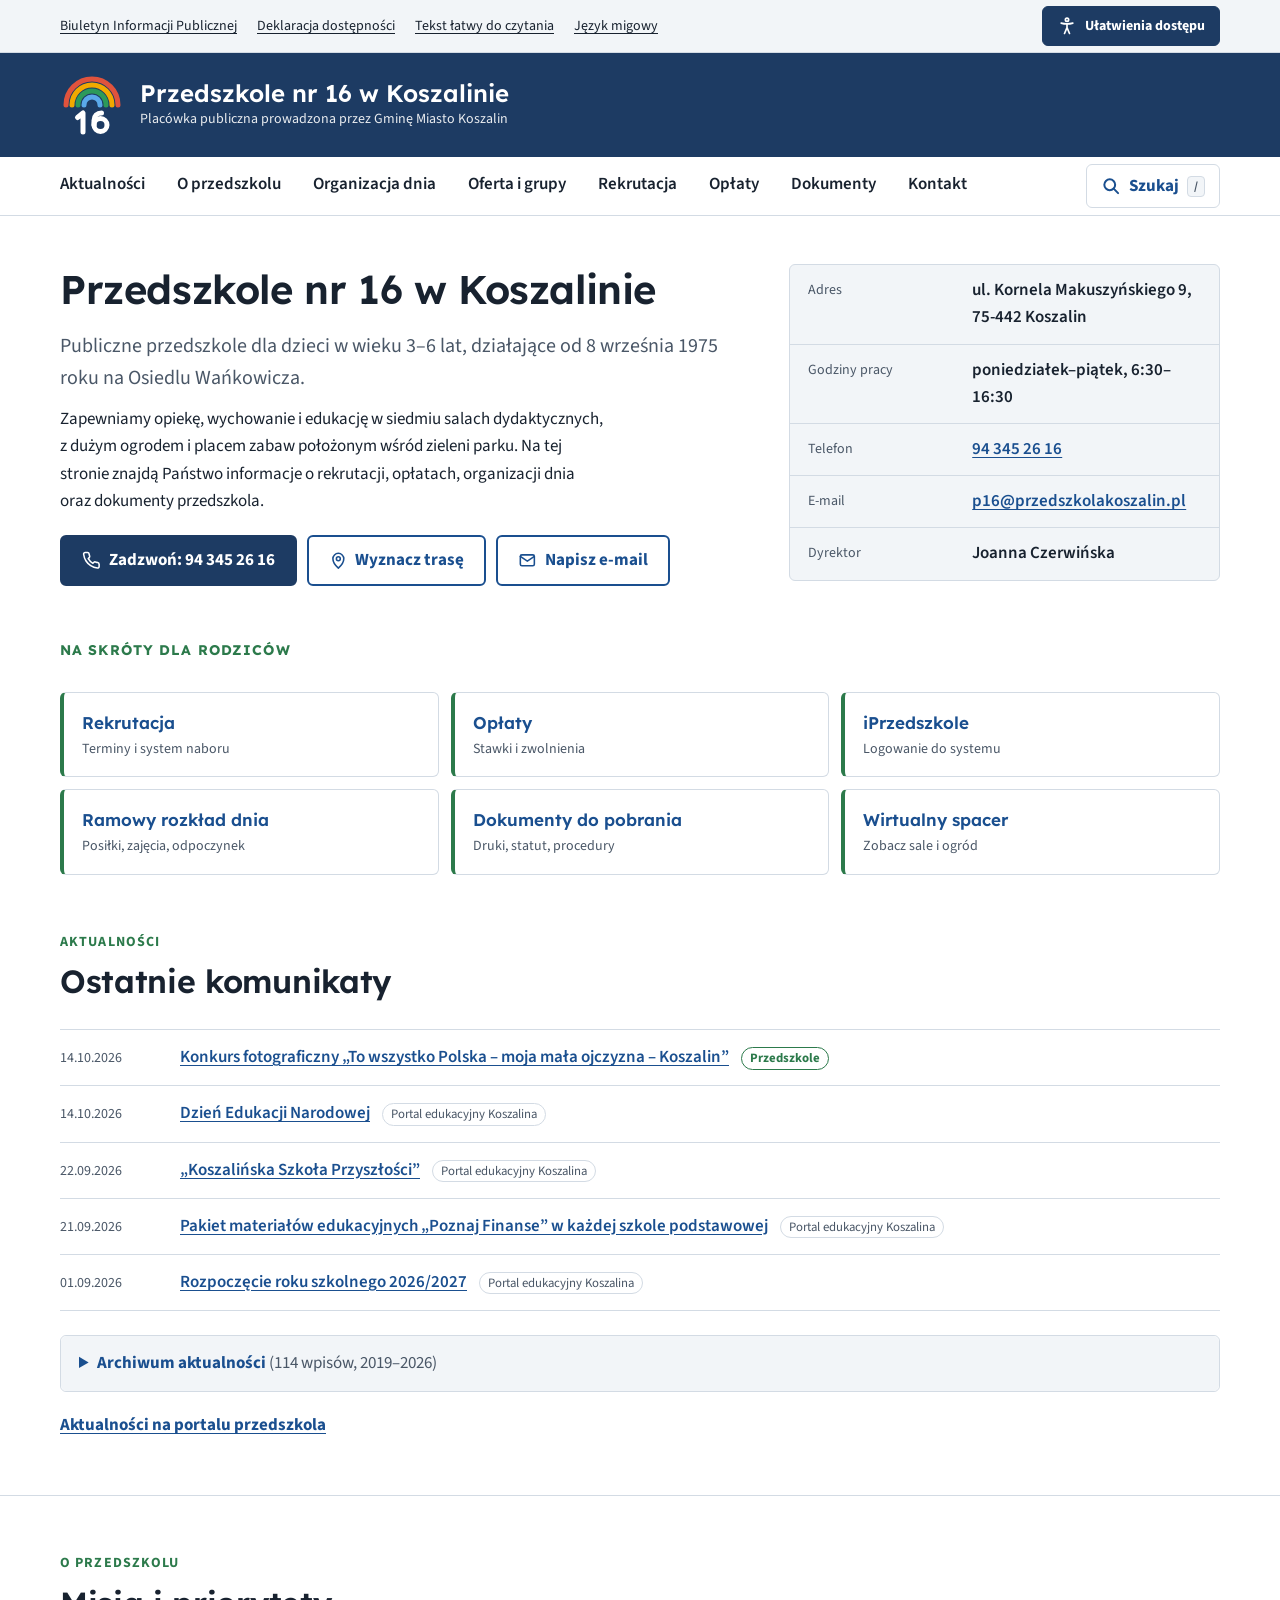
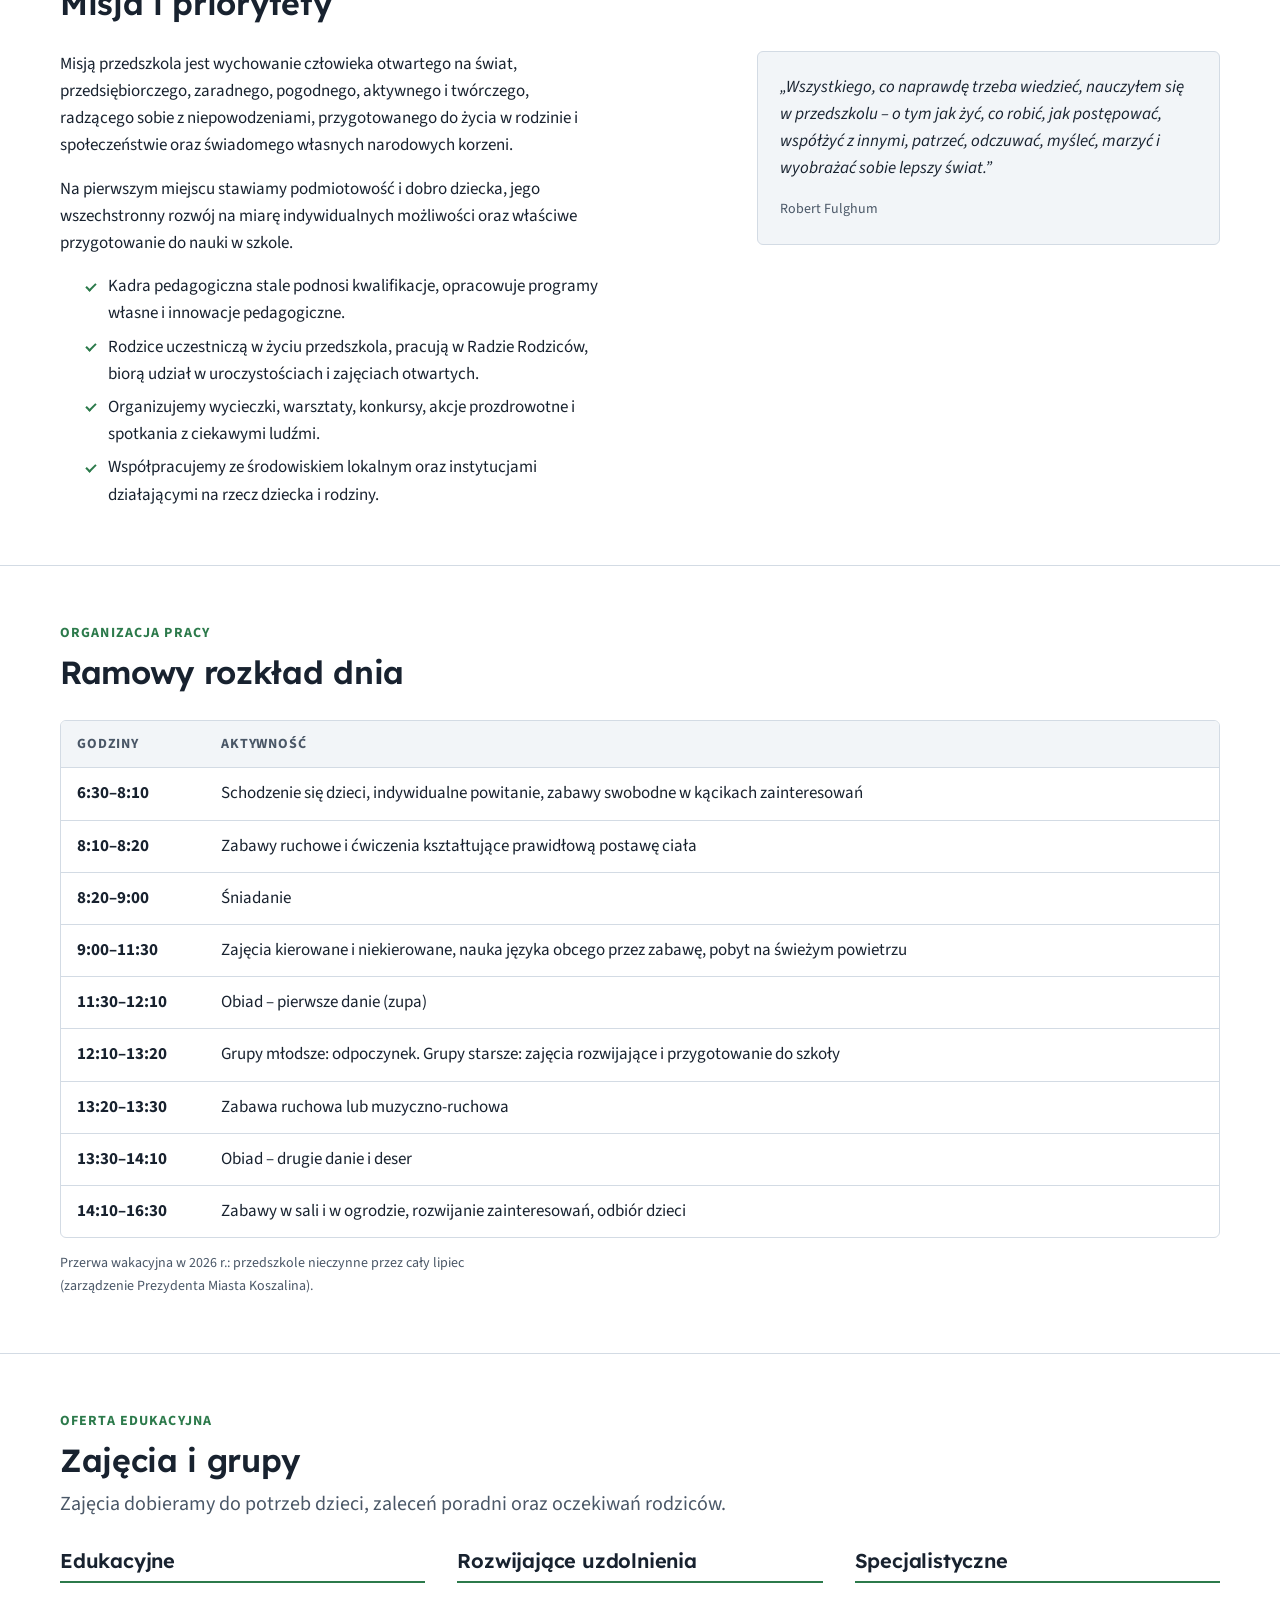
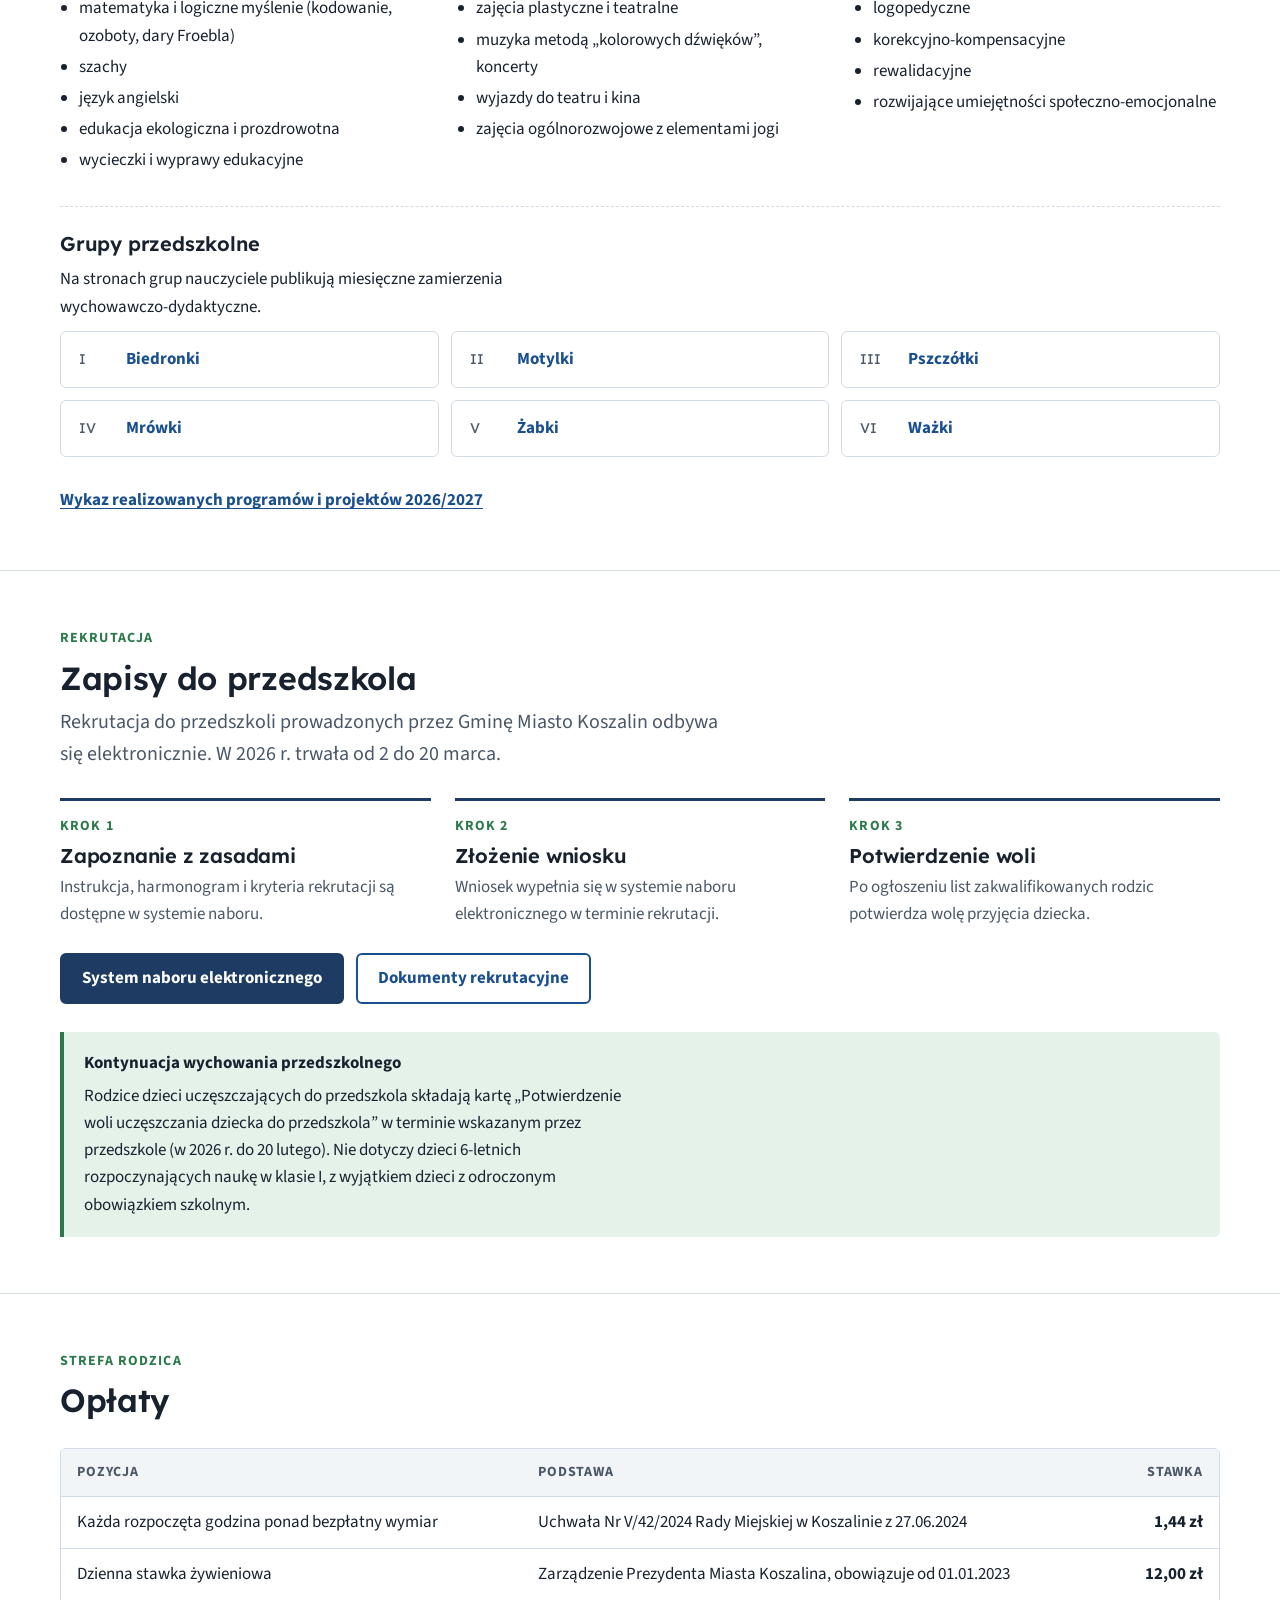
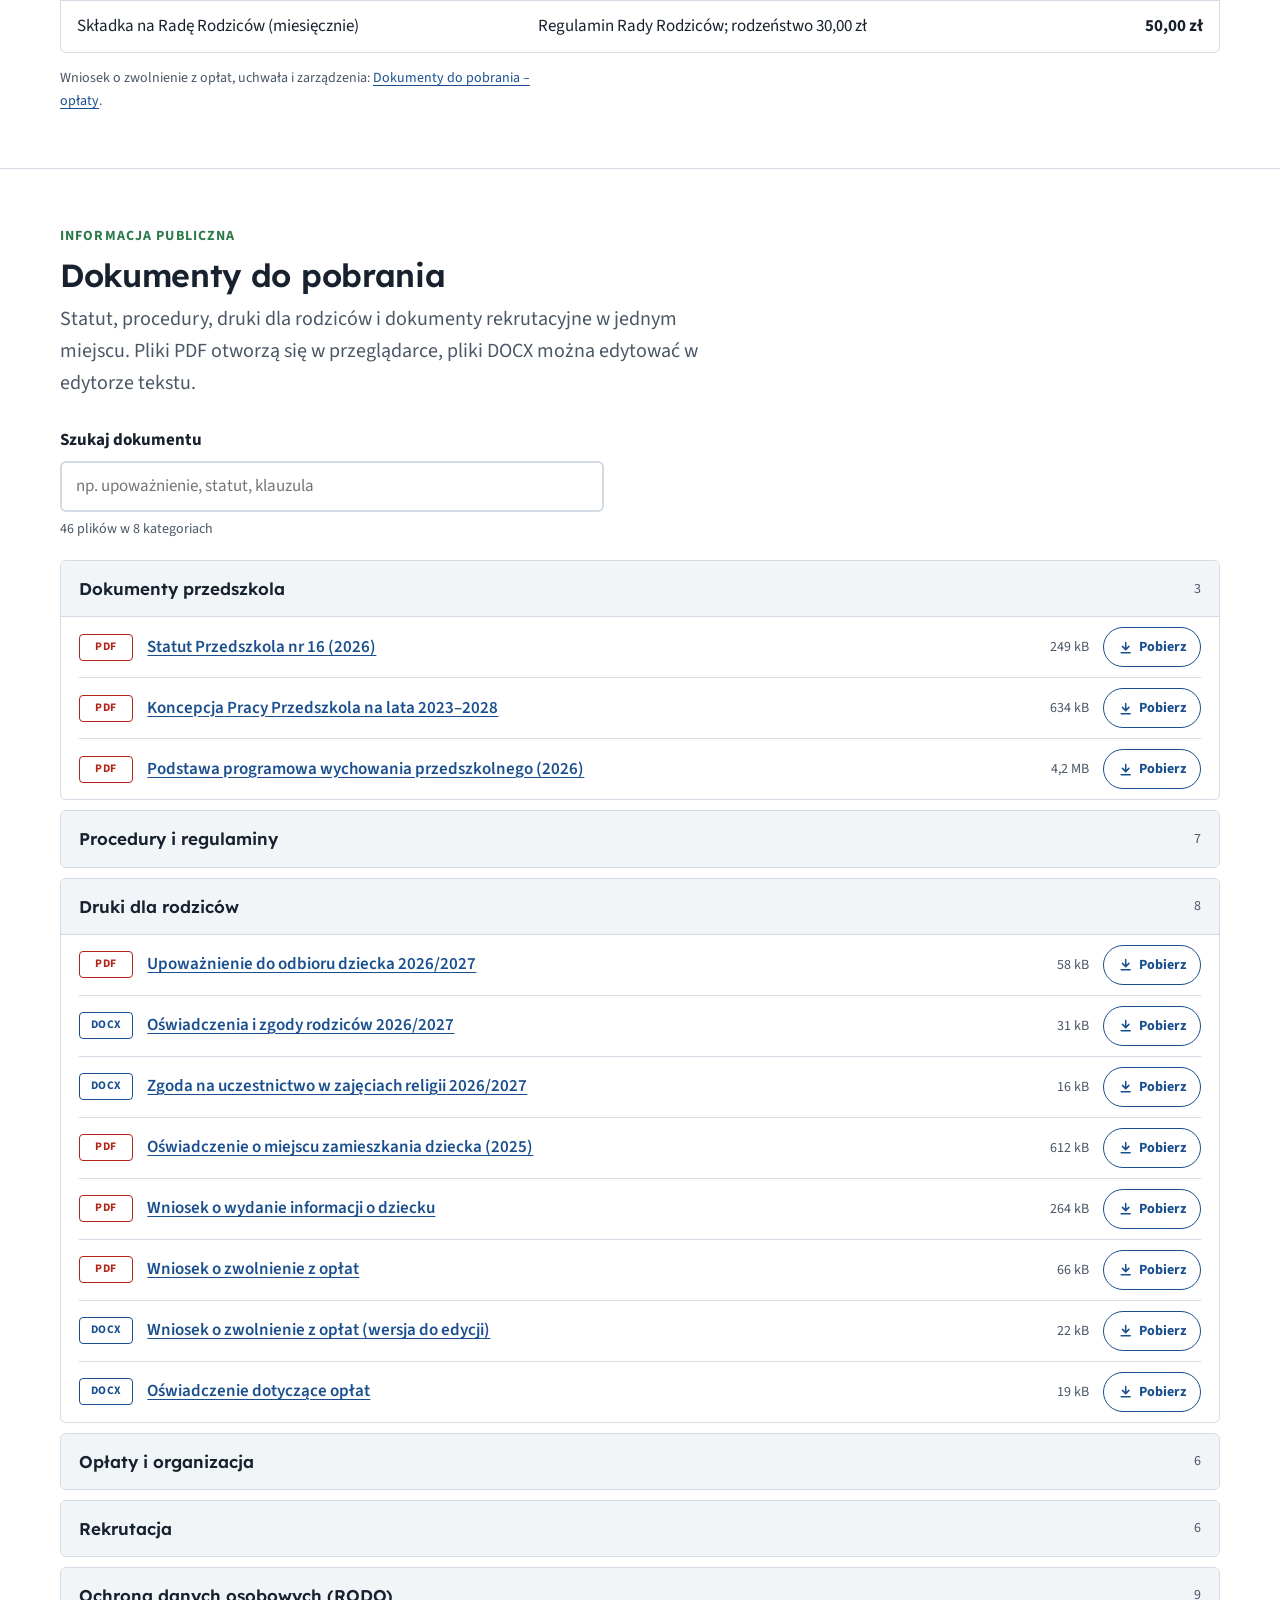
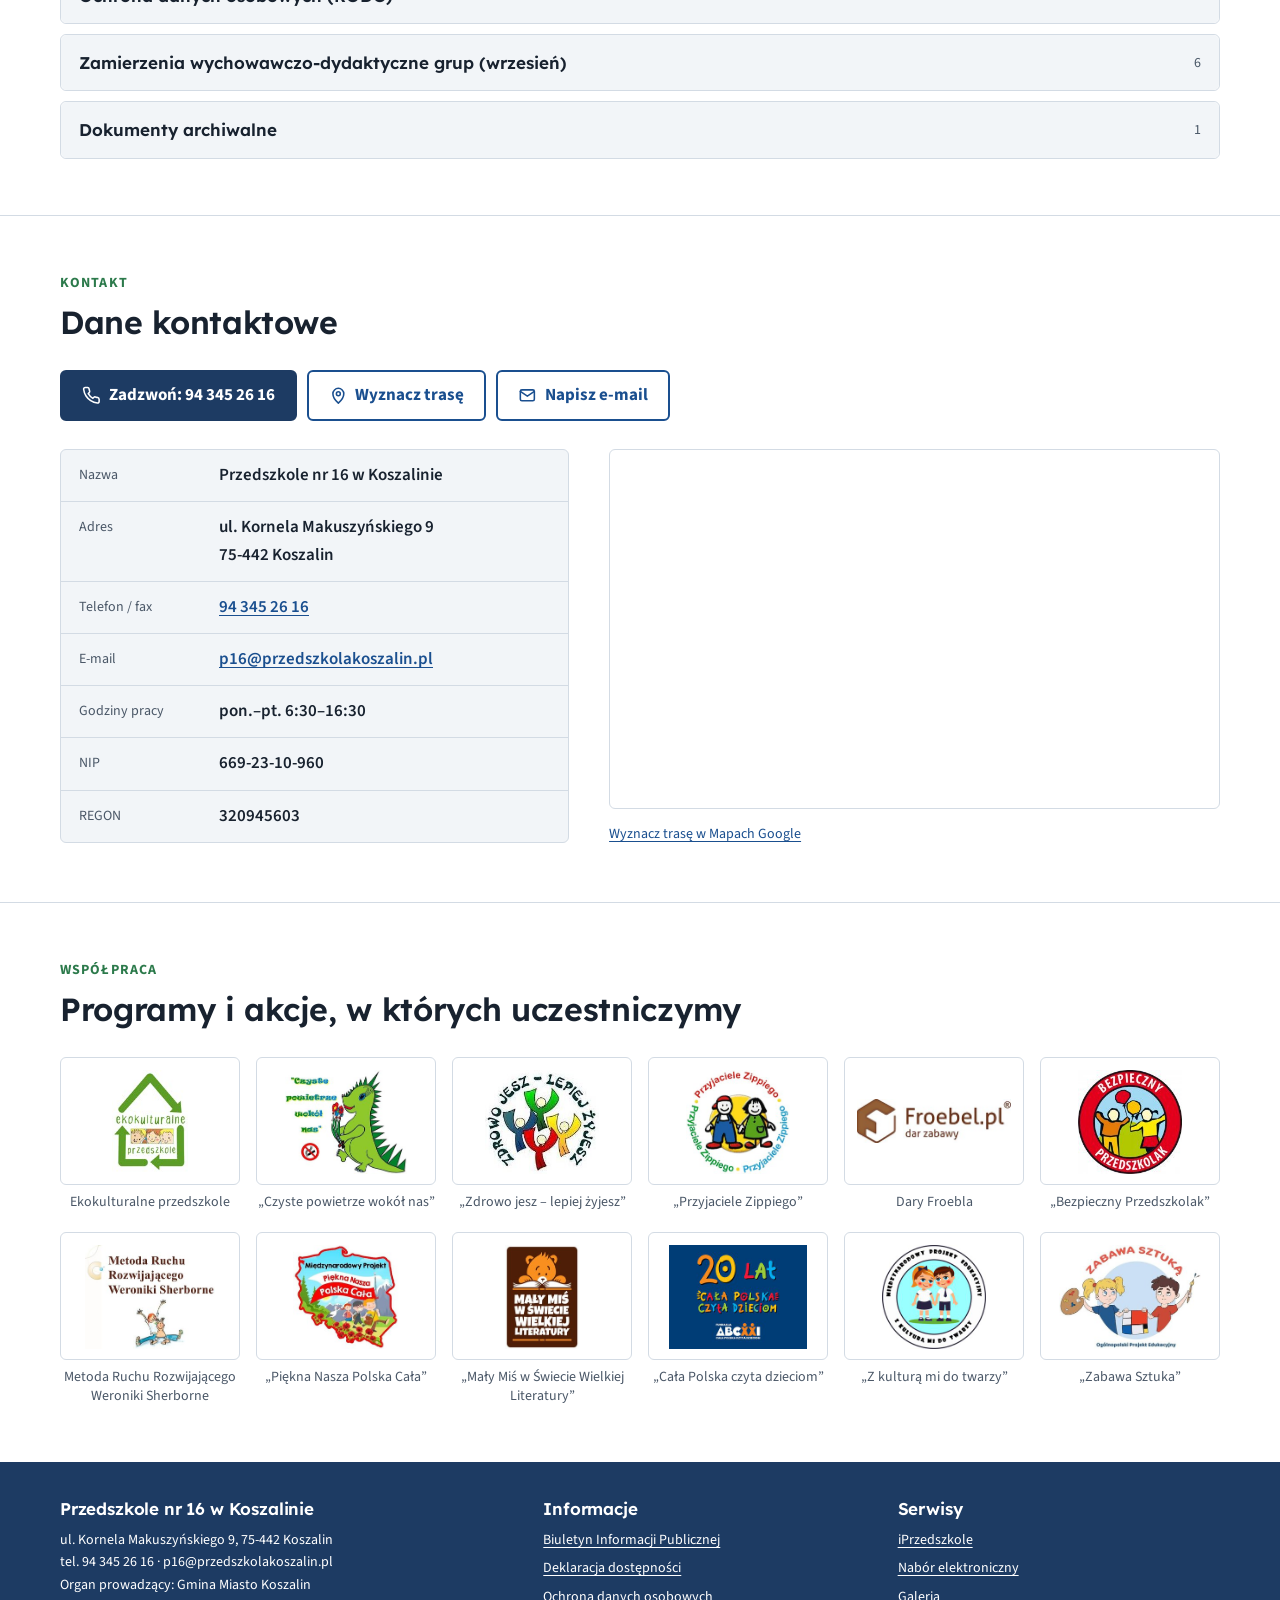
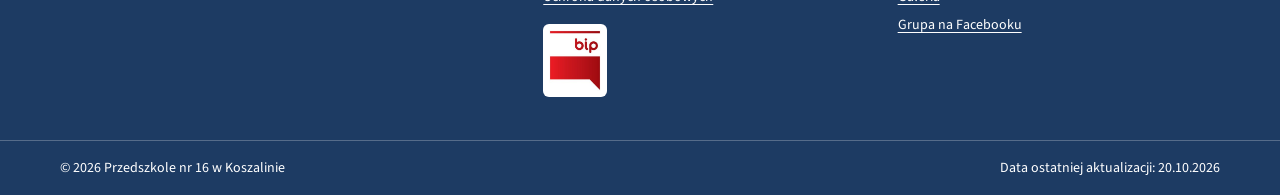
<file: index.html>
<!doctype html>
<html lang="pl">
<head>
<meta charset="utf-8">
<meta name="viewport" content="width=device-width, initial-scale=1">
<title>Przedszkole nr 16 w Koszalinie</title>
<meta name="description" content="Przedszkole nr 16 w Koszalinie – publiczne przedszkole prowadzone przez Gminę Miasto Koszalin. Rekrutacja, opłaty, organizacja dnia, dokumenty i kontakt.">
<link rel="icon" type="image/svg+xml" href="img/logo.svg">
<link rel="preconnect" href="https://fonts.googleapis.com">
<link rel="preconnect" href="https://fonts.gstatic.com" crossorigin>
<link href="https://fonts.googleapis.com/css2?family=Atkinson+Hyperlegible+Next:wght@400;700&family=Lexend:wght@500;600;700&family=Source+Sans+3:wght@400;600;700&display=swap" rel="stylesheet">
<script src="assets/prefs.js"></script>
<link rel="stylesheet" href="assets/style.css">
</head>
<body>

<a class="skip" href="#tresc">Przejdź do treści</a>

<div class="util" id="top">
  <div class="wrap">
    <nav class="util-links" aria-label="Informacje i dostępność">
    <ul>
      <li><a href="http://pm16.koszalin.ibip.pl/public/" target="_blank" rel="noopener">Biuletyn Informacji Publicznej</a></li>
      <li><a href="deklaracja-dostepnosci.html">Deklaracja dostępności</a></li>
      <li><a href="tekst-latwy.html">Tekst łatwy do czytania</a></li>
      <li><a href="jezyk-migowy.html">Język migowy</a></li>
    </ul>
    </nav>
    <button type="button" class="a11y-toggle" id="a11y-toggle" aria-expanded="false" aria-controls="a11y-panel"><svg viewBox="0 0 24 24" aria-hidden="true" focusable="false" fill="none" stroke="currentColor" stroke-width="2" stroke-linecap="round" stroke-linejoin="round"><circle cx="12" cy="4.5" r="2"/><path d="M5 8.5c2.3.7 4.6 1 7 1s4.7-.3 7-1M12 9.5v4.5m0 0-3 7m3-7 3 7"/></svg>Ułatwienia dostępu</button>
  </div>
  <div class="a11y-panel" id="a11y-panel" hidden>
    <div class="wrap">
      <h2 class="sr-only">Ułatwienia dostępu</h2>
      <div class="a11y-opt" role="group" aria-labelledby="a11y-fs-label">
        <span id="a11y-fs-label">Wielkość tekstu</span>
        <div class="a11y-btns">
          <button type="button" data-fs="0" aria-pressed="true">A<span class="sr-only"> – normalny tekst</span></button>
          <button type="button" data-fs="1" class="fs1" aria-pressed="false">A+<span class="sr-only"> – większy tekst</span></button>
          <button type="button" data-fs="2" class="fs2" aria-pressed="false">A++<span class="sr-only"> – największy tekst</span></button>
        </div>
      </div>
      <div class="a11y-opt">
        <span id="a11y-more-label">Wygląd i czytanie</span>
        <div class="a11y-btns" role="group" aria-labelledby="a11y-more-label">
          <button type="button" data-pref="contrast" aria-pressed="false">Wysoki kontrast</button>
          <button type="button" data-pref="spacing" aria-pressed="false">Większe odstępy</button>
          <button type="button" data-pref="links" aria-pressed="false">Podkreśl linki</button>
          <button type="button" data-pref="font" aria-pressed="false">Czytelna czcionka</button>
        </div>
      </div>
      <div class="a11y-opt a11y-end">
        <button type="button" class="a11y-reset" id="a11y-reset">Przywróć domyślne</button>
        <button type="button" class="a11y-close" id="a11y-close">Zamknij</button>
      </div>
    </div>
  </div>
</div>

<header class="masthead">
  <div class="wrap">
    <a class="inst" href="#tresc">
      <svg class="inst-mark" viewBox="0 0 64 64" aria-hidden="true" focusable="false"><g fill="none" stroke-width="5" stroke-linecap="round" stroke-linejoin="round"><path d="M6 32A26 26 0 0 1 58 32" stroke="#e0533d"/><path d="M12 32A20 20 0 0 1 52 32" stroke="#f2a900"/><path d="M18 32A14 14 0 0 1 46 32" stroke="#2c9a5a"/><path d="M24 32A8 8 0 0 1 40 32" stroke="#5aa9ea"/><g stroke="currentColor"><path d="M17.5 44.5 23 40v19"/><circle cx="40.5" cy="52" r="6.5"/><path d="M34 52v-4.5c0-4.5 3-7.5 7.5-7.5"/></g></g></svg>
      <span class="inst-name">
        <strong>Przedszkole nr 16 w Koszalinie</strong>
        <small>Placówka publiczna prowadzona przez Gminę Miasto Koszalin</small>
      </span>
    </a>
    <div class="mast-actions">
      <button class="search-btn search-btn-mast" type="button" data-open-search aria-haspopup="dialog"><svg viewBox="0 0 24 24" aria-hidden="true" focusable="false" fill="none" stroke="currentColor" stroke-width="2.4" stroke-linecap="round"><circle cx="10.5" cy="10.5" r="6.5"/><path d="m15.5 15.5 5 5"/></svg><span>Szukaj</span></button>
      <button class="menu-btn" type="button" id="menu-btn" aria-expanded="false" aria-controls="menu">Menu</button>
    </div>
  </div>
</header>

<nav class="main" id="menu" aria-label="Menu główne">
  <div class="wrap">
    <ul>
      <li><a href="#aktualnosci">Aktualności</a></li>
      <li><a href="#o-przedszkolu">O przedszkolu</a></li>
      <li><a href="#organizacja">Organizacja dnia</a></li>
      <li><a href="#oferta">Oferta i grupy</a></li>
      <li><a href="#rekrutacja">Rekrutacja</a></li>
      <li><a href="#oplaty">Opłaty</a></li>
      <li><a href="#dokumenty">Dokumenty</a></li>
      <li><a href="#kontakt">Kontakt</a></li>
      <li class="nav-search"><button class="search-btn search-btn-nav" type="button" data-open-search aria-haspopup="dialog" aria-keyshortcuts="/"><svg viewBox="0 0 24 24" aria-hidden="true" focusable="false" fill="none" stroke="currentColor" stroke-width="2.4" stroke-linecap="round"><circle cx="10.5" cy="10.5" r="6.5"/><path d="m15.5 15.5 5 5"/></svg>Szukaj <kbd>/</kbd></button></li>
    </ul>
  </div>
</nav>

<main id="tresc" tabindex="-1">
  <div class="wrap">
    <div class="intro" data-keywords="godziny otwarcia telefon adres dyrektor kontakt" data-section="Strona główna">
      <div>
        <h1>Przedszkole nr 16 w Koszalinie</h1>
        <p class="lede">Publiczne przedszkole dla dzieci w wieku 3–6 lat, działające od 8 września 1975 roku na Osiedlu Wańkowicza.</p>
        <p>Zapewniamy opiekę, wychowanie i edukację w siedmiu salach dydaktycznych, z dużym ogrodem i placem zabaw położonym wśród zieleni parku. Na tej stronie znajdą Państwo informacje o rekrutacji, opłatach, organizacji dnia oraz dokumenty przedszkola.</p>
        <div class="quick-actions"><a class="btn" href="tel:+48943452616"><svg class="ico" viewBox="0 0 24 24" aria-hidden="true" fill="none" stroke="currentColor" stroke-width="2" stroke-linecap="round" stroke-linejoin="round"><path d="M22 16.9v3a2 2 0 0 1-2.2 2 19.8 19.8 0 0 1-8.6-3.1 19.5 19.5 0 0 1-6-6A19.8 19.8 0 0 1 2.1 4.2 2 2 0 0 1 4.1 2h3a2 2 0 0 1 2 1.7c.1.9.4 1.8.7 2.7a2 2 0 0 1-.5 2.1L8 9.8a16 16 0 0 0 6 6l1.3-1.3a2 2 0 0 1 2.1-.4c.9.3 1.8.6 2.7.7a2 2 0 0 1 1.7 2z"/></svg>Zadzwoń: 94 345 26 16</a><a class="btn secondary" href="https://www.google.com/maps/search/?api=1&amp;query=Przedszkole+nr+16+Kornela+Makuszy%C5%84skiego+9+Koszalin" target="_blank" rel="noopener"><svg class="ico" viewBox="0 0 24 24" aria-hidden="true" fill="none" stroke="currentColor" stroke-width="2" stroke-linecap="round" stroke-linejoin="round"><path d="M12 22s7-6.1 7-12a7 7 0 0 0-14 0c0 5.9 7 12 7 12z"/><circle cx="12" cy="10" r="2.5"/></svg>Wyznacz trasę</a><a class="btn secondary" href="mailto:p16@przedszkolakoszalin.pl"><svg class="ico" viewBox="0 0 24 24" aria-hidden="true" fill="none" stroke="currentColor" stroke-width="2" stroke-linecap="round" stroke-linejoin="round"><rect x="3" y="5" width="18" height="14" rx="2"/><path d="m3 7 9 6 9-6"/></svg>Napisz e-mail</a></div>
      </div>
      <dl class="facts" aria-label="Najważniejsze informacje">
        <div><dt>Adres</dt><dd>ul. Kornela Makuszyńskiego 9, 75-442 Koszalin</dd></div>
        <div><dt>Godziny pracy</dt><dd>poniedziałek–piątek, 6:30–16:30</dd></div>
        <div><dt>Telefon</dt><dd><a href="tel:+48943452616">94 345 26 16</a></dd></div>
        <div><dt>E-mail</dt><dd><a href="mailto:p16@przedszkolakoszalin.pl">p16@przedszkolakoszalin.pl</a></dd></div>
        <div><dt>Dyrektor</dt><dd>Joanna Czerwińska</dd></div>
      </dl>
    </div>

    <h2 class="kicker" id="na-skroty">Na skróty dla rodziców</h2>
    <ul class="quick" aria-labelledby="na-skroty">
      <li><a href="#rekrutacja"><strong>Rekrutacja</strong><span>Terminy i system naboru</span></a></li>
      <li><a href="#oplaty"><strong>Opłaty</strong><span>Stawki i zwolnienia</span></a></li>
      <li><a href="https://iprzedszkole.eduportal.koszalin.pl/Authentication/WyborPanel.aspx" target="_blank" rel="noopener"><strong>iPrzedszkole</strong><span>Logowanie do systemu</span></a></li>
      <li><a href="#organizacja"><strong>Ramowy rozkład dnia</strong><span>Posiłki, zajęcia, odpoczynek</span></a></li>
      <li><a href="#dokumenty"><strong>Dokumenty do pobrania</strong><span>Druki, statut, procedury</span></a></li>
      <li><a href="https://my.matterport.com/show/?m=dhJuXBP8sXi" target="_blank" rel="noopener"><strong>Wirtualny spacer</strong><span>Zobacz sale i ogród</span></a></li>
    </ul>
  </div>

  <section id="aktualnosci" data-keywords="news komunikat ogłoszenie informacja wydarzenie konkurs" aria-labelledby="h-aktualnosci">
    <div class="wrap">
      <div class="sec-head">
        <p class="kicker">Aktualności</p>
        <h2 id="h-aktualnosci">Ostatnie komunikaty</h2>
      </div>
      <ul class="news">
        <li><time datetime="2026-10-14">14.10.2026</time><div><a href="https://p16.eduportal.koszalin.pl/pl/art/konkurs-fotograficzny-to-wszystko-polska-moja-mala-ojczyzna-koszalin.5885.html" target="_blank" rel="noopener">Konkurs fotograficzny „To wszystko Polska – moja mała ojczyzna – Koszalin”</a><span class="src own">Przedszkole</span></div></li>
        <li><time datetime="2026-10-14">14.10.2026</time><div><a href="https://www.eduportal.koszalin.pl/pl/art/dzien-edukacji-narodowej.5883.html" target="_blank" rel="noopener">Dzień Edukacji Narodowej</a><span class="src">Portal edukacyjny Koszalina</span></div></li>
        <li><time datetime="2026-09-22">22.09.2026</time><div><a href="https://www.eduportal.koszalin.pl/pl/art/koszalinska-szkola-przyszlosci.5823.html" target="_blank" rel="noopener">„Koszalińska Szkoła Przyszłości”</a><span class="src">Portal edukacyjny Koszalina</span></div></li>
        <li><time datetime="2026-09-21">21.09.2026</time><div><a href="https://www.eduportal.koszalin.pl/pl/art/pakiet-materialow-edukacyjnych-poznaj-finanse-w-kazdej-szkole-podstawowej.5821.html" target="_blank" rel="noopener">Pakiet materiałów edukacyjnych „Poznaj Finanse” w każdej szkole podstawowej</a><span class="src">Portal edukacyjny Koszalina</span></div></li>
        <li><time datetime="2026-09-01">01.09.2026</time><div><a href="https://www.eduportal.koszalin.pl/pl/art/rozpoczecie-roku-szkolonego-2026-2027.5779.html" target="_blank" rel="noopener">Rozpoczęcie roku szkolnego 2026/2027</a><span class="src">Portal edukacyjny Koszalina</span></div></li>
      </ul>
      <details class="archive">
        <summary>Archiwum aktualności <span>(114 wpisów, 2019–2026)</span></summary>
        <h3>2026</h3>
        <ul class="news">
          <li><time datetime="2026-07-20">20.07.2026</time><div><a href="https://www.eduportal.koszalin.pl/pl/art/nieodplatne-przekazanie-sprzetu-w-ramach-kpo-wskaznik-c12l-14-zestawow-do-nauczania-zdalnego-dla-szkoly-prowadzonej-przez-gmine-miasto-koszalin.5762.html" target="_blank" rel="noopener">Nieodpłatne przekazanie sprzętu w ramach KPO wskaźnik C12L – 14 zestawów do nauczania zdalnego dla szkoły prowadzonej przez Gminę Miasto Koszalin</a><span class="src">Portal edukacyjny Koszalina</span></div></li>
          <li><time datetime="2026-03-30">30.03.2026</time><div><a href="https://www.eduportal.koszalin.pl/pl/art/informator-o-szkolach-ponadpodstawowych-dla-ktorych-organem-prowadzacym-jest-gmina-miasto-koszalin-2026-2027.5515.html" target="_blank" rel="noopener">Informator o szkołach ponadpodstawowych, dla których organem prowadzącym jest Gmina Miasto Koszalin 2026/2027</a><span class="src">Portal edukacyjny Koszalina</span></div></li>
          <li><time datetime="2026-03-19">19.03.2026</time><div><a href="https://www.eduportal.koszalin.pl/pl/art/zaproszenie-na-koszalinskie-targi-edukacyjne-dla-uczniow-szkol-podstawowych.5471.html" target="_blank" rel="noopener">Zaproszenie na Koszalińskie Targi Edukacyjne dla uczniów szkół podstawowych</a><span class="src">Portal edukacyjny Koszalina</span></div></li>
          <li><time datetime="2026-03-05">05.03.2026</time><div><a href="https://www.eduportal.koszalin.pl/pl/art/wyjscie-z-klasa-przedsiewziecie-men.5438.html" target="_blank" rel="noopener">„Wyjście z klasą” przedsięwzięcie MEN</a><span class="src">Portal edukacyjny Koszalina</span></div></li>
          <li><time datetime="2026-02-21">21.02.2026</time><div><a href="https://www.eduportal.koszalin.pl/pl/art/dni-otwarte-w-koszalinskich-przedszkolach.5351.html" target="_blank" rel="noopener">Dni Otwarte w koszalińskich przedszkolach</a><span class="src">Portal edukacyjny Koszalina</span></div></li>
          <li><time datetime="2026-02-18">18.02.2026</time><div><a href="https://www.eduportal.koszalin.pl/pl/art/uroczyste-otwarcie-strzelnicy-wirtualnej.5390.html" target="_blank" rel="noopener">Uroczyste otwarcie strzelnicy wirtualnej</a><span class="src">Portal edukacyjny Koszalina</span></div></li>
          <li><time datetime="2026-01-16">16.01.2026</time><div><a href="https://www.eduportal.koszalin.pl/pl/art/ogloszenie-o-otwartym-konkursie-ofert.5316.html" target="_blank" rel="noopener">Ogłoszenie o otwartym konkursie ofert</a><span class="src">Portal edukacyjny Koszalina</span></div></li>
          <li><time datetime="2026-01-05">05.01.2026</time><div><a href="https://p16.eduportal.koszalin.pl/pl/art/wirtualny-spacer-po-naszym-przedszkolu.5288.html" target="_blank" rel="noopener">Wirtualny spacer po naszym przedszkolu</a><span class="src own">Przedszkole</span></div></li>
        </ul>
        <h3>2024</h3>
        <ul class="news">
          <li><time datetime="2024-10-14">14.10.2024</time><div><a href="https://www.eduportal.koszalin.pl/pl/art/zyczenia-z-okazji-dnia-edukacji-narodowej.4228.html" target="_blank" rel="noopener">Życzenia z okazji Dnia Edukacji Narodowej</a><span class="src">Portal edukacyjny Koszalina</span></div></li>
          <li><time datetime="2024-09-03">03.09.2024</time><div><a href="https://p16.eduportal.koszalin.pl/pl/art/wazna-informacja.4112.html" target="_blank" rel="noopener">Ważna informacja!</a><span class="src own">Przedszkole</span></div></li>
          <li><time datetime="2024-08-30">30.08.2024</time><div><a href="https://www.eduportal.koszalin.pl/pl/art/uroczystosc-wreczenia-nauczycielom-aktow-nadania-stopnia-awansu-zawodowego-nauczyciela-mianowanego.4107.html" target="_blank" rel="noopener">Uroczystość wręczenia nauczycielom aktów nadania stopnia awansu zawodowego nauczyciela mianowanego</a><span class="src">Portal edukacyjny Koszalina</span></div></li>
          <li><time datetime="2024-08-29">29.08.2024</time><div><a href="https://www.eduportal.koszalin.pl/pl/art/wyniki-egzaminu-maturalnego-w-roku-2024.4106.html" target="_blank" rel="noopener">Wyniki egzaminu maturalnego w roku 2024</a><span class="src">Portal edukacyjny Koszalina</span></div></li>
          <li><time datetime="2024-08-17">17.08.2024</time><div><a href="https://p16.eduportal.koszalin.pl/pl/art/standardy-ochrony-maloletnich.3098.html" target="_blank" rel="noopener">Standardy Ochrony Małoletnich</a><span class="src own">Przedszkole</span></div></li>
          <li><time datetime="2024-08-06">06.08.2024</time><div><a href="https://www.eduportal.koszalin.pl/pl/art/informacja-nt-obowiazku-szkolnego-i-obowiazku-nauki-w-polsce-dla-uczniow-z-ukrainy.3087.html" target="_blank" rel="noopener">Informacja nt. obowiązku szkolnego i obowiązku nauki w Polsce dla uczniów z Ukrainy</a><span class="src">Portal edukacyjny Koszalina</span></div></li>
          <li><time datetime="2024-06-20">20.06.2024</time><div><a href="https://www.eduportal.koszalin.pl/pl/art/wreczenie-nagrod-prezydenta-miasta-koszalina-dla-uczniow-20-czerwca-2024-r.3064.html" target="_blank" rel="noopener">Wręczenie Nagród Prezydenta Miasta Koszalina dla uczniów - 20 czerwca 2024 r.</a><span class="src">Portal edukacyjny Koszalina</span></div></li>
          <li><time datetime="2024-05-23">23.05.2024</time><div><a href="https://p16.eduportal.koszalin.pl/pl/art/funkcjonowanie-przedszkola-w-wakacje.2961.html" target="_blank" rel="noopener">Funkcjonowanie przedszkola w wakacje</a><span class="src own">Przedszkole</span></div></li>
          <li><time datetime="2024-05-12">12.05.2024</time><div><a href="https://p16.eduportal.koszalin.pl/pl/art/podsumowanie-ii-modulu-projektu-matematycznie-zakreceni.2919.html" target="_blank" rel="noopener">Podsumowanie II modułu projektu "Matematycznie zakręceni"</a><span class="src own">Przedszkole</span></div></li>
          <li><time datetime="2024-05-07">07.05.2024</time><div><a href="https://p16.eduportal.koszalin.pl/pl/art/festyn-baw-sie-razem-z-nami.2910.html" target="_blank" rel="noopener">Festyn "Baw się razem z nami"</a><span class="src own">Przedszkole</span></div></li>
          <li><time datetime="2024-05-07">07.05.2024</time><div><a href="https://p16.eduportal.koszalin.pl/pl/art/ogolnopolska-konferencja-naukowo-metodyczna-pt-dzieciecy-swiat-matematyki-od-teorii-do-praktyki-matematyka-w-dzialaniu.2909.html" target="_blank" rel="noopener">Ogólnopolska Konferencja Naukowo-Metodyczna pt. „Dziecięcy świat matematyki, od teorii do praktyki”. Matematyka w działaniu.</a><span class="src own">Przedszkole</span></div></li>
          <li><time datetime="2024-04-24">24.04.2024</time><div><a href="https://p16.eduportal.koszalin.pl/pl/art/podsumowanie-v-edycji-ogolnopolskiego-konkursu-fotograficznego-pt-rodzina-razem-w-kuchni.2884.html" target="_blank" rel="noopener">Podsumowanie V edycji ogólnopolskiego konkursu fotograficznego pt. "Rodzina razem w kuchni"</a><span class="src own">Przedszkole</span></div></li>
          <li><time datetime="2024-04-24">24.04.2024</time><div><a href="https://p16.eduportal.koszalin.pl/pl/art/xv-wiosenny-festiwal-kultury-ekologicznej-w-sianowie.2885.html" target="_blank" rel="noopener">XV Wiosenny Festiwal Kultury Ekologicznej w Sianowie</a><span class="src own">Przedszkole</span></div></li>
          <li><time datetime="2024-04-18">18.04.2024</time><div><a href="https://p16.eduportal.koszalin.pl/pl/art/zarzadzenie-prezydenta-o-przerwie-wakacyjnej.2857.html" target="_blank" rel="noopener">Zarządzenie Prezydenta o przerwie wakacyjnej</a><span class="src own">Przedszkole</span></div></li>
          <li><time datetime="2024-04-11">11.04.2024</time><div><a href="https://p16.eduportal.koszalin.pl/pl/art/podsumowanie-v-edycji-konkursu-fotograficznego-razem-w-kuchni.2838.html" target="_blank" rel="noopener">Podsumowanie V edycji konkursu fotograficznego "Razem w kuchni"</a><span class="src own">Przedszkole</span></div></li>
          <li><time datetime="2024-03-29">29.03.2024</time><div><a href="https://www.eduportal.koszalin.pl/pl/art/rozstrzygniecie-konkursu-ofert-na-realizacje-zadania-publicznego-z-zakresu-zapewnienia-wychowania-przedszkolnego.2821.html" target="_blank" rel="noopener">Rozstrzygnięcie konkursu ofert na realizację zadania publicznego z zakresu zapewnienia wychowania przedszkolnego</a><span class="src">Portal edukacyjny Koszalina</span></div></li>
          <li><time datetime="2024-03-27">27.03.2024</time><div><a href="https://www.eduportal.koszalin.pl/pl/art/zyczenia-wielkanocne.2809.html" target="_blank" rel="noopener">Życzenia Wielkanocne</a><span class="src">Portal edukacyjny Koszalina</span></div></li>
          <li><time datetime="2024-03-25">25.03.2024</time><div><a href="https://p16.eduportal.koszalin.pl/pl/art/raport-dysleksja-w-polsce-2023r.2791.html" target="_blank" rel="noopener">Raport "Dysleksja w Polsce 2023r."</a><span class="src own">Przedszkole</span></div></li>
          <li><time datetime="2024-02-09">09.02.2024</time><div><a href="https://www.eduportal.koszalin.pl/pl/art/ogloszenie-o-otwartym-konkursie-ofert.2648.html" target="_blank" rel="noopener">Ogłoszenie o otwartym konkursie ofert</a><span class="src">Portal edukacyjny Koszalina</span></div></li>
          <li><time datetime="2024-01-30">30.01.2024</time><div><a href="https://www.eduportal.koszalin.pl/pl/art/budowa-skoczni-do-skoku-w-dal-przy-szkole-podstawowej-nr-6-im-narodowego-swieta-niepodleglosci-w-koszalinie-w-roku-2023.3099.html" target="_blank" rel="noopener">Budowa skoczni do skoku w dal przy Szkole Podstawowej nr 6 im. Narodowego Święta Niepodległości w Koszalinie w roku 2023</a><span class="src">Portal edukacyjny Koszalina</span></div></li>
          <li><time datetime="2024-01-30">30.01.2024</time><div><a href="https://www.eduportal.koszalin.pl/pl/art/rekrutacja-do-przedszkoli-i-klas-pierwszych-szkol-podstawowych-na-rok-szkolny-2024-2025.2635.html" target="_blank" rel="noopener">Rekrutacja do przedszkoli i klas pierwszych szkół podstawowych na rok szkolny 2024/2025</a><span class="src">Portal edukacyjny Koszalina</span></div></li>
          <li><time datetime="2024-01-22">22.01.2024</time><div><a href="https://www.eduportal.koszalin.pl/pl/art/ranking-miesiecznika-perspektywy-2024.2627.html" target="_blank" rel="noopener">Ranking miesięcznika "Perspektywy" 2024</a><span class="src">Portal edukacyjny Koszalina</span></div></li>
          <li><time datetime="2024-01-19">19.01.2024</time><div><a href="https://www.eduportal.koszalin.pl/pl/art/zaproszenie-na-seminarium-pt-szczescie-w-szkole.2626.html" target="_blank" rel="noopener">Zaproszenie na seminarium pt. "Szczęście w szkole"</a><span class="src">Portal edukacyjny Koszalina</span></div></li>
        </ul>
        <h3>2023</h3>
        <ul class="news">
          <li><time datetime="2023-12-19">19.12.2023</time><div><a href="https://www.eduportal.koszalin.pl/pl/art/pomoc-psychologiczno-psychiatryczna-dla-dzieci-i-mlodziezy.2583.html" target="_blank" rel="noopener">Pomoc psychologiczno-psychiatryczna dla dzieci i młodzieży</a><span class="src">Portal edukacyjny Koszalina</span></div></li>
          <li><time datetime="2023-12-11">11.12.2023</time><div><a href="https://www.eduportal.koszalin.pl/pl/art/wstrzymal-slonce-ruszyl-ziemie-konkurs-wiedzy-o-mikolaju-koperniku.2562.html" target="_blank" rel="noopener">”Wstrzymał Słońce, ruszył Ziemię” - konkurs wiedzy o Mikołaju Koperniku</a><span class="src">Portal edukacyjny Koszalina</span></div></li>
          <li><time datetime="2023-11-21">21.11.2023</time><div><a href="https://www.eduportal.koszalin.pl/pl/art/miejski-plan-adaptacji-do-zmian-klimatu.2510.html" target="_blank" rel="noopener">Miejski Plan Adaptacji do zmian klimatu</a><span class="src">Portal edukacyjny Koszalina</span></div></li>
          <li><time datetime="2023-11-07">07.11.2023</time><div><a href="https://www.eduportal.koszalin.pl/pl/art/granty-na-realizacje-zajec-pozalekcyjnych-w-roku-szkolnym-2023-2024.2467.html" target="_blank" rel="noopener">Granty na realizację zajęć pozalekcyjnych w roku szkolnym 2023/2024</a><span class="src">Portal edukacyjny Koszalina</span></div></li>
          <li><time datetime="2023-10-18">18.10.2023</time><div><a href="https://www.eduportal.koszalin.pl/pl/art/zaproszenie-na-seminarium-o-ocenianiu.2420.html" target="_blank" rel="noopener">Zaproszenie na Seminarium o ocenianiu</a><span class="src">Portal edukacyjny Koszalina</span></div></li>
          <li><time datetime="2023-10-13">13.10.2023</time><div><a href="https://www.eduportal.koszalin.pl/pl/art/zyczenia-z-okazji-dnia-edukacji-narodowej.2405.html" target="_blank" rel="noopener">Życzenia z okazji Dnia Edukacji Narodowej</a><span class="src">Portal edukacyjny Koszalina</span></div></li>
          <li><time datetime="2023-10-11">11.10.2023</time><div><a href="https://www.eduportal.koszalin.pl/pl/art/wreczenie-nagrod-prezydenta-miasta-koszalina-dla-nauczycieli-13-pazdziernika-2023-r.2396.html" target="_blank" rel="noopener">Wręczenie Nagród Prezydenta Miasta Koszalina dla nauczycieli - 13 października 2023 r</a><span class="src">Portal edukacyjny Koszalina</span></div></li>
          <li><time datetime="2023-09-27">27.09.2023</time><div><a href="https://www.eduportal.koszalin.pl/pl/art/granty-na-zajecia-pozalekcyjne-w-roku-szkolnym-2023-2024.2357.html" target="_blank" rel="noopener">Granty na zajęcia pozalekcyjne w roku szkolnym 2023/2024</a><span class="src">Portal edukacyjny Koszalina</span></div></li>
          <li><time datetime="2023-09-27">27.09.2023</time><div><a href="https://www.eduportal.koszalin.pl/pl/art/konkurs-wiedzy-i-umiejetnosci-o-mikolaju-koperniku-pod-haslem-wstrzymal-slonce-ruszyl-ziemie.2358.html" target="_blank" rel="noopener">KONKURS WIEDZY I UMIEJĘTNOŚCI O MIKOŁAJU KOPERNIKU pod hasłem ”Wstrzymał Słońce, ruszył Ziemię”</a><span class="src">Portal edukacyjny Koszalina</span></div></li>
          <li><time datetime="2023-06-15">15.06.2023</time><div><a href="https://www.eduportal.koszalin.pl/pl/art/olimpiada-matematyczna-w-przedszkolu-nr-8-w-koszalinie.2233.html" target="_blank" rel="noopener">Olimpiada Matematyczna w Przedszkolu nr 8 w Koszalinie</a><span class="src">Portal edukacyjny Koszalina</span></div></li>
          <li><time datetime="2023-05-28">28.05.2023</time><div><a href="https://p16.eduportal.koszalin.pl/pl/art/zmiana-wysokosci-oplat-za-korzystnie-z-wychowania-przedszkolnego.2194.html" target="_blank" rel="noopener">Zmiana wysokości opłat za korzystnie z wychowania przedszkolnego</a><span class="src own">Przedszkole</span></div></li>
          <li><time datetime="2023-05-22">22.05.2023</time><div><a href="https://www.eduportal.koszalin.pl/pl/art/xii-swieto-optymizmu.2175.html" target="_blank" rel="noopener">XII Święto Optymizmu</a><span class="src">Portal edukacyjny Koszalina</span></div></li>
          <li><time datetime="2023-05-15">15.05.2023</time><div><a href="https://p16.eduportal.koszalin.pl/pl/art/narodowy-program-rozwoju-czytelnictwa-2-0-na-lata-2021-2025.2151.html" target="_blank" rel="noopener">Narodowy Program Rozwoju Czytelnictwa 2.0 na lata 2021-2025</a><span class="src own">Przedszkole</span></div></li>
          <li><time datetime="2023-04-05">05.04.2023</time><div><a href="https://www.eduportal.koszalin.pl/pl/art/zyczenia-wielkanocne.2033.html" target="_blank" rel="noopener">Życzenia Wielkanocne</a><span class="src">Portal edukacyjny Koszalina</span></div></li>
          <li><time datetime="2023-04-05">05.04.2023</time><div><a href="https://www.eduportal.koszalin.pl/pl/art/konferencja-oswiatowa-pn-dzieci-i-uczniowie-o-specjalnych-potrzebach-edukacyjnych-w-przedszkolach-i-szkolach-ogolnodostepnych.2034.html" target="_blank" rel="noopener">Konferencja oświatowa pn. „Dzieci i uczniowie o specjalnych potrzebach edukacyjnych w przedszkolach i szkołach ogólnodostępnych”</a><span class="src">Portal edukacyjny Koszalina</span></div></li>
          <li><time datetime="2023-04-04">04.04.2023</time><div><a href="https://www.eduportal.koszalin.pl/pl/art/przedszkolak-z-przedszkola-nr-10-w-koszalinie-laureatem-konkursu-na-kartke-swiateczna.2020.html" target="_blank" rel="noopener">Przedszkolak z Przedszkola nr 10 w Koszalinie laureatem konkursu KO na kartkę świąteczną</a><span class="src">Portal edukacyjny Koszalina</span></div></li>
          <li><time datetime="2023-03-10">10.03.2023</time><div><a href="https://www.eduportal.koszalin.pl/pl/art/koferencja-oswiatowa-pt-dzieci-i-uczniowie-o-specjalnych-potrzebach-edukacyjnych-w-szkolnictwie-ogolnodostepnych.1945.html" target="_blank" rel="noopener">Zapisy na konferencję oświatową pn. „Dzieci i uczniowie o specjalnych potrzebach edukacyjnych w przedszkolach i szkołach ogólnodostępnych”</a><span class="src">Portal edukacyjny Koszalina</span></div></li>
          <li><time datetime="2023-03-10">10.03.2023</time><div><a href="https://www.eduportal.koszalin.pl/pl/art/projekt-edukacyjny-matematycznie-zakreceni.1964.html" target="_blank" rel="noopener">Projekt edukacyjny „Matematycznie zakręceni”</a><span class="src">Portal edukacyjny Koszalina</span></div></li>
          <li><time datetime="2023-03-03">03.03.2023</time><div><a href="https://www.eduportal.koszalin.pl/pl/art/granty-na-realizacje-zajec-pozalekcyjnych-w-roku-szkolnym-2022-2023.1944.html" target="_blank" rel="noopener">Granty na realizację zajęć pozalekcyjnych w roku szkolnym 2022/2023</a><span class="src">Portal edukacyjny Koszalina</span></div></li>
          <li><time datetime="2023-02-20">20.02.2023</time><div><a href="https://p16.eduportal.koszalin.pl/pl/art/projekt-edukacyjny-matematycznie-zakreceni.1936.html" target="_blank" rel="noopener">Projekt edukacyjny "Matematycznie Zakręceni"</a><span class="src own">Przedszkole</span></div></li>
          <li><time datetime="2023-02-20">20.02.2023</time><div><a href="https://p16.eduportal.koszalin.pl/pl/art/1-5-podatku.1935.html" target="_blank" rel="noopener">1,5 % podatku</a><span class="src own">Przedszkole</span></div></li>
          <li><time datetime="2023-02-14">14.02.2023</time><div><a href="https://p16.eduportal.koszalin.pl/pl/art/pomoc-logopedyczna.1926.html" target="_blank" rel="noopener">Pomoc logopedyczna</a><span class="src own">Przedszkole</span></div></li>
          <li><time datetime="2023-02-09">09.02.2023</time><div><a href="https://www.eduportal.koszalin.pl/pl/art/ogloszenie-o-otwartym-konkursie-ofert-w-roku-szkolnym-2023-2024.1920.html" target="_blank" rel="noopener">Ogłoszenie o otwartym konkursie ofert w roku szkolnym 2023/2024.</a><span class="src">Portal edukacyjny Koszalina</span></div></li>
          <li><time datetime="2023-02-04">04.02.2023</time><div><a href="https://www.eduportal.koszalin.pl/pl/art/uroczystosc-z-okazji-obchodow-75-lecia-szkoly-podstawowej-nr-5-w-koszalinie.1914.html" target="_blank" rel="noopener">Uroczystość z okazji obchodów 75-lecia Szkoły Podstawowej nr 5 w Koszalinie</a><span class="src">Portal edukacyjny Koszalina</span></div></li>
          <li><time datetime="2023-01-25">25.01.2023</time><div><a href="https://www.eduportal.koszalin.pl/pl/art/harmonogram-rekrutacji-do-klas-pierwszych-szkol-podstawowych-na-rok-szkolny-2023-2024.1889.html" target="_blank" rel="noopener">Harmonogram rekrutacji do przedszkoli oraz do klas pierwszych szkół podstawowych na rok szkolny 2023/2024</a><span class="src">Portal edukacyjny Koszalina</span></div></li>
          <li><time datetime="2023-01-13">13.01.2023</time><div><a href="https://www.eduportal.koszalin.pl/pl/art/granty-na-zajecia-pozalekcyjne.1872.html" target="_blank" rel="noopener">Granty na zajęcia pozalekcyjne</a><span class="src">Portal edukacyjny Koszalina</span></div></li>
          <li><time datetime="2023-01-12">12.01.2023</time><div><a href="https://www.eduportal.koszalin.pl/pl/art/ranking-2023-za-osiagniecia-w-roku-2022.1866.html" target="_blank" rel="noopener">Ranking 2023 ( za osiągniecia w roku 2022 )</a><span class="src">Portal edukacyjny Koszalina</span></div></li>
        </ul>
        <h3>2022</h3>
        <ul class="news">
          <li><time datetime="2022-12-21">21.12.2022</time><div><a href="https://www.eduportal.koszalin.pl/pl/art/przekazanie-laptopow-dla-dzieci-z-rodzin-bylych-pracownikow-ppg.1846.html" target="_blank" rel="noopener">Przekazanie laptopów dla dzieci z rodzin byłych pracowników PPG</a><span class="src">Portal edukacyjny Koszalina</span></div></li>
          <li><time datetime="2022-12-20">20.12.2022</time><div><a href="https://www.eduportal.koszalin.pl/pl/art/zyczenia-z-okazji-swiat-bozego-narodzenia.1821.html" target="_blank" rel="noopener">Życzenia z okazji Świąt Bożego Narodzenia</a><span class="src">Portal edukacyjny Koszalina</span></div></li>
          <li><time datetime="2022-12-15">15.12.2022</time><div><a href="https://p16.eduportal.koszalin.pl/pl/art/zmiana-stawki-zywieniowej.1806.html" target="_blank" rel="noopener">Zmiana stawki żywieniowej</a><span class="src own">Przedszkole</span></div></li>
          <li><time datetime="2022-11-28">28.11.2022</time><div><a href="https://www.eduportal.koszalin.pl/pl/art/ekopracownia-2022-w-v-liceum-ogolnoksztalcacym.1762.html" target="_blank" rel="noopener">Ekopracownia 2022 w V Liceum Ogólnokształcącym</a><span class="src">Portal edukacyjny Koszalina</span></div></li>
          <li><time datetime="2022-11-14">14.11.2022</time><div><a href="https://www.eduportal.koszalin.pl/pl/art/xx-kongres-optymistycznych-przedszkoli.1716.html" target="_blank" rel="noopener">XX Kongres Optymistycznych Przedszkoli</a><span class="src">Portal edukacyjny Koszalina</span></div></li>
          <li><time datetime="2022-11-03">03.11.2022</time><div><a href="https://www.eduportal.koszalin.pl/pl/art/akcje-smok-i-kossm.1967.html" target="_blank" rel="noopener">Akcje SMOK i KOSSM</a><span class="src">Portal edukacyjny Koszalina</span></div></li>
          <li><time datetime="2022-10-14">14.10.2022</time><div><a href="https://www.eduportal.koszalin.pl/pl/art/wreczenie-nagrod-prezydenta-miasta-koszalina-dla-nauczycieli-14-pazdziernika-2022-r.1607.html" target="_blank" rel="noopener">Wręczenie Nagród Prezydenta Miasta Koszalina dla nauczycieli - 14 października 2022 r.</a><span class="src">Portal edukacyjny Koszalina</span></div></li>
          <li><time datetime="2022-10-14">14.10.2022</time><div><a href="https://www.eduportal.koszalin.pl/pl/art/zyczenia-z-okazji-dnia-edukacji-narodowej.1605.html" target="_blank" rel="noopener">Życzenia z okazji Dnia Edukacji Narodowej</a><span class="src">Portal edukacyjny Koszalina</span></div></li>
          <li><time datetime="2022-09-02">02.09.2022</time><div><a href="https://www.eduportal.koszalin.pl/pl/art/uroczyste-rozpoczecie-roku-szkolnego-2022-2023.1536.html" target="_blank" rel="noopener">Uroczyste rozpoczęcie roku szkolnego 2022/2023</a><span class="src">Portal edukacyjny Koszalina</span></div></li>
          <li><time datetime="2022-06-23">23.06.2022</time><div><a href="https://www.eduportal.koszalin.pl/pl/art/wreczenie-nagrod-prezydenta-miasta-koszalina-dla-uczniow-20-czerwca-2022-r.1480.html" target="_blank" rel="noopener">Wręczenie Nagród Prezydenta Miasta Koszalina dla uczniów - 20 czerwca 2022 r.</a><span class="src">Portal edukacyjny Koszalina</span></div></li>
          <li><time datetime="2022-04-26">26.04.2022</time><div><a href="https://www.eduportal.koszalin.pl/pl/art/zapraszamy-do-wziecia-udzialu-w-badaniu-dotyczacym-mobilnosci-miejskiej.1357.html" target="_blank" rel="noopener">Zapraszamy do wzięcia udziału w badaniu dotyczącym mobilności miejskiej</a><span class="src">Portal edukacyjny Koszalina</span></div></li>
          <li><time datetime="2022-04-15">15.04.2022</time><div><a href="https://www.eduportal.koszalin.pl/pl/art/zyczernia-wielkanocne.1335.html" target="_blank" rel="noopener">Życzenia Wielkanocne</a><span class="src">Portal edukacyjny Koszalina</span></div></li>
          <li><time datetime="2022-03-21">21.03.2022</time><div><a href="https://www.eduportal.koszalin.pl/pl/art/siec-wspolpracy-nauczycieli-uczniowie-z-ukrainy-w-naszych-szkolach.1256.html" target="_blank" rel="noopener">Sieć współpracy nauczycieli "Uczniowie z Ukrainy w naszych szkołach"</a><span class="src">Portal edukacyjny Koszalina</span></div></li>
          <li><time datetime="2022-03-06">06.03.2022</time><div><a href="https://www.eduportal.koszalin.pl/pl/art/informacje-i-materialy-dotyczace-uslug-zielonej-linii.1196.html" target="_blank" rel="noopener">Informacje i materiały dotyczące usług Zielonej Linii</a><span class="src">Portal edukacyjny Koszalina</span></div></li>
          <li><time datetime="2022-03-04">04.03.2022</time><div><a href="https://www.eduportal.koszalin.pl/pl/art/spotkanie-samorzadow-koszalinskich-szkol-ponadpodstawowych-w-sprawie-koordynacji-dzialan-pomocowych-dla-ukrainy.1193.html" target="_blank" rel="noopener">Spotkanie Samorządów koszalińskich szkół ponadpodstawowych w sprawie koordynacji działań pomocowych dla Ukrainy</a><span class="src">Portal edukacyjny Koszalina</span></div></li>
          <li><time datetime="2022-03-02">02.03.2022</time><div><a href="https://www.eduportal.koszalin.pl/pl/art/telefon-dla-rodzicow-dzieci-uchodzcow-z-ukrainy-w-wieku-przedszkolnym-i-szkolnym.1187.html" target="_blank" rel="noopener">Telefon dla rodziców dzieci uchodźców z Ukrainy w wieku przedszkolnym i szkolnym</a><span class="src">Portal edukacyjny Koszalina</span></div></li>
          <li><time datetime="2022-03-02">02.03.2022</time><div><a href="https://www.eduportal.koszalin.pl/pl/art/zajecia-w-palacu-mlodziezy.1188.html" target="_blank" rel="noopener">Zajęcia w Pałacu Młodzieży</a><span class="src">Portal edukacyjny Koszalina</span></div></li>
          <li><time datetime="2022-03-01">01.03.2022</time><div><a href="https://www.eduportal.koszalin.pl/pl/art/wsparcie-uczniow-przyjezdzajacych-z-zagranicy-w-polskim-systemie-edukacji.1183.html" target="_blank" rel="noopener">Wsparcie uczniów przyjeżdżających z zagranicy w polskim systemie edukacji</a><span class="src">Portal edukacyjny Koszalina</span></div></li>
          <li><time datetime="2022-02-28">28.02.2022</time><div><a href="https://www.eduportal.koszalin.pl/pl/art/uruchomienie-przez-mpp-p-numeru-telefonu-w-sytuacji-kryzysowej-dla-dzieci-uchodzcow-wojennych-z-ukrainy.1179.html" target="_blank" rel="noopener">Uruchomienie przez MPP-P numeru telefonu w sytuacji kryzysowej dla dzieci uchodźców wojennych z Ukrainy</a><span class="src">Portal edukacyjny Koszalina</span></div></li>
          <li><time datetime="2022-02-18">18.02.2022</time><div><a href="https://www.eduportal.koszalin.pl/pl/art/ogloszenie-o-otwartym-konkursie-ofert.1159.html" target="_blank" rel="noopener">Ogłoszenie o otwartym konkursie ofert</a><span class="src">Portal edukacyjny Koszalina</span></div></li>
          <li><time datetime="2022-01-27">27.01.2022</time><div><a href="https://www.eduportal.koszalin.pl/pl/art/rekrutacja-do-przedszkoli-i-szkol-podstawowych-na-rok-szkolny-2022-2023.1136.html" target="_blank" rel="noopener">Harmonogram rekrutacji do przedszkoli i szkół podstawowych na rok szkolny 2022/2023</a><span class="src">Portal edukacyjny Koszalina</span></div></li>
          <li><time datetime="2022-01-13">13.01.2022</time><div><a href="https://www.eduportal.koszalin.pl/pl/art/ogolnopolski-ranking-szkol-ponadpodstawowych-miesiecznika-perspektywy.1105.html" target="_blank" rel="noopener">Ogólnopolski Ranking Szkół Ponadpodstawowych Miesięcznika "Perspektywy"</a><span class="src">Portal edukacyjny Koszalina</span></div></li>
          <li><time datetime="2022-01-05">05.01.2022</time><div><a href="https://www.eduportal.koszalin.pl/pl/art/pomoc-zdrowotna-dla-nauczycieli.1098.html" target="_blank" rel="noopener">Pomoc zdrowotna dla nauczycieli</a><span class="src">Portal edukacyjny Koszalina</span></div></li>
        </ul>
        <h3>2021</h3>
        <ul class="news">
          <li><time datetime="2021-12-22">22.12.2021</time><div><a href="https://www.eduportal.koszalin.pl/pl/art/zyczenia-swiateczne.1082.html" target="_blank" rel="noopener">Życzenia świąteczne</a><span class="src">Portal edukacyjny Koszalina</span></div></li>
          <li><time datetime="2021-12-15">15.12.2021</time><div><a href="https://www.eduportal.koszalin.pl/pl/art/zmiana-stawki-zywieniowej-w-przedszkolach-prowadzonych-przez-gmine-miasto-koszalin.1056.html" target="_blank" rel="noopener">Zmiana stawki żywieniowej w przedszkolach prowadzonych przez Gminę Miasto Koszalin</a><span class="src">Portal edukacyjny Koszalina</span></div></li>
          <li><time datetime="2021-11-24">24.11.2021</time><div><a href="https://www.eduportal.koszalin.pl/pl/art/granty-ppgr-koniecznosc-uzupelniania-wnioskow-o-udzielenie-wsparcia.1007.html" target="_blank" rel="noopener">Granty PPGR – konieczność uzupełnienia wniosków o udzielenie wsparcia</a><span class="src">Portal edukacyjny Koszalina</span></div></li>
          <li><time datetime="2021-11-04">04.11.2021</time><div><a href="https://www.eduportal.koszalin.pl/pl/art/miedzynarodowy-program-happy-kindergarten-w-przedszkolu-nr-7-przedszkolu-nr-9-im-bursztynek-przedszkolu-nr-10-im-misia-uszatka-przedszkolu-nr-21-oraz-przedszkolu-nr-35-w-koszalinie.962.html" target="_blank" rel="noopener">Międzynarodowy Program Happy Kindergarten w koszalińskich przedszkolach</a><span class="src">Portal edukacyjny Koszalina</span></div></li>
          <li><time datetime="2021-10-27">27.10.2021</time><div><a href="https://www.eduportal.koszalin.pl/pl/art/ambasador-efs-z-koszalina.942.html" target="_blank" rel="noopener">Ambasador EFS z Koszalina</a><span class="src">Portal edukacyjny Koszalina</span></div></li>
          <li><time datetime="2021-10-20">20.10.2021</time><div><a href="https://www.eduportal.koszalin.pl/pl/art/nabor-wnioskow-w-ramach-projektu-wsparcie-dzieci-z-rodzin-pegeerowskich-w-rozwoju-cyfrowym-granty-ppgr.921.html" target="_blank" rel="noopener">Nabór wniosków w ramach projektu „Wsparcie dzieci z rodzin pegeerowskich w rozwoju cyfrowym – Granty PPGR”</a><span class="src">Portal edukacyjny Koszalina</span></div></li>
          <li><time datetime="2021-10-14">14.10.2021</time><div><a href="https://www.eduportal.koszalin.pl/pl/art/zyczenia-z-okazji-dnia-edukacji-narodowej.900.html" target="_blank" rel="noopener">Życzenia z okazji Dnia Edukacji Narodowej</a><span class="src">Portal edukacyjny Koszalina</span></div></li>
          <li><time datetime="2021-09-11">11.09.2021</time><div><a href="https://www.eduportal.koszalin.pl/pl/art/wykladowcy-politechniki-koszalinskiej-beda-ksztalcic-mlodych-logistykow.818.html" target="_blank" rel="noopener">Wykładowcy Politechniki Koszalińskiej będą kształcić młodych logistyków</a><span class="src">Portal edukacyjny Koszalina</span></div></li>
          <li><time datetime="2021-09-05">05.09.2021</time><div><a href="https://www.eduportal.koszalin.pl/pl/art/miejska-inauguracja-roku-szkolnego-2021-2022.813.html" target="_blank" rel="noopener">Miejska Inauguracja Roku Szkolnego 2021/2022</a><span class="src">Portal edukacyjny Koszalina</span></div></li>
          <li><time datetime="2021-09-05">05.09.2021</time><div><a href="https://www.eduportal.koszalin.pl/pl/art/koszalinska-szkola-cwiczen.812.html" target="_blank" rel="noopener">„Koszalińska Szkoła Ćwiczeń”</a><span class="src">Portal edukacyjny Koszalina</span></div></li>
          <li><time datetime="2021-08-30">30.08.2021</time><div><a href="https://www.eduportal.koszalin.pl/pl/art/powierzenie-stanowisk-dyrektorom-koszalinskich-jednostek-oswiatowych.814.html" target="_blank" rel="noopener">Powierzenie stanowisk dyrektorom koszalińskich jednostek oświatowych</a><span class="src">Portal edukacyjny Koszalina</span></div></li>
          <li><time datetime="2021-08-29">29.08.2021</time><div><a href="https://www.eduportal.koszalin.pl/pl/art/wskazania-do-realizacji-zadan-w-roku-szkolnym-2021-2022.800.html" target="_blank" rel="noopener">Wskazania do realizacji zadań w roku szkolnym 2021/2022</a><span class="src">Portal edukacyjny Koszalina</span></div></li>
          <li><time datetime="2021-08-29">29.08.2021</time><div><a href="https://www.eduportal.koszalin.pl/pl/art/narady-z-dyrektorami-koszalinskich-przedszkoli-szkol-i-placowek-oswiatowych-dotyczace-organizacji-roku-szkolnego-2021-2022.799.html" target="_blank" rel="noopener">Narady z dyrektorami koszalińskich przedszkoli, szkół i placówek oświatowych dotyczące organizacji roku szkolnego 2021/2022</a><span class="src">Portal edukacyjny Koszalina</span></div></li>
          <li><time datetime="2021-08-29">29.08.2021</time><div><a href="https://www.eduportal.koszalin.pl/pl/art/wreczenie-aktow-nadania-stopnia-awansu-zawodowego-nauczyciela-mianowanego.798.html" target="_blank" rel="noopener">Wręczenie aktów nadania stopnia awansu zawodowego nauczyciela mianowanego</a><span class="src">Portal edukacyjny Koszalina</span></div></li>
          <li><time datetime="2021-08-29">29.08.2021</time><div><a href="https://www.eduportal.koszalin.pl/pl/art/wyniki-z-egzaminu-maturalnego-i-osmoklasisty-w-roku-2021.796.html" target="_blank" rel="noopener">Wyniki z egzaminu maturalnego i egzaminu ósmoklasisty w roku 2021</a><span class="src">Portal edukacyjny Koszalina</span></div></li>
          <li><time datetime="2021-08-16">16.08.2021</time><div><a href="https://www.eduportal.koszalin.pl/pl/art/nowe-zasady-skladania-wnioskow-o-dowoz-dziecka-ucznia-niepelnosprawnego.789.html" target="_blank" rel="noopener">Nowe zasady składania wniosków o dowóz dziecka/ucznia niepełnosprawnego</a><span class="src">Portal edukacyjny Koszalina</span></div></li>
          <li><time datetime="2021-07-14">14.07.2021</time><div><a href="https://www.eduportal.koszalin.pl/pl/art/standardy-organizacji-roku-szkolnego-2021-2022.780.html" target="_blank" rel="noopener">Standardy organizacji roku szkolnego 2021/2022</a><span class="src">Portal edukacyjny Koszalina</span></div></li>
          <li><time datetime="2021-06-25">25.06.2021</time><div><a href="https://www.eduportal.koszalin.pl/pl/art/zyczenia-prezydenta-miasta-koszalina-z-okazji-zakonczenia-roku-szkolnego-2020-2021.765.html" target="_blank" rel="noopener">Życzenia Prezydenta Miasta Koszalina z okazji zakończenia roku szkolnego 2020/2021</a><span class="src">Portal edukacyjny Koszalina</span></div></li>
          <li><time datetime="2021-06-25">25.06.2021</time><div><a href="https://www.eduportal.koszalin.pl/pl/art/wreczenie-nagrod-prezydenta-miasta-koszalina-dla-uczniow-za-osiagniecia-w-nauce.764.html" target="_blank" rel="noopener">Wręczenie nagród Prezydenta Miasta Koszalina dla uczniów za osiągnięcia w nauce</a><span class="src">Portal edukacyjny Koszalina</span></div></li>
          <li><time datetime="2021-05-10">10.05.2021</time><div><a href="https://www.eduportal.koszalin.pl/pl/art/x-jubileuszowe-swieto-optymizmu.640.html" target="_blank" rel="noopener">X Jubileuszowe Święto Optymizmu</a><span class="src">Portal edukacyjny Koszalina</span></div></li>
          <li><time datetime="2021-04-30">30.04.2021</time><div><a href="https://www.eduportal.koszalin.pl/pl/art/wykaz-instytucji-zajmujacych-sie-poradnictwem-psychologiczno-pedagogicznym.615.html" target="_blank" rel="noopener">Wykaz instytucji zajmujących się poradnictwem psychologiczno-pedagogicznym</a><span class="src">Portal edukacyjny Koszalina</span></div></li>
          <li><time datetime="2021-04-01">01.04.2021</time><div><a href="https://www.eduportal.koszalin.pl/pl/art/informator-o-szkolach-ponadpostawowych-na-rok-szkolny-2021-2022.603.html" target="_blank" rel="noopener">Informator o szkołach ponadpostawowych na rok szkolny 2021/2022</a><span class="src">Portal edukacyjny Koszalina</span></div></li>
          <li><time datetime="2021-03-18">18.03.2021</time><div><a href="https://www.eduportal.koszalin.pl/pl/art/realizacja-zajec-pozalekcyjnych-w-roku-2020.531.html" target="_blank" rel="noopener">Realizacja zajęć pozalekcyjnych w roku 2020</a><span class="src">Portal edukacyjny Koszalina</span></div></li>
          <li><time datetime="2021-02-25">25.02.2021</time><div><a href="https://www.eduportal.koszalin.pl/pl/art/i-miejsce-w-ii-miedzynarodowym-konkursie-duetow-zespolow-i-orkiestr-gitarowych-wielka-gitara.472.html" target="_blank" rel="noopener">I miejsce w II Międzynarodowym Konkursie Duetów, Zespołów i Orkiestr Gitarowych WIELKA GITARA</a><span class="src">Portal edukacyjny Koszalina</span></div></li>
          <li><time datetime="2021-01-28">28.01.2021</time><div><a href="https://www.eduportal.koszalin.pl/pl/art/harmonogram-rekrutacji-do-klas-pierwszych-szkol-podstawowych-na-rok-szkolny-2021-2022.415.html" target="_blank" rel="noopener">Rekrutacja do klas pierwszych szkół podstawowych na rok szkolny 2021/2022</a><span class="src">Portal edukacyjny Koszalina</span></div></li>
          <li><time datetime="2021-01-28">28.01.2021</time><div><a href="https://www.eduportal.koszalin.pl/pl/art/harmonogram-rekrutacji-do-przedszkoli-miejskich-na-rok-szkolny-2021-2022.416.html" target="_blank" rel="noopener">Rekrutacja do przedszkoli miejskich na rok szkolny 2021/2022</a><span class="src">Portal edukacyjny Koszalina</span></div></li>
          <li><time datetime="2021-01-28">28.01.2021</time><div><a href="https://www.eduportal.koszalin.pl/pl/art/ranking-miesiecznika-perspektywy.414.html" target="_blank" rel="noopener">Ranking miesięcznika "Perspektywy"</a><span class="src">Portal edukacyjny Koszalina</span></div></li>
          <li><time datetime="2021-01-15">15.01.2021</time><div><a href="https://www.eduportal.koszalin.pl/pl/art/prawie-2-miliony-zl-dla-zlobkow-przedszkoli-i-szkol-na-walke-z-covid-19.379.html" target="_blank" rel="noopener">Prawie 2 miliony zł dla żłobków, przedszkoli i szkół na walkę z COVID-19</a><span class="src">Portal edukacyjny Koszalina</span></div></li>
        </ul>
        <h3>2020</h3>
        <ul class="news">
          <li><time datetime="2020-09-10">10.09.2020</time><div><a href="https://www.eduportal.koszalin.pl/pl/art/swiadectwa-dojrzalosci-2020.141.html" target="_blank" rel="noopener">Świadectwa dojrzałości 2020</a><span class="src">Portal edukacyjny Koszalina</span></div></li>
        </ul>
        <h3>2019</h3>
        <ul class="news">
          <li><time datetime="2019-12-06">06.12.2019</time><div><a href="https://www.eduportal.koszalin.pl/pl/art/erasmus-w-szkole-podstawowej-nr-5-im-unicef.5.html" target="_blank" rel="noopener">Erasmus+ w Szkole Podstawowej nr 5 im. UNICEF</a><span class="src">Portal edukacyjny Koszalina</span></div></li>
          <li><time datetime="2019-12-06">06.12.2019</time><div><a href="https://www.eduportal.koszalin.pl/pl/art/ranking-2019.4.html" target="_blank" rel="noopener">Ranking 2019</a><span class="src">Portal edukacyjny Koszalina</span></div></li>
          <li><time datetime="2019-12-04">04.12.2019</time><div><a href="https://www.eduportal.koszalin.pl/pl/art/piekno-roznorodnosci-czy-koszmar-nadmiaru-rzeczywistosc-okresu-adolescencji.2.html" target="_blank" rel="noopener">Piękno różnorodności czy koszmar nadmiaru? - rzeczywistość okresu adolescencji</a><span class="src">Portal edukacyjny Koszalina</span></div></li>
          <li><time datetime="2019-12-03">03.12.2019</time><div><a href="https://www.eduportal.koszalin.pl/pl/art/informatory-o-szkolach-ponadpodstawowych-i-ponadgimnazjalnych-na-rok-szkolny-2019-2020.3.html" target="_blank" rel="noopener">Informatory o szkołach ponadpodstawowych i ponadgimnazjalnych na rok szkolny 2019/2020</a><span class="src">Portal edukacyjny Koszalina</span></div></li>
        </ul>
      </details>
      <a class="more" href="https://p16.eduportal.koszalin.pl/pl/artc/aktualnosci.1.html" target="_blank" rel="noopener">Aktualności na portalu przedszkola</a>
    </div>
  </section>

  <section id="o-przedszkolu" data-keywords="misja wartości kadra nauczyciele rodzice historia" aria-labelledby="h-o">
    <div class="wrap">
      <div class="sec-head">
        <p class="kicker">O przedszkolu</p>
        <h2 id="h-o">Misja i priorytety</h2>
      </div>
      <div class="cols">
        <div class="prose">
          <p>Misją przedszkola jest wychowanie człowieka otwartego na świat, przedsiębiorczego, zaradnego, pogodnego, aktywnego i twórczego, radzącego sobie z niepowodzeniami, przygotowanego do życia w rodzinie i społeczeństwie oraz świadomego własnych narodowych korzeni.</p>
          <p>Na pierwszym miejscu stawiamy podmiotowość i dobro dziecka, jego wszechstronny rozwój na miarę indywidualnych możliwości oraz właściwe przygotowanie do nauki w szkole.</p>
          <ul class="ticks">
            <li>Kadra pedagogiczna stale podnosi kwalifikacje, opracowuje programy własne i innowacje pedagogiczne.</li>
            <li>Rodzice uczestniczą w życiu przedszkola, pracują w Radzie Rodziców, biorą udział w uroczystościach i zajęciach otwartych.</li>
            <li>Organizujemy wycieczki, warsztaty, konkursy, akcje prozdrowotne i spotkania z ciekawymi ludźmi.</li>
            <li>Współpracujemy ze środowiskiem lokalnym oraz instytucjami działającymi na rzecz dziecka i rodziny.</li>
          </ul>
        </div>
        <figure class="panel">
          <blockquote>„Wszystkiego, co naprawdę trzeba wiedzieć, nauczyłem się w przedszkolu – o tym jak żyć, co robić, jak postępować, współżyć z innymi, patrzeć, odczuwać, myśleć, marzyć i wyobrażać sobie lepszy świat.”</blockquote>
          <figcaption><cite>Robert Fulghum</cite></figcaption>
        </figure>
      </div>
    </div>
  </section>

  <section id="organizacja" data-keywords="plan dnia rozkład godziny posiłki jedzenie śniadanie obiad zupa deser drugie danie odpoczynek leżakowanie wakacje lipiec przerwa" aria-labelledby="h-org">
    <div class="wrap">
      <div class="sec-head">
        <p class="kicker">Organizacja pracy</p>
        <h2 id="h-org">Ramowy rozkład dnia</h2>
      </div>
      <div class="table-scroll">
        <table>
          <thead><tr><th scope="col">Godziny</th><th scope="col">Aktywność</th></tr></thead>
          <tbody>
            <tr><th scope="row">6:30–8:10</th><td>Schodzenie się dzieci, indywidualne powitanie, zabawy swobodne w kącikach zainteresowań</td></tr>
            <tr><th scope="row">8:10–8:20</th><td>Zabawy ruchowe i ćwiczenia kształtujące prawidłową postawę ciała</td></tr>
            <tr><th scope="row">8:20–9:00</th><td>Śniadanie</td></tr>
            <tr><th scope="row">9:00–11:30</th><td>Zajęcia kierowane i niekierowane, nauka języka obcego przez zabawę, pobyt na świeżym powietrzu</td></tr>
            <tr><th scope="row">11:30–12:10</th><td>Obiad – pierwsze danie (zupa)</td></tr>
            <tr><th scope="row">12:10–13:20</th><td>Grupy młodsze: odpoczynek. Grupy starsze: zajęcia rozwijające i przygotowanie do szkoły</td></tr>
            <tr><th scope="row">13:20–13:30</th><td>Zabawa ruchowa lub muzyczno-ruchowa</td></tr>
            <tr><th scope="row">13:30–14:10</th><td>Obiad – drugie danie i deser</td></tr>
            <tr><th scope="row">14:10–16:30</th><td>Zabawy w sali i w ogrodzie, rozwijanie zainteresowań, odbiór dzieci</td></tr>
          </tbody>
        </table>
      </div>
      <p class="note">Przerwa wakacyjna w 2026 r.: przedszkole nieczynne przez cały lipiec (zarządzenie Prezydenta Miasta Koszalina).</p>
    </div>
  </section>

  <section id="oferta" data-keywords="zajęcia dodatkowe angielski logopeda logopedia religia rytmika grupy biedronki motylki pszczółki mrówki żabki ważki programy" aria-labelledby="h-oferta">
    <div class="wrap">
      <div class="sec-head">
        <p class="kicker">Oferta edukacyjna</p>
        <h2 id="h-oferta">Zajęcia i grupy</h2>
        <p class="lede">Zajęcia dobieramy do potrzeb dzieci, zaleceń poradni oraz oczekiwań rodziców.</p>
      </div>
      <div class="offer">
        <div>
          <h3>Edukacyjne</h3>
          <ul>
            <li>matematyka i logiczne myślenie (kodowanie, ozoboty, dary Froebla)</li>
            <li>szachy</li>
            <li>język angielski</li>
            <li>edukacja ekologiczna i prozdrowotna</li>
            <li>wycieczki i wyprawy edukacyjne</li>
          </ul>
        </div>
        <div>
          <h3>Rozwijające uzdolnienia</h3>
          <ul>
            <li>zajęcia plastyczne i teatralne</li>
            <li>muzyka metodą „kolorowych dźwięków”, koncerty</li>
            <li>wyjazdy do teatru i kina</li>
            <li>zajęcia ogólnorozwojowe z elementami jogi</li>
          </ul>
        </div>
        <div>
          <h3>Specjalistyczne</h3>
          <ul>
            <li>logopedyczne</li>
            <li>korekcyjno-kompensacyjne</li>
            <li>rewalidacyjne</li>
            <li>rozwijające umiejętności społeczno-emocjonalne</li>
          </ul>
        </div>
      </div>

      <div class="programs">
        <h3>Grupy przedszkolne</h3>
        <p>Na stronach grup nauczyciele publikują miesięczne zamierzenia wychowawczo-dydaktyczne.</p>
        <ul class="groups">
          <li><a href="https://p16.eduportal.koszalin.pl/pl/page/grupy-1/grupa-i-biedronki" target="_blank" rel="noopener"><span>I</span><strong>Biedronki</strong></a></li>
          <li><a href="https://p16.eduportal.koszalin.pl/pl/page/grupy-1/grupa-ii-motylki" target="_blank" rel="noopener"><span>II</span><strong>Motylki</strong></a></li>
          <li><a href="https://p16.eduportal.koszalin.pl/pl/page/grupy-1/grupa-iii-pszczolki" target="_blank" rel="noopener"><span>III</span><strong>Pszczółki</strong></a></li>
          <li><a href="https://p16.eduportal.koszalin.pl/pl/page/grupy-1/grupa-iv-mrowki" target="_blank" rel="noopener"><span>IV</span><strong>Mrówki</strong></a></li>
          <li><a href="https://p16.eduportal.koszalin.pl/pl/page/grupy-1/grupa-v-zabki" target="_blank" rel="noopener"><span>V</span><strong>Żabki</strong></a></li>
          <li><a href="https://p16.eduportal.koszalin.pl/pl/page/grupy-1/grupa-vi-wazki" target="_blank" rel="noopener"><span>VI</span><strong>Ważki</strong></a></li>
        </ul>
        <a class="more" href="https://p16.eduportal.koszalin.pl/pl/page/dokumenty-29/realizowane-programy" target="_blank" rel="noopener">Wykaz realizowanych programów i projektów 2026/2027</a>
      </div>
    </div>
  </section>

  <section id="rekrutacja" data-keywords="zapisy zapis nabór przyjęcie wniosek kontynuacja deklaracja termin" aria-labelledby="h-rek">
    <div class="wrap">
      <div class="sec-head">
        <p class="kicker">Rekrutacja</p>
        <h2 id="h-rek">Zapisy do przedszkola</h2>
        <p class="lede">Rekrutacja do przedszkoli prowadzonych przez Gminę Miasto Koszalin odbywa się elektronicznie. W 2026 r. trwała od 2 do 20 marca.</p>
      </div>
      <ol class="steps">
        <li><h3>Zapoznanie z zasadami</h3><p>Instrukcja, harmonogram i kryteria rekrutacji są dostępne w systemie naboru.</p></li>
        <li><h3>Złożenie wniosku</h3><p>Wniosek wypełnia się w systemie naboru elektronicznego w terminie rekrutacji.</p></li>
        <li><h3>Potwierdzenie woli</h3><p>Po ogłoszeniu list zakwalifikowanych rodzic potwierdza wolę przyjęcia dziecka.</p></li>
      </ol>
      <div class="actions">
        <a class="btn" href="https://naborp-kandydat.eduportal.koszalin.pl/koszalin" target="_blank" rel="noopener">System naboru elektronicznego</a>
        <a class="btn secondary" href="#dok-rekrutacja">Dokumenty rekrutacyjne</a>
      </div>
      <div class="callout">
        <strong>Kontynuacja wychowania przedszkolnego</strong>
        <p>Rodzice dzieci uczęszczających do przedszkola składają kartę „Potwierdzenie woli uczęszczania dziecka do przedszkola” w terminie wskazanym przez przedszkole (w 2026 r. do 20 lutego). Nie dotyczy dzieci 6-letnich rozpoczynających naukę w klasie I, z wyjątkiem dzieci z odroczonym obowiązkiem szkolnym.</p>
      </div>
    </div>
  </section>

  <section id="oplaty" data-keywords="cena koszt koszty płatność płatności ile kosztuje czesne pieniądze stawka wyżywienie jedzenie" aria-labelledby="h-opl">
    <div class="wrap">
      <div class="sec-head">
        <p class="kicker">Strefa rodzica</p>
        <h2 id="h-opl">Opłaty</h2>
      </div>
      <div class="table-scroll">
        <table class="fees">
          <thead><tr><th scope="col">Pozycja</th><th scope="col">Podstawa</th><th scope="col" style="text-align:right">Stawka</th></tr></thead>
          <tbody>
            <tr><td>Każda rozpoczęta godzina ponad bezpłatny wymiar</td><td>Uchwała Nr V/42/2024 Rady Miejskiej w Koszalinie z 27.06.2024</td><td class="num">1,44 zł</td></tr>
            <tr><td>Dzienna stawka żywieniowa</td><td>Zarządzenie Prezydenta Miasta Koszalina, obowiązuje od 01.01.2023</td><td class="num">12,00 zł</td></tr>
            <tr><td>Składka na Radę Rodziców (miesięcznie)</td><td>Regulamin Rady Rodziców; rodzeństwo 30,00 zł</td><td class="num">50,00 zł</td></tr>
          </tbody>
        </table>
      </div>
      <p class="note">Wniosek o zwolnienie z opłat, uchwała i zarządzenia: <a href="#dok-oplaty">Dokumenty do pobrania – opłaty</a>.</p>
    </div>
  </section>

  <section id="dokumenty" data-keywords="pliki druki formularze pdf docx do pobrania wzór" aria-labelledby="h-dok">
    <div class="wrap">
      <div class="sec-head">
        <p class="kicker">Informacja publiczna</p>
        <h2 id="h-dok">Dokumenty do pobrania</h2>
        <p class="lede">Statut, procedury, druki dla rodziców i dokumenty rekrutacyjne w jednym miejscu. Pliki PDF otworzą się w przeglądarce, pliki DOCX można edytować w edytorze tekstu.</p>
      </div>
      <div class="doc-search">
        <label for="doc-filter">Szukaj dokumentu</label>
        <input type="search" id="doc-filter" placeholder="np. upoważnienie, statut, klauzula" autocomplete="off">
        <p class="doc-count" id="doc-count" aria-live="polite">46 plików w 8 kategoriach</p>
      </div>
      <div class="doc-groups">
        <details class="doc-group" id="dok-przedszkole" open>
          <summary><span>Dokumenty przedszkola</span><span class="n">3</span></summary>
          <ul class="files">
            <li><span class="fmt fmt-pdf">PDF</span><a class="ft" href="pliki/statut-przedszkola-2026.pdf" target="_blank" rel="noopener">Statut Przedszkola nr 16 (2026)</a><span class="sz">249 kB</span><a class="dl" href="pliki/statut-przedszkola-2026.pdf" download aria-label="Pobierz: Statut Przedszkola nr 16 (2026) (PDF, 249 kB)"><svg class="dl-ico" viewBox="0 0 24 24" aria-hidden="true" fill="none" stroke="currentColor" stroke-width="2.4" stroke-linecap="round" stroke-linejoin="round"><path d="M12 4v11m-5-5 5 5 5-5M5 20h14"/></svg>Pobierz</a></li>
            <li><span class="fmt fmt-pdf">PDF</span><a class="ft" href="pliki/koncepcja-pracy-przedszkola-2023-2028.pdf" target="_blank" rel="noopener">Koncepcja Pracy Przedszkola na lata 2023–2028</a><span class="sz">634 kB</span><a class="dl" href="pliki/koncepcja-pracy-przedszkola-2023-2028.pdf" download aria-label="Pobierz: Koncepcja Pracy Przedszkola na lata 2023–2028 (PDF, 634 kB)"><svg class="dl-ico" viewBox="0 0 24 24" aria-hidden="true" fill="none" stroke="currentColor" stroke-width="2.4" stroke-linecap="round" stroke-linejoin="round"><path d="M12 4v11m-5-5 5 5 5-5M5 20h14"/></svg>Pobierz</a></li>
            <li><span class="fmt fmt-pdf">PDF</span><a class="ft" href="pliki/podstawa-programowa-2026.pdf" target="_blank" rel="noopener">Podstawa programowa wychowania przedszkolnego (2026)</a><span class="sz">4,2 MB</span><a class="dl" href="pliki/podstawa-programowa-2026.pdf" download aria-label="Pobierz: Podstawa programowa wychowania przedszkolnego (2026) (PDF, 4,2 MB)"><svg class="dl-ico" viewBox="0 0 24 24" aria-hidden="true" fill="none" stroke="currentColor" stroke-width="2.4" stroke-linecap="round" stroke-linejoin="round"><path d="M12 4v11m-5-5 5 5 5-5M5 20h14"/></svg>Pobierz</a></li>
          </ul>
        </details>
        <details class="doc-group" id="dok-procedury">
          <summary><span>Procedury i regulaminy</span><span class="n">7</span></summary>
          <ul class="files">
            <li><span class="fmt fmt-pdf">PDF</span><a class="ft" href="pliki/procedura-przyprowadzania-i-odbierania-dziecka-2025-2026.pdf" target="_blank" rel="noopener">Procedura przyprowadzania i odbierania dziecka 2025/2026</a><span class="sz">288 kB</span><a class="dl" href="pliki/procedura-przyprowadzania-i-odbierania-dziecka-2025-2026.pdf" download aria-label="Pobierz: Procedura przyprowadzania i odbierania dziecka 2025/2026 (PDF, 288 kB)"><svg class="dl-ico" viewBox="0 0 24 24" aria-hidden="true" fill="none" stroke="currentColor" stroke-width="2.4" stroke-linecap="round" stroke-linejoin="round"><path d="M12 4v11m-5-5 5 5 5-5M5 20h14"/></svg>Pobierz</a></li>
            <li><span class="fmt fmt-pdf">PDF</span><a class="ft" href="pliki/regulamin-spacerow-i-wycieczek-2025-2026.pdf" target="_blank" rel="noopener">Regulamin spacerów i wycieczek 2025/2026</a><span class="sz">419 kB</span><a class="dl" href="pliki/regulamin-spacerow-i-wycieczek-2025-2026.pdf" download aria-label="Pobierz: Regulamin spacerów i wycieczek 2025/2026 (PDF, 419 kB)"><svg class="dl-ico" viewBox="0 0 24 24" aria-hidden="true" fill="none" stroke="currentColor" stroke-width="2.4" stroke-linecap="round" stroke-linejoin="round"><path d="M12 4v11m-5-5 5 5 5-5M5 20h14"/></svg>Pobierz</a></li>
            <li><span class="fmt fmt-pdf">PDF</span><a class="ft" href="pliki/procedura-kontaktow-z-rodzicami-2025-2026.pdf" target="_blank" rel="noopener">Procedura kontaktów z rodzicami 2025/2026</a><span class="sz">422 kB</span><a class="dl" href="pliki/procedura-kontaktow-z-rodzicami-2025-2026.pdf" download aria-label="Pobierz: Procedura kontaktów z rodzicami 2025/2026 (PDF, 422 kB)"><svg class="dl-ico" viewBox="0 0 24 24" aria-hidden="true" fill="none" stroke="currentColor" stroke-width="2.4" stroke-linecap="round" stroke-linejoin="round"><path d="M12 4v11m-5-5 5 5 5-5M5 20h14"/></svg>Pobierz</a></li>
            <li><span class="fmt fmt-pdf">PDF</span><a class="ft" href="pliki/procedura-pomocy-psychologiczno-pedagogicznej-2025-2026.pdf" target="_blank" rel="noopener">Procedura udzielania pomocy psychologiczno-pedagogicznej 2025/2026</a><span class="sz">458 kB</span><a class="dl" href="pliki/procedura-pomocy-psychologiczno-pedagogicznej-2025-2026.pdf" download aria-label="Pobierz: Procedura udzielania pomocy psychologiczno-pedagogicznej 2025/2026 (PDF, 458 kB)"><svg class="dl-ico" viewBox="0 0 24 24" aria-hidden="true" fill="none" stroke="currentColor" stroke-width="2.4" stroke-linecap="round" stroke-linejoin="round"><path d="M12 4v11m-5-5 5 5 5-5M5 20h14"/></svg>Pobierz</a></li>
            <li><span class="fmt fmt-pdf">PDF</span><a class="ft" href="pliki/standardy-ochrony-maloletnich.pdf" target="_blank" rel="noopener">Standardy Ochrony Małoletnich w Przedszkolu nr 16</a><span class="sz">799 kB</span><a class="dl" href="pliki/standardy-ochrony-maloletnich.pdf" download aria-label="Pobierz: Standardy Ochrony Małoletnich w Przedszkolu nr 16 (PDF, 799 kB)"><svg class="dl-ico" viewBox="0 0 24 24" aria-hidden="true" fill="none" stroke="currentColor" stroke-width="2.4" stroke-linecap="round" stroke-linejoin="round"><path d="M12 4v11m-5-5 5 5 5-5M5 20h14"/></svg>Pobierz</a></li>
            <li><span class="fmt fmt-pdf">PDF</span><a class="ft" href="pliki/zarzadzenie-standardy-ochrony-maloletnich.pdf" target="_blank" rel="noopener">Zarządzenie dyrektora w sprawie Standardów Ochrony Małoletnich</a><span class="sz">82 kB</span><a class="dl" href="pliki/zarzadzenie-standardy-ochrony-maloletnich.pdf" download aria-label="Pobierz: Zarządzenie dyrektora w sprawie Standardów Ochrony Małoletnich (PDF, 82 kB)"><svg class="dl-ico" viewBox="0 0 24 24" aria-hidden="true" fill="none" stroke="currentColor" stroke-width="2.4" stroke-linecap="round" stroke-linejoin="round"><path d="M12 4v11m-5-5 5 5 5-5M5 20h14"/></svg>Pobierz</a></li>
            <li><span class="fmt fmt-pdf">PDF</span><a class="ft" href="pliki/regulamin-rady-rodzicow.pdf" target="_blank" rel="noopener">Regulamin Rady Rodziców</a><span class="sz">224 kB</span><a class="dl" href="pliki/regulamin-rady-rodzicow.pdf" download aria-label="Pobierz: Regulamin Rady Rodziców (PDF, 224 kB)"><svg class="dl-ico" viewBox="0 0 24 24" aria-hidden="true" fill="none" stroke="currentColor" stroke-width="2.4" stroke-linecap="round" stroke-linejoin="round"><path d="M12 4v11m-5-5 5 5 5-5M5 20h14"/></svg>Pobierz</a></li>
          </ul>
        </details>
        <details class="doc-group" id="dok-druki" open>
          <summary><span>Druki dla rodziców</span><span class="n">8</span></summary>
          <ul class="files">
            <li><span class="fmt fmt-pdf">PDF</span><a class="ft" href="pliki/upowaznienie-do-odbioru-dziecka-2026-2027.pdf" target="_blank" rel="noopener">Upoważnienie do odbioru dziecka 2026/2027</a><span class="sz">58 kB</span><a class="dl" href="pliki/upowaznienie-do-odbioru-dziecka-2026-2027.pdf" download aria-label="Pobierz: Upoważnienie do odbioru dziecka 2026/2027 (PDF, 58 kB)"><svg class="dl-ico" viewBox="0 0 24 24" aria-hidden="true" fill="none" stroke="currentColor" stroke-width="2.4" stroke-linecap="round" stroke-linejoin="round"><path d="M12 4v11m-5-5 5 5 5-5M5 20h14"/></svg>Pobierz</a></li>
            <li><span class="fmt fmt-docx">DOCX</span><a class="ft" href="pliki/oswiadczenia-i-zgody-rodzicow-2026-2027.docx" target="_blank" rel="noopener">Oświadczenia i zgody rodziców 2026/2027</a><span class="sz">31 kB</span><a class="dl" href="pliki/oswiadczenia-i-zgody-rodzicow-2026-2027.docx" download aria-label="Pobierz: Oświadczenia i zgody rodziców 2026/2027 (DOCX, 31 kB)"><svg class="dl-ico" viewBox="0 0 24 24" aria-hidden="true" fill="none" stroke="currentColor" stroke-width="2.4" stroke-linecap="round" stroke-linejoin="round"><path d="M12 4v11m-5-5 5 5 5-5M5 20h14"/></svg>Pobierz</a></li>
            <li><span class="fmt fmt-docx">DOCX</span><a class="ft" href="pliki/zgoda-religia-2026-2027.docx" target="_blank" rel="noopener">Zgoda na uczestnictwo w zajęciach religii 2026/2027</a><span class="sz">16 kB</span><a class="dl" href="pliki/zgoda-religia-2026-2027.docx" download aria-label="Pobierz: Zgoda na uczestnictwo w zajęciach religii 2026/2027 (DOCX, 16 kB)"><svg class="dl-ico" viewBox="0 0 24 24" aria-hidden="true" fill="none" stroke="currentColor" stroke-width="2.4" stroke-linecap="round" stroke-linejoin="round"><path d="M12 4v11m-5-5 5 5 5-5M5 20h14"/></svg>Pobierz</a></li>
            <li><span class="fmt fmt-pdf">PDF</span><a class="ft" href="pliki/oswiadczenie-zamieszkanie-dziecka-2025.pdf" target="_blank" rel="noopener">Oświadczenie o miejscu zamieszkania dziecka (2025)</a><span class="sz">612 kB</span><a class="dl" href="pliki/oswiadczenie-zamieszkanie-dziecka-2025.pdf" download aria-label="Pobierz: Oświadczenie o miejscu zamieszkania dziecka (2025) (PDF, 612 kB)"><svg class="dl-ico" viewBox="0 0 24 24" aria-hidden="true" fill="none" stroke="currentColor" stroke-width="2.4" stroke-linecap="round" stroke-linejoin="round"><path d="M12 4v11m-5-5 5 5 5-5M5 20h14"/></svg>Pobierz</a></li>
            <li><span class="fmt fmt-pdf">PDF</span><a class="ft" href="pliki/wniosek-o-wydanie-informacji-o-dziecku.pdf" target="_blank" rel="noopener">Wniosek o wydanie informacji o dziecku</a><span class="sz">264 kB</span><a class="dl" href="pliki/wniosek-o-wydanie-informacji-o-dziecku.pdf" download aria-label="Pobierz: Wniosek o wydanie informacji o dziecku (PDF, 264 kB)"><svg class="dl-ico" viewBox="0 0 24 24" aria-hidden="true" fill="none" stroke="currentColor" stroke-width="2.4" stroke-linecap="round" stroke-linejoin="round"><path d="M12 4v11m-5-5 5 5 5-5M5 20h14"/></svg>Pobierz</a></li>
            <li><span class="fmt fmt-pdf">PDF</span><a class="ft" href="pliki/wniosek-zwolnienie-z-oplat.pdf" target="_blank" rel="noopener">Wniosek o zwolnienie z opłat</a><span class="sz">66 kB</span><a class="dl" href="pliki/wniosek-zwolnienie-z-oplat.pdf" download aria-label="Pobierz: Wniosek o zwolnienie z opłat (PDF, 66 kB)"><svg class="dl-ico" viewBox="0 0 24 24" aria-hidden="true" fill="none" stroke="currentColor" stroke-width="2.4" stroke-linecap="round" stroke-linejoin="round"><path d="M12 4v11m-5-5 5 5 5-5M5 20h14"/></svg>Pobierz</a></li>
            <li><span class="fmt fmt-docx">DOCX</span><a class="ft" href="pliki/wniosek-zwolnienie-z-oplat.docx" target="_blank" rel="noopener">Wniosek o zwolnienie z opłat (wersja do edycji)</a><span class="sz">22 kB</span><a class="dl" href="pliki/wniosek-zwolnienie-z-oplat.docx" download aria-label="Pobierz: Wniosek o zwolnienie z opłat (wersja do edycji) (DOCX, 22 kB)"><svg class="dl-ico" viewBox="0 0 24 24" aria-hidden="true" fill="none" stroke="currentColor" stroke-width="2.4" stroke-linecap="round" stroke-linejoin="round"><path d="M12 4v11m-5-5 5 5 5-5M5 20h14"/></svg>Pobierz</a></li>
            <li><span class="fmt fmt-docx">DOCX</span><a class="ft" href="pliki/oswiadczenie-oplaty.docx" target="_blank" rel="noopener">Oświadczenie dotyczące opłat</a><span class="sz">19 kB</span><a class="dl" href="pliki/oswiadczenie-oplaty.docx" download aria-label="Pobierz: Oświadczenie dotyczące opłat (DOCX, 19 kB)"><svg class="dl-ico" viewBox="0 0 24 24" aria-hidden="true" fill="none" stroke="currentColor" stroke-width="2.4" stroke-linecap="round" stroke-linejoin="round"><path d="M12 4v11m-5-5 5 5 5-5M5 20h14"/></svg>Pobierz</a></li>
          </ul>
        </details>
        <details class="doc-group" id="dok-oplaty">
          <summary><span>Opłaty i organizacja</span><span class="n">6</span></summary>
          <ul class="files">
            <li><span class="fmt fmt-docx">DOCX</span><a class="ft" href="pliki/informacja-o-oplatach.docx" target="_blank" rel="noopener">Informacja dla rodziców o opłatach za pobyt i wyżywienie</a><span class="sz">14 kB</span><a class="dl" href="pliki/informacja-o-oplatach.docx" download aria-label="Pobierz: Informacja dla rodziców o opłatach za pobyt i wyżywienie (DOCX, 14 kB)"><svg class="dl-ico" viewBox="0 0 24 24" aria-hidden="true" fill="none" stroke="currentColor" stroke-width="2.4" stroke-linecap="round" stroke-linejoin="round"><path d="M12 4v11m-5-5 5 5 5-5M5 20h14"/></svg>Pobierz</a></li>
            <li><span class="fmt fmt-pdf">PDF</span><a class="ft" href="pliki/uchwala-oplata-przedszkolna-2024.pdf" target="_blank" rel="noopener">Uchwała Rady Miejskiej w sprawie opłaty przedszkolnej (2024)</a><span class="sz">1,4 MB</span><a class="dl" href="pliki/uchwala-oplata-przedszkolna-2024.pdf" download aria-label="Pobierz: Uchwała Rady Miejskiej w sprawie opłaty przedszkolnej (2024) (PDF, 1,4 MB)"><svg class="dl-ico" viewBox="0 0 24 24" aria-hidden="true" fill="none" stroke="currentColor" stroke-width="2.4" stroke-linecap="round" stroke-linejoin="round"><path d="M12 4v11m-5-5 5 5 5-5M5 20h14"/></svg>Pobierz</a></li>
            <li><span class="fmt fmt-pdf">PDF</span><a class="ft" href="pliki/zarzadzenie-stawka-zywieniowa.pdf" target="_blank" rel="noopener">Zarządzenie w sprawie stawki żywieniowej</a><span class="sz">163 kB</span><a class="dl" href="pliki/zarzadzenie-stawka-zywieniowa.pdf" download aria-label="Pobierz: Zarządzenie w sprawie stawki żywieniowej (PDF, 163 kB)"><svg class="dl-ico" viewBox="0 0 24 24" aria-hidden="true" fill="none" stroke="currentColor" stroke-width="2.4" stroke-linecap="round" stroke-linejoin="round"><path d="M12 4v11m-5-5 5 5 5-5M5 20h14"/></svg>Pobierz</a></li>
            <li><span class="fmt fmt-pdf">PDF</span><a class="ft" href="pliki/zarzadzenie-przerwa-wakacyjna.pdf" target="_blank" rel="noopener">Zarządzenie w sprawie przerwy wakacyjnej</a><span class="sz">251 kB</span><a class="dl" href="pliki/zarzadzenie-przerwa-wakacyjna.pdf" download aria-label="Pobierz: Zarządzenie w sprawie przerwy wakacyjnej (PDF, 251 kB)"><svg class="dl-ico" viewBox="0 0 24 24" aria-hidden="true" fill="none" stroke="currentColor" stroke-width="2.4" stroke-linecap="round" stroke-linejoin="round"><path d="M12 4v11m-5-5 5 5 5-5M5 20h14"/></svg>Pobierz</a></li>
            <li><span class="fmt fmt-pdf">PDF</span><a class="ft" href="pliki/zasady-iprzedszkole.pdf" target="_blank" rel="noopener">Zasady korzystania z systemu iPrzedszkole</a><span class="sz">154 kB</span><a class="dl" href="pliki/zasady-iprzedszkole.pdf" download aria-label="Pobierz: Zasady korzystania z systemu iPrzedszkole (PDF, 154 kB)"><svg class="dl-ico" viewBox="0 0 24 24" aria-hidden="true" fill="none" stroke="currentColor" stroke-width="2.4" stroke-linecap="round" stroke-linejoin="round"><path d="M12 4v11m-5-5 5 5 5-5M5 20h14"/></svg>Pobierz</a></li>
            <li><span class="fmt fmt-docx">DOCX</span><a class="ft" href="pliki/instrukcja-logowania-iprzedszkole.docx" target="_blank" rel="noopener">Instrukcja logowania do systemu iPrzedszkole</a><span class="sz">16 kB</span><a class="dl" href="pliki/instrukcja-logowania-iprzedszkole.docx" download aria-label="Pobierz: Instrukcja logowania do systemu iPrzedszkole (DOCX, 16 kB)"><svg class="dl-ico" viewBox="0 0 24 24" aria-hidden="true" fill="none" stroke="currentColor" stroke-width="2.4" stroke-linecap="round" stroke-linejoin="round"><path d="M12 4v11m-5-5 5 5 5-5M5 20h14"/></svg>Pobierz</a></li>
          </ul>
        </details>
        <details class="doc-group" id="dok-rekrutacja">
          <summary><span>Rekrutacja</span><span class="n">6</span></summary>
          <ul class="files">
            <li><span class="fmt fmt-pdf">PDF</span><a class="ft" href="pliki/harmonogram-rekrutacji-2026.pdf" target="_blank" rel="noopener">Zarządzenie w sprawie harmonogramu rekrutacji 2026</a><span class="sz">249 kB</span><a class="dl" href="pliki/harmonogram-rekrutacji-2026.pdf" download aria-label="Pobierz: Zarządzenie w sprawie harmonogramu rekrutacji 2026 (PDF, 249 kB)"><svg class="dl-ico" viewBox="0 0 24 24" aria-hidden="true" fill="none" stroke="currentColor" stroke-width="2.4" stroke-linecap="round" stroke-linejoin="round"><path d="M12 4v11m-5-5 5 5 5-5M5 20h14"/></svg>Pobierz</a></li>
            <li><span class="fmt fmt-pdf">PDF</span><a class="ft" href="pliki/kryteria-rekrutacji.pdf" target="_blank" rel="noopener">Kryteria rekrutacji do przedszkoli</a><span class="sz">418 kB</span><a class="dl" href="pliki/kryteria-rekrutacji.pdf" download aria-label="Pobierz: Kryteria rekrutacji do przedszkoli (PDF, 418 kB)"><svg class="dl-ico" viewBox="0 0 24 24" aria-hidden="true" fill="none" stroke="currentColor" stroke-width="2.4" stroke-linecap="round" stroke-linejoin="round"><path d="M12 4v11m-5-5 5 5 5-5M5 20h14"/></svg>Pobierz</a></li>
            <li><span class="fmt fmt-pdf">PDF</span><a class="ft" href="pliki/skrot-informacji-o-naborze.pdf" target="_blank" rel="noopener">Skrót informacji o naborze</a><span class="sz">278 kB</span><a class="dl" href="pliki/skrot-informacji-o-naborze.pdf" download aria-label="Pobierz: Skrót informacji o naborze (PDF, 278 kB)"><svg class="dl-ico" viewBox="0 0 24 24" aria-hidden="true" fill="none" stroke="currentColor" stroke-width="2.4" stroke-linecap="round" stroke-linejoin="round"><path d="M12 4v11m-5-5 5 5 5-5M5 20h14"/></svg>Pobierz</a></li>
            <li><span class="fmt fmt-pdf">PDF</span><a class="ft" href="pliki/rekrutacja-instrukcja.pdf" target="_blank" rel="noopener">Rekrutacja do przedszkoli – instrukcja</a><span class="sz">142 kB</span><a class="dl" href="pliki/rekrutacja-instrukcja.pdf" download aria-label="Pobierz: Rekrutacja do przedszkoli – instrukcja (PDF, 142 kB)"><svg class="dl-ico" viewBox="0 0 24 24" aria-hidden="true" fill="none" stroke="currentColor" stroke-width="2.4" stroke-linecap="round" stroke-linejoin="round"><path d="M12 4v11m-5-5 5 5 5-5M5 20h14"/></svg>Pobierz</a></li>
            <li><span class="fmt fmt-pdf">PDF</span><a class="ft" href="pliki/instrukcja-rekrutacyjna-przedszkola.pdf" target="_blank" rel="noopener">Instrukcja rekrutacyjna dla przedszkoli</a><span class="sz">290 kB</span><a class="dl" href="pliki/instrukcja-rekrutacyjna-przedszkola.pdf" download aria-label="Pobierz: Instrukcja rekrutacyjna dla przedszkoli (PDF, 290 kB)"><svg class="dl-ico" viewBox="0 0 24 24" aria-hidden="true" fill="none" stroke="currentColor" stroke-width="2.4" stroke-linecap="round" stroke-linejoin="round"><path d="M12 4v11m-5-5 5 5 5-5M5 20h14"/></svg>Pobierz</a></li>
            <li><span class="fmt fmt-pdf">PDF</span><a class="ft" href="pliki/podrecznik-dla-kandydata.pdf" target="_blank" rel="noopener">Podręcznik dla kandydata (system naboru)</a><span class="sz">2,8 MB</span><a class="dl" href="pliki/podrecznik-dla-kandydata.pdf" download aria-label="Pobierz: Podręcznik dla kandydata (system naboru) (PDF, 2,8 MB)"><svg class="dl-ico" viewBox="0 0 24 24" aria-hidden="true" fill="none" stroke="currentColor" stroke-width="2.4" stroke-linecap="round" stroke-linejoin="round"><path d="M12 4v11m-5-5 5 5 5-5M5 20h14"/></svg>Pobierz</a></li>
          </ul>
        </details>
        <details class="doc-group" id="dok-rodo">
          <summary><span>Ochrona danych osobowych (RODO)</span><span class="n">9</span></summary>
          <ul class="files">
            <li><span class="fmt fmt-pdf">PDF</span><a class="ft" href="pliki/rodo-informacja-o-przetwarzaniu-danych.pdf" target="_blank" rel="noopener">Informacja o przetwarzaniu danych osobowych w Przedszkolu nr 16</a><span class="sz">250 kB</span><a class="dl" href="pliki/rodo-informacja-o-przetwarzaniu-danych.pdf" download aria-label="Pobierz: Informacja o przetwarzaniu danych osobowych w Przedszkolu nr 16 (PDF, 250 kB)"><svg class="dl-ico" viewBox="0 0 24 24" aria-hidden="true" fill="none" stroke="currentColor" stroke-width="2.4" stroke-linecap="round" stroke-linejoin="round"><path d="M12 4v11m-5-5 5 5 5-5M5 20h14"/></svg>Pobierz</a></li>
            <li><span class="fmt fmt-pdf">PDF</span><a class="ft" href="pliki/rodo-klauzula-dziecko-i-rodzice.pdf" target="_blank" rel="noopener">Klauzula informacyjna – dziecko i rodzice</a><span class="sz">68 kB</span><a class="dl" href="pliki/rodo-klauzula-dziecko-i-rodzice.pdf" download aria-label="Pobierz: Klauzula informacyjna – dziecko i rodzice (PDF, 68 kB)"><svg class="dl-ico" viewBox="0 0 24 24" aria-hidden="true" fill="none" stroke="currentColor" stroke-width="2.4" stroke-linecap="round" stroke-linejoin="round"><path d="M12 4v11m-5-5 5 5 5-5M5 20h14"/></svg>Pobierz</a></li>
            <li><span class="fmt fmt-pdf">PDF</span><a class="ft" href="pliki/rodo-klauzula-osoby-odbierajace.pdf" target="_blank" rel="noopener">Klauzula informacyjna – osoby odbierające dziecko</a><span class="sz">66 kB</span><a class="dl" href="pliki/rodo-klauzula-osoby-odbierajace.pdf" download aria-label="Pobierz: Klauzula informacyjna – osoby odbierające dziecko (PDF, 66 kB)"><svg class="dl-ico" viewBox="0 0 24 24" aria-hidden="true" fill="none" stroke="currentColor" stroke-width="2.4" stroke-linecap="round" stroke-linejoin="round"><path d="M12 4v11m-5-5 5 5 5-5M5 20h14"/></svg>Pobierz</a></li>
            <li><span class="fmt fmt-pdf">PDF</span><a class="ft" href="pliki/rodo-klauzula-przedszkole-zastepcze.pdf" target="_blank" rel="noopener">Klauzula informacyjna – przedszkole zastępcze</a><span class="sz">66 kB</span><a class="dl" href="pliki/rodo-klauzula-przedszkole-zastepcze.pdf" download aria-label="Pobierz: Klauzula informacyjna – przedszkole zastępcze (PDF, 66 kB)"><svg class="dl-ico" viewBox="0 0 24 24" aria-hidden="true" fill="none" stroke="currentColor" stroke-width="2.4" stroke-linecap="round" stroke-linejoin="round"><path d="M12 4v11m-5-5 5 5 5-5M5 20h14"/></svg>Pobierz</a></li>
            <li><span class="fmt fmt-pdf">PDF</span><a class="ft" href="pliki/rodo-klauzula-kontrahenci.pdf" target="_blank" rel="noopener">Klauzula informacyjna – kontrahenci</a><span class="sz">64 kB</span><a class="dl" href="pliki/rodo-klauzula-kontrahenci.pdf" download aria-label="Pobierz: Klauzula informacyjna – kontrahenci (PDF, 64 kB)"><svg class="dl-ico" viewBox="0 0 24 24" aria-hidden="true" fill="none" stroke="currentColor" stroke-width="2.4" stroke-linecap="round" stroke-linejoin="round"><path d="M12 4v11m-5-5 5 5 5-5M5 20h14"/></svg>Pobierz</a></li>
            <li><span class="fmt fmt-pdf">PDF</span><a class="ft" href="pliki/rodo-klauzula-pracownik.pdf" target="_blank" rel="noopener">Klauzula informacyjna – pracownik</a><span class="sz">69 kB</span><a class="dl" href="pliki/rodo-klauzula-pracownik.pdf" download aria-label="Pobierz: Klauzula informacyjna – pracownik (PDF, 69 kB)"><svg class="dl-ico" viewBox="0 0 24 24" aria-hidden="true" fill="none" stroke="currentColor" stroke-width="2.4" stroke-linecap="round" stroke-linejoin="round"><path d="M12 4v11m-5-5 5 5 5-5M5 20h14"/></svg>Pobierz</a></li>
            <li><span class="fmt fmt-pdf">PDF</span><a class="ft" href="pliki/rodo-klauzula-rekrutacja-pedagogiczny.pdf" target="_blank" rel="noopener">Klauzula informacyjna – rekrutacja, pracownik pedagogiczny</a><span class="sz">88 kB</span><a class="dl" href="pliki/rodo-klauzula-rekrutacja-pedagogiczny.pdf" download aria-label="Pobierz: Klauzula informacyjna – rekrutacja, pracownik pedagogiczny (PDF, 88 kB)"><svg class="dl-ico" viewBox="0 0 24 24" aria-hidden="true" fill="none" stroke="currentColor" stroke-width="2.4" stroke-linecap="round" stroke-linejoin="round"><path d="M12 4v11m-5-5 5 5 5-5M5 20h14"/></svg>Pobierz</a></li>
            <li><span class="fmt fmt-pdf">PDF</span><a class="ft" href="pliki/rodo-klauzula-rekrutacja-niepedagogiczny.pdf" target="_blank" rel="noopener">Klauzula informacyjna – rekrutacja, pracownik niepedagogiczny</a><span class="sz">67 kB</span><a class="dl" href="pliki/rodo-klauzula-rekrutacja-niepedagogiczny.pdf" download aria-label="Pobierz: Klauzula informacyjna – rekrutacja, pracownik niepedagogiczny (PDF, 67 kB)"><svg class="dl-ico" viewBox="0 0 24 24" aria-hidden="true" fill="none" stroke="currentColor" stroke-width="2.4" stroke-linecap="round" stroke-linejoin="round"><path d="M12 4v11m-5-5 5 5 5-5M5 20h14"/></svg>Pobierz</a></li>
            <li><span class="fmt fmt-pdf">PDF</span><a class="ft" href="pliki/rodo-klauzula-rejestr.pdf" target="_blank" rel="noopener">Klauzula informacyjna – rejestr sprawców przestępstw na tle seksualnym</a><span class="sz">435 kB</span><a class="dl" href="pliki/rodo-klauzula-rejestr.pdf" download aria-label="Pobierz: Klauzula informacyjna – rejestr sprawców przestępstw na tle seksualnym (PDF, 435 kB)"><svg class="dl-ico" viewBox="0 0 24 24" aria-hidden="true" fill="none" stroke="currentColor" stroke-width="2.4" stroke-linecap="round" stroke-linejoin="round"><path d="M12 4v11m-5-5 5 5 5-5M5 20h14"/></svg>Pobierz</a></li>
          </ul>
        </details>
        <details class="doc-group" id="dok-grupy">
          <summary><span>Zamierzenia wychowawczo-dydaktyczne grup (wrzesień)</span><span class="n">6</span></summary>
          <ul class="files">
            <li><span class="fmt fmt-pdf">PDF</span><a class="ft" href="pliki/grupa-1-biedronki-wrzesien.pdf" target="_blank" rel="noopener">Grupa I – Biedronki</a><span class="sz">193 kB</span><a class="dl" href="pliki/grupa-1-biedronki-wrzesien.pdf" download aria-label="Pobierz: Grupa I – Biedronki (PDF, 193 kB)"><svg class="dl-ico" viewBox="0 0 24 24" aria-hidden="true" fill="none" stroke="currentColor" stroke-width="2.4" stroke-linecap="round" stroke-linejoin="round"><path d="M12 4v11m-5-5 5 5 5-5M5 20h14"/></svg>Pobierz</a></li>
            <li><span class="fmt fmt-pdf">PDF</span><a class="ft" href="pliki/grupa-2-motylki-wrzesien.pdf" target="_blank" rel="noopener">Grupa II – Motylki</a><span class="sz">380 kB</span><a class="dl" href="pliki/grupa-2-motylki-wrzesien.pdf" download aria-label="Pobierz: Grupa II – Motylki (PDF, 380 kB)"><svg class="dl-ico" viewBox="0 0 24 24" aria-hidden="true" fill="none" stroke="currentColor" stroke-width="2.4" stroke-linecap="round" stroke-linejoin="round"><path d="M12 4v11m-5-5 5 5 5-5M5 20h14"/></svg>Pobierz</a></li>
            <li><span class="fmt fmt-pdf">PDF</span><a class="ft" href="pliki/grupa-3-pszczolki-wrzesien.pdf" target="_blank" rel="noopener">Grupa III – Pszczółki</a><span class="sz">212 kB</span><a class="dl" href="pliki/grupa-3-pszczolki-wrzesien.pdf" download aria-label="Pobierz: Grupa III – Pszczółki (PDF, 212 kB)"><svg class="dl-ico" viewBox="0 0 24 24" aria-hidden="true" fill="none" stroke="currentColor" stroke-width="2.4" stroke-linecap="round" stroke-linejoin="round"><path d="M12 4v11m-5-5 5 5 5-5M5 20h14"/></svg>Pobierz</a></li>
            <li><span class="fmt fmt-pdf">PDF</span><a class="ft" href="pliki/grupa-4-mrowki-wrzesien.pdf" target="_blank" rel="noopener">Grupa IV – Mrówki</a><span class="sz">443 kB</span><a class="dl" href="pliki/grupa-4-mrowki-wrzesien.pdf" download aria-label="Pobierz: Grupa IV – Mrówki (PDF, 443 kB)"><svg class="dl-ico" viewBox="0 0 24 24" aria-hidden="true" fill="none" stroke="currentColor" stroke-width="2.4" stroke-linecap="round" stroke-linejoin="round"><path d="M12 4v11m-5-5 5 5 5-5M5 20h14"/></svg>Pobierz</a></li>
            <li><span class="fmt fmt-pdf">PDF</span><a class="ft" href="pliki/grupa-5-zabki-wrzesien.pdf" target="_blank" rel="noopener">Grupa V – Żabki</a><span class="sz">227 kB</span><a class="dl" href="pliki/grupa-5-zabki-wrzesien.pdf" download aria-label="Pobierz: Grupa V – Żabki (PDF, 227 kB)"><svg class="dl-ico" viewBox="0 0 24 24" aria-hidden="true" fill="none" stroke="currentColor" stroke-width="2.4" stroke-linecap="round" stroke-linejoin="round"><path d="M12 4v11m-5-5 5 5 5-5M5 20h14"/></svg>Pobierz</a></li>
            <li><span class="fmt fmt-pdf">PDF</span><a class="ft" href="pliki/grupa-6-wazki-wrzesien.pdf" target="_blank" rel="noopener">Grupa VI – Ważki</a><span class="sz">242 kB</span><a class="dl" href="pliki/grupa-6-wazki-wrzesien.pdf" download aria-label="Pobierz: Grupa VI – Ważki (PDF, 242 kB)"><svg class="dl-ico" viewBox="0 0 24 24" aria-hidden="true" fill="none" stroke="currentColor" stroke-width="2.4" stroke-linecap="round" stroke-linejoin="round"><path d="M12 4v11m-5-5 5 5 5-5M5 20h14"/></svg>Pobierz</a></li>
          </ul>
        </details>
        <details class="doc-group" id="dok-archiwum">
          <summary><span>Dokumenty archiwalne</span><span class="n">1</span></summary>
          <ul class="files">
            <li><span class="fmt fmt-pdf">PDF</span><a class="ft" href="pliki/archiwum-procedura-covid-19-2021.pdf" target="_blank" rel="noopener">Procedura bezpieczeństwa w czasie pandemii COVID-19 (2021)</a><span class="sz">2,7 MB</span><a class="dl" href="pliki/archiwum-procedura-covid-19-2021.pdf" download aria-label="Pobierz: Procedura bezpieczeństwa w czasie pandemii COVID-19 (2021) (PDF, 2,7 MB)"><svg class="dl-ico" viewBox="0 0 24 24" aria-hidden="true" fill="none" stroke="currentColor" stroke-width="2.4" stroke-linecap="round" stroke-linejoin="round"><path d="M12 4v11m-5-5 5 5 5-5M5 20h14"/></svg>Pobierz</a></li>
          </ul>
        </details>
      </div>
      <p class="doc-empty" id="doc-empty" hidden>Nie znaleziono dokumentu o tej nazwie. Spróbuj innego słowa albo <a href="#kontakt">skontaktuj się z przedszkolem</a>.</p>
    </div>
  </section>

  <section id="kontakt" data-keywords="telefon numer adres mail email e-mail dojazd mapa dyrektor sekretariat" aria-labelledby="h-kontakt">
    <div class="wrap">
      <div class="sec-head">
        <p class="kicker">Kontakt</p>
        <h2 id="h-kontakt">Dane kontaktowe</h2>
        <div class="quick-actions"><a class="btn" href="tel:+48943452616"><svg class="ico" viewBox="0 0 24 24" aria-hidden="true" fill="none" stroke="currentColor" stroke-width="2" stroke-linecap="round" stroke-linejoin="round"><path d="M22 16.9v3a2 2 0 0 1-2.2 2 19.8 19.8 0 0 1-8.6-3.1 19.5 19.5 0 0 1-6-6A19.8 19.8 0 0 1 2.1 4.2 2 2 0 0 1 4.1 2h3a2 2 0 0 1 2 1.7c.1.9.4 1.8.7 2.7a2 2 0 0 1-.5 2.1L8 9.8a16 16 0 0 0 6 6l1.3-1.3a2 2 0 0 1 2.1-.4c.9.3 1.8.6 2.7.7a2 2 0 0 1 1.7 2z"/></svg>Zadzwoń: 94 345 26 16</a><a class="btn secondary" href="https://www.google.com/maps/search/?api=1&amp;query=Przedszkole+nr+16+Kornela+Makuszy%C5%84skiego+9+Koszalin" target="_blank" rel="noopener"><svg class="ico" viewBox="0 0 24 24" aria-hidden="true" fill="none" stroke="currentColor" stroke-width="2" stroke-linecap="round" stroke-linejoin="round"><path d="M12 22s7-6.1 7-12a7 7 0 0 0-14 0c0 5.9 7 12 7 12z"/><circle cx="12" cy="10" r="2.5"/></svg>Wyznacz trasę</a><a class="btn secondary" href="mailto:p16@przedszkolakoszalin.pl"><svg class="ico" viewBox="0 0 24 24" aria-hidden="true" fill="none" stroke="currentColor" stroke-width="2" stroke-linecap="round" stroke-linejoin="round"><rect x="3" y="5" width="18" height="14" rx="2"/><path d="m3 7 9 6 9-6"/></svg>Napisz e-mail</a></div>
      </div>
      <div class="contact">
        <dl class="facts">
          <div><dt>Nazwa</dt><dd>Przedszkole nr 16 w Koszalinie</dd></div>
          <div><dt>Adres</dt><dd>ul. Kornela Makuszyńskiego 9<br>75-442 Koszalin</dd></div>
          <div><dt>Telefon / fax</dt><dd><a href="tel:+48943452616">94 345 26 16</a></dd></div>
          <div><dt>E-mail</dt><dd><a href="mailto:p16@przedszkolakoszalin.pl">p16@przedszkolakoszalin.pl</a></dd></div>
          <div><dt>Godziny pracy</dt><dd>pon.–pt. 6:30–16:30</dd></div>
          <div><dt>NIP</dt><dd>669-23-10-960</dd></div>
          <div><dt>REGON</dt><dd>320945603</dd></div>
        </dl>
        <div>
          <iframe class="map-frame" title="Mapa dojazdu – ul. Kornela Makuszyńskiego 9, Koszalin" loading="lazy" src="https://www.openstreetmap.org/export/embed.html?bbox=16.1835%2C54.1968%2C16.1975%2C54.2028&amp;layer=mapnik&amp;marker=54.19985%2C16.19057"></iframe><p class="note"><a href="https://www.google.com/maps/search/?api=1&amp;query=Przedszkole+nr+16+Kornela+Makuszy%C5%84skiego+9+Koszalin" target="_blank" rel="noopener">Wyznacz trasę w Mapach Google</a></p>
        </div>
      </div>
    </div>
  </section>

  <section id="programy" data-keywords="projekty akcje partnerzy logo" aria-labelledby="h-prog">
    <div class="wrap">
      <div class="sec-head">
        <p class="kicker">Współpraca</p>
        <h2 id="h-prog">Programy i akcje, w których uczestniczymy</h2>
      </div>
      <ul class="partners">
        <li><figure><span class="logo-box"><img src="img/ekokulturalne-przedszkole.jpg" width="120" height="164" alt="" loading="lazy"></span><figcaption>Ekokulturalne przedszkole</figcaption></figure></li>
        <li><figure><span class="logo-box"><img src="img/czyste-powietrze.jpg" width="283" height="240" alt="" loading="lazy"></span><figcaption>„Czyste powietrze wokół nas”</figcaption></figure></li>
        <li><figure><span class="logo-box"><img src="img/zdrowo-jesz.jpg" width="206" height="187" alt="" loading="lazy"></span><figcaption>„Zdrowo jesz – lepiej żyjesz”</figcaption></figure></li>
        <li><figure><span class="logo-box"><img src="img/przyjaciele-zippiego.jpg" width="241" height="240" alt="" loading="lazy"></span><figcaption>„Przyjaciele Zippiego”</figcaption></figure></li>
        <li><figure><span class="logo-box"><img src="img/froebel.jpg" width="320" height="90" alt="" loading="lazy"></span><figcaption>Dary Froebla</figcaption></figure></li>
        <li><figure><span class="logo-box"><img src="img/bezpieczny-przedszkolak.jpg" width="180" height="180" alt="" loading="lazy"></span><figcaption>„Bezpieczny Przedszkolak”</figcaption></figure></li>
        <li><figure><span class="logo-box"><img src="img/weronika-sherborne.jpg" width="301" height="240" alt="" loading="lazy"></span><figcaption>Metoda Ruchu Rozwijającego Weroniki Sherborne</figcaption></figure></li>
        <li><figure><span class="logo-box"><img src="img/piekna-nasza-polska.jpg" width="243" height="240" alt="" loading="lazy"></span><figcaption>„Piękna Nasza Polska Cała”</figcaption></figure></li>
        <li><figure><span class="logo-box"><img src="img/maly-mis.jpg" width="171" height="240" alt="" loading="lazy"></span><figcaption>„Mały Miś w Świecie Wielkiej Literatury”</figcaption></figure></li>
        <li><figure><span class="logo-box"><img src="img/cala-polska-czyta-dzieciom.jpg" width="320" height="240" alt="" loading="lazy"></span><figcaption>„Cała Polska czyta dzieciom”</figcaption></figure></li>
        <li><figure><span class="logo-box"><img src="img/z-kultura-mi-do-twarzy.jpg" width="240" height="240" alt="" loading="lazy"></span><figcaption>„Z kulturą mi do twarzy”</figcaption></figure></li>
        <li><figure><span class="logo-box"><img src="img/zabawa-sztuka.jpg" width="320" height="235" alt="" loading="lazy"></span><figcaption>„Zabawa Sztuka”</figcaption></figure></li>
      </ul>
    </div>
  </section>
</main>

<footer>
  <div class="wrap">
    <div>
      <h2>Przedszkole nr 16 w Koszalinie</h2>
      <p>ul. Kornela Makuszyńskiego 9, 75-442 Koszalin<br>tel. 94 345 26 16 · p16@przedszkolakoszalin.pl</p>
      <p>Organ prowadzący: Gmina Miasto Koszalin</p>
    </div>
    <div>
      <h2>Informacje</h2>
      <ul>
        <li><a href="http://pm16.koszalin.ibip.pl/public/" target="_blank" rel="noopener">Biuletyn Informacji Publicznej</a></li>
        <li><a href="deklaracja-dostepnosci.html">Deklaracja dostępności</a></li>
        <li><a href="#dok-rodo">Ochrona danych osobowych</a></li>
      </ul>
      <a class="bip-badge" href="http://pm16.koszalin.ibip.pl/public/" target="_blank" rel="noopener"><img src="img/bip.jpg" width="206" height="240" alt="Biuletyn Informacji Publicznej Przedszkola nr 16 w Koszalinie"></a>
    </div>
    <div>
      <h2>Serwisy</h2>
      <ul>
        <li><a href="https://iprzedszkole.eduportal.koszalin.pl/Authentication/WyborPanel.aspx" target="_blank" rel="noopener">iPrzedszkole</a></li>
        <li><a href="https://naborp-kandydat.eduportal.koszalin.pl/koszalin" target="_blank" rel="noopener">Nabór elektroniczny</a></li>
        <li><a href="https://p16.eduportal.koszalin.pl/pl/page/galeria-5" target="_blank" rel="noopener">Galeria</a></li>
        <li><a href="https://www.facebook.com/groups/2113782585306074" target="_blank" rel="noopener">Grupa na Facebooku</a></li>
      </ul>
    </div>
  </div>
  <div class="legal">
    <div class="wrap">
      <p>© <span id="rok">2026</span> Przedszkole nr 16 w Koszalinie</p>
      <p>Data ostatniej aktualizacji: <time datetime="2026-10-20">20.10.2026</time></p>
    </div>
  </div>
</footer>

<a class="to-top" href="#top" id="to-top" hidden aria-label="Wróć na górę strony"><svg viewBox="0 0 24 24" aria-hidden="true" fill="none" stroke="currentColor" stroke-width="2.5" stroke-linecap="round" stroke-linejoin="round"><path d="m6 15 6-6 6 6"/></svg></a>

<dialog class="search-dlg" id="search-dlg" aria-labelledby="search-label">
  <div class="search-head">
    <div class="search-field">
      <svg viewBox="0 0 24 24" aria-hidden="true" focusable="false" fill="none" stroke="currentColor" stroke-width="2.4" stroke-linecap="round"><circle cx="10.5" cy="10.5" r="6.5"/><path d="m15.5 15.5 5 5"/></svg>
      <label class="sr-only" for="search-input" id="search-label">Szukaj na stronie</label>
      <input type="search" id="search-input" placeholder="Czego szukasz? np. opłaty, upoważnienie, obiad" autocomplete="off" enterkeyhint="search" aria-controls="search-results" aria-describedby="search-status">
    </div>
    <button type="button" class="search-close" id="search-close">Zamknij</button>
  </div>
  <div class="search-body">
    <p class="search-status" id="search-status" aria-live="polite">Wpisz słowo, a wyniki pojawią się od razu.</p>
    <div class="search-suggest" id="search-suggest" aria-label="Najczęściej szukane">
      <button type="button">Rekrutacja</button><button type="button">Opłaty</button><button type="button">Upoważnienie do odbioru</button><button type="button">Godziny pracy</button><button type="button">Obiad</button><button type="button">Przerwa wakacyjna</button><button type="button">Statut</button><button type="button">Telefon</button>
    </div>
    <ul class="search-results" id="search-results"></ul>
  </div>
</dialog>

<script src="assets/main.js"></script>
</body>
</html>
</file>
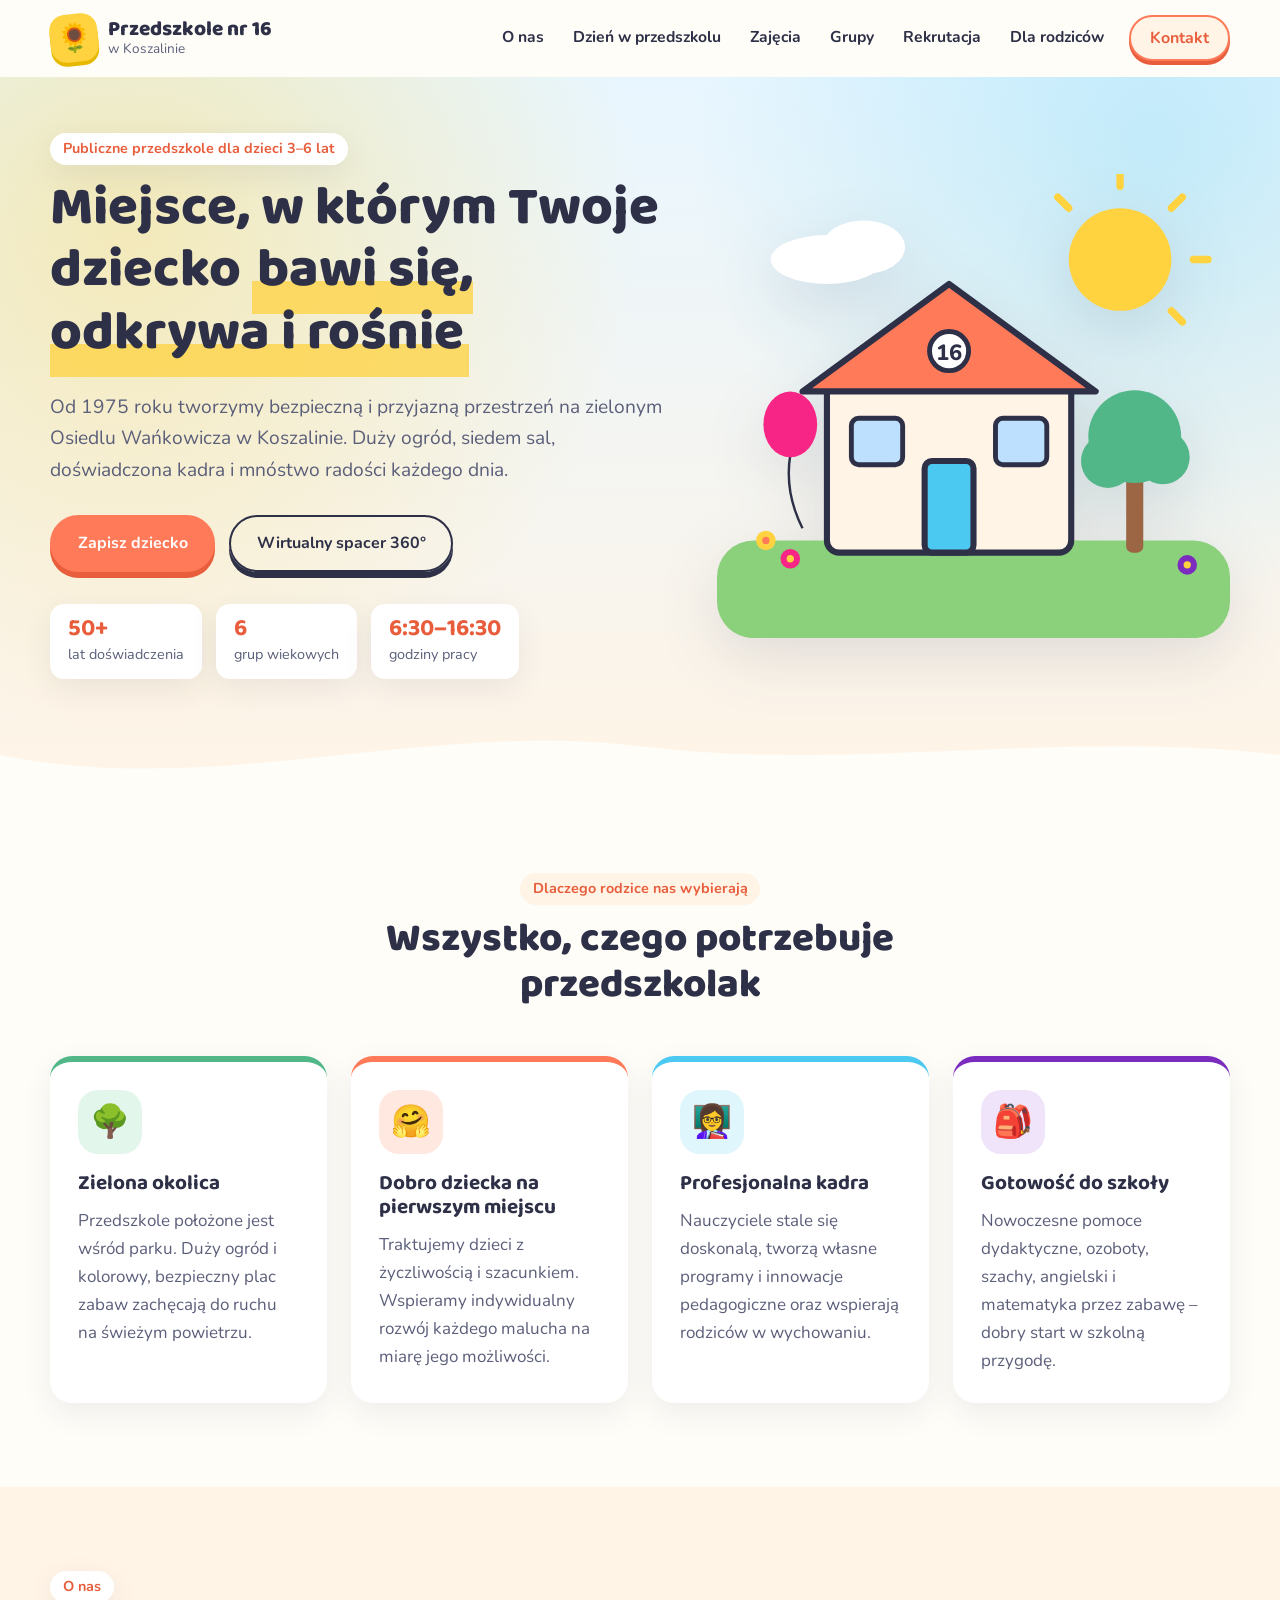
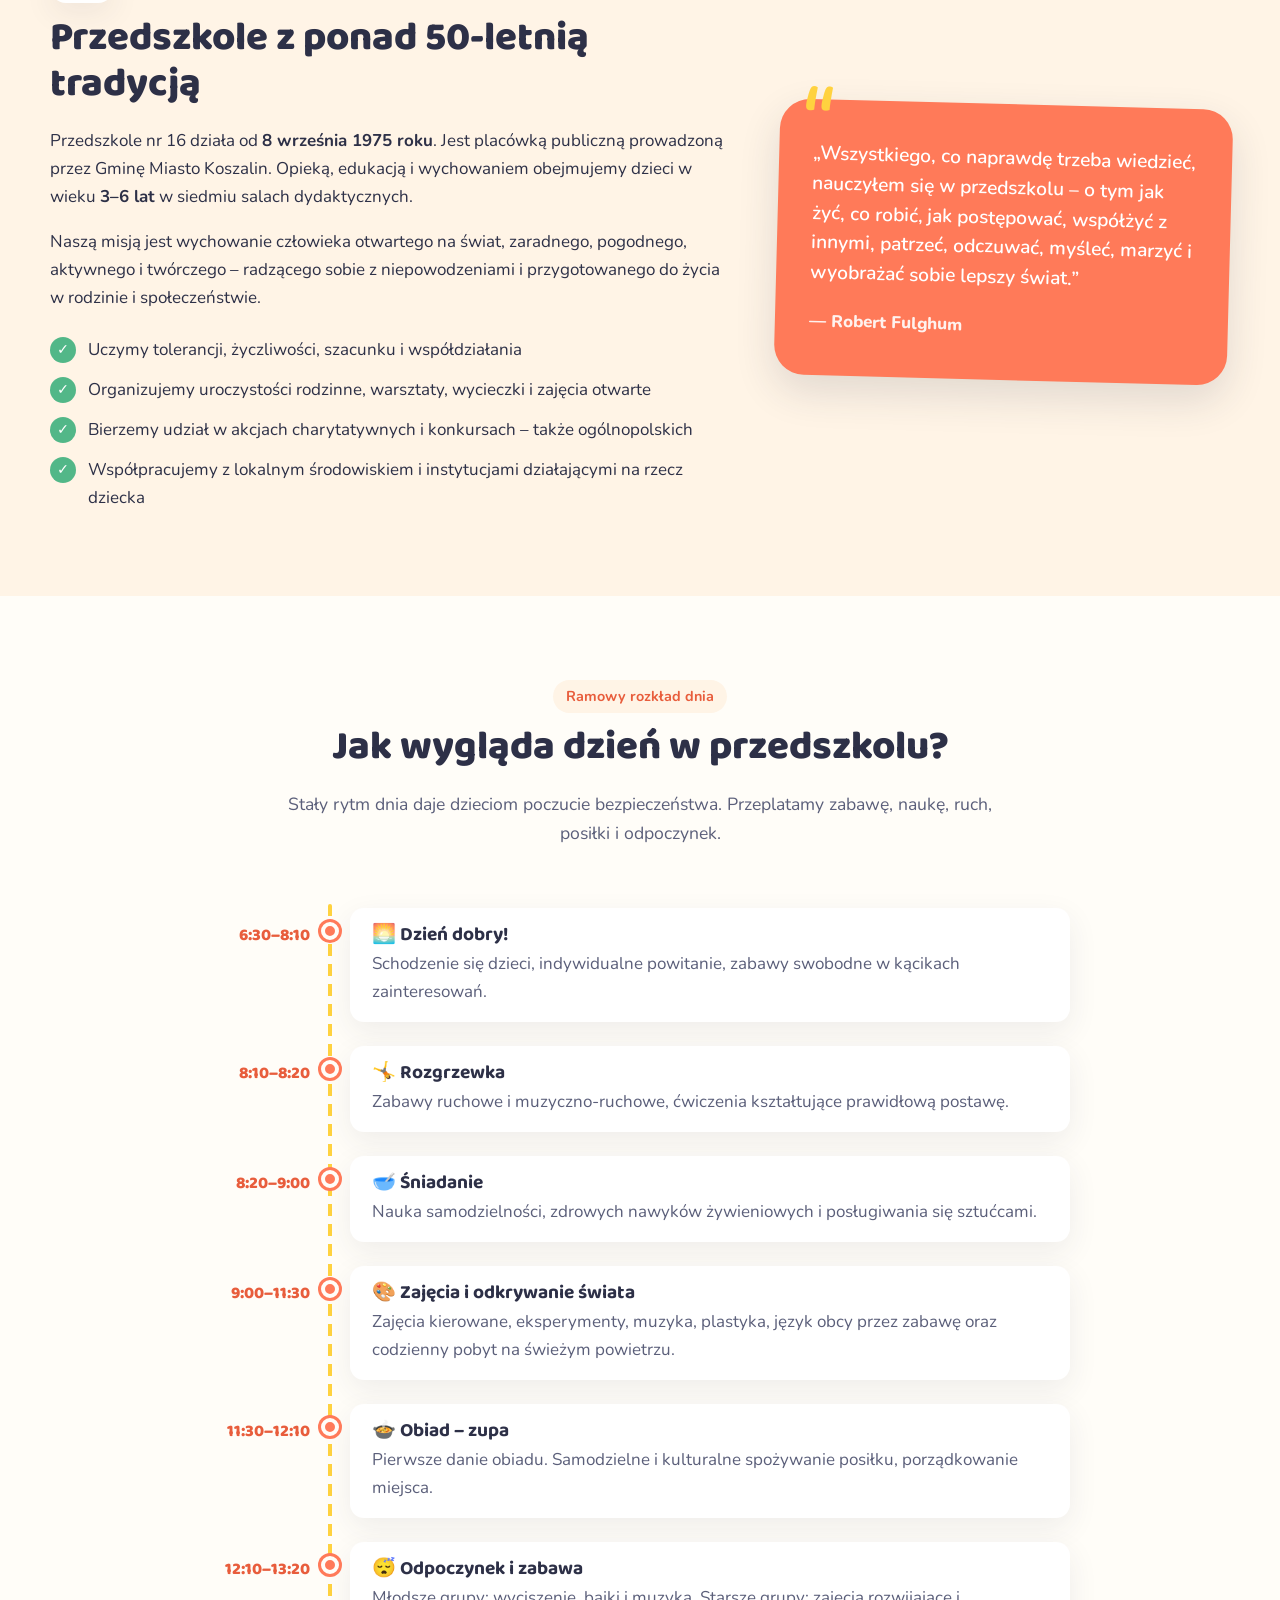
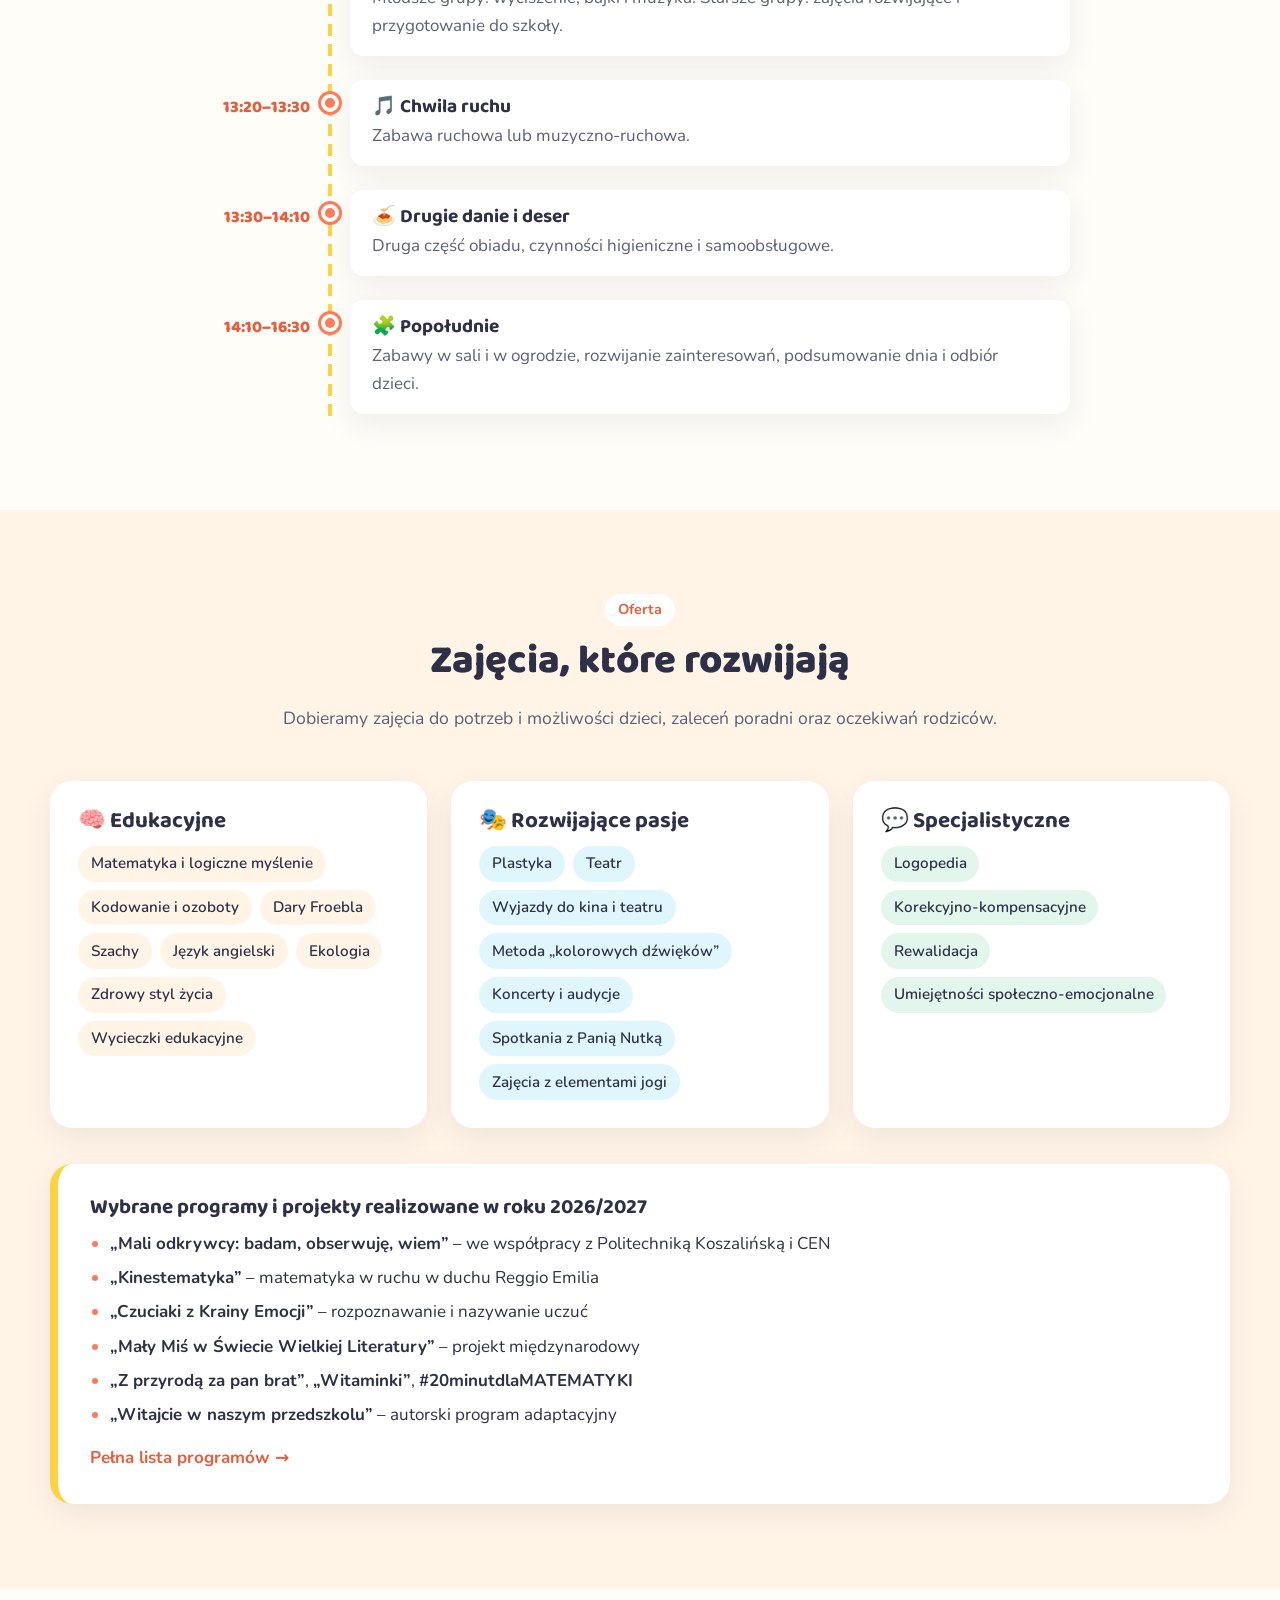
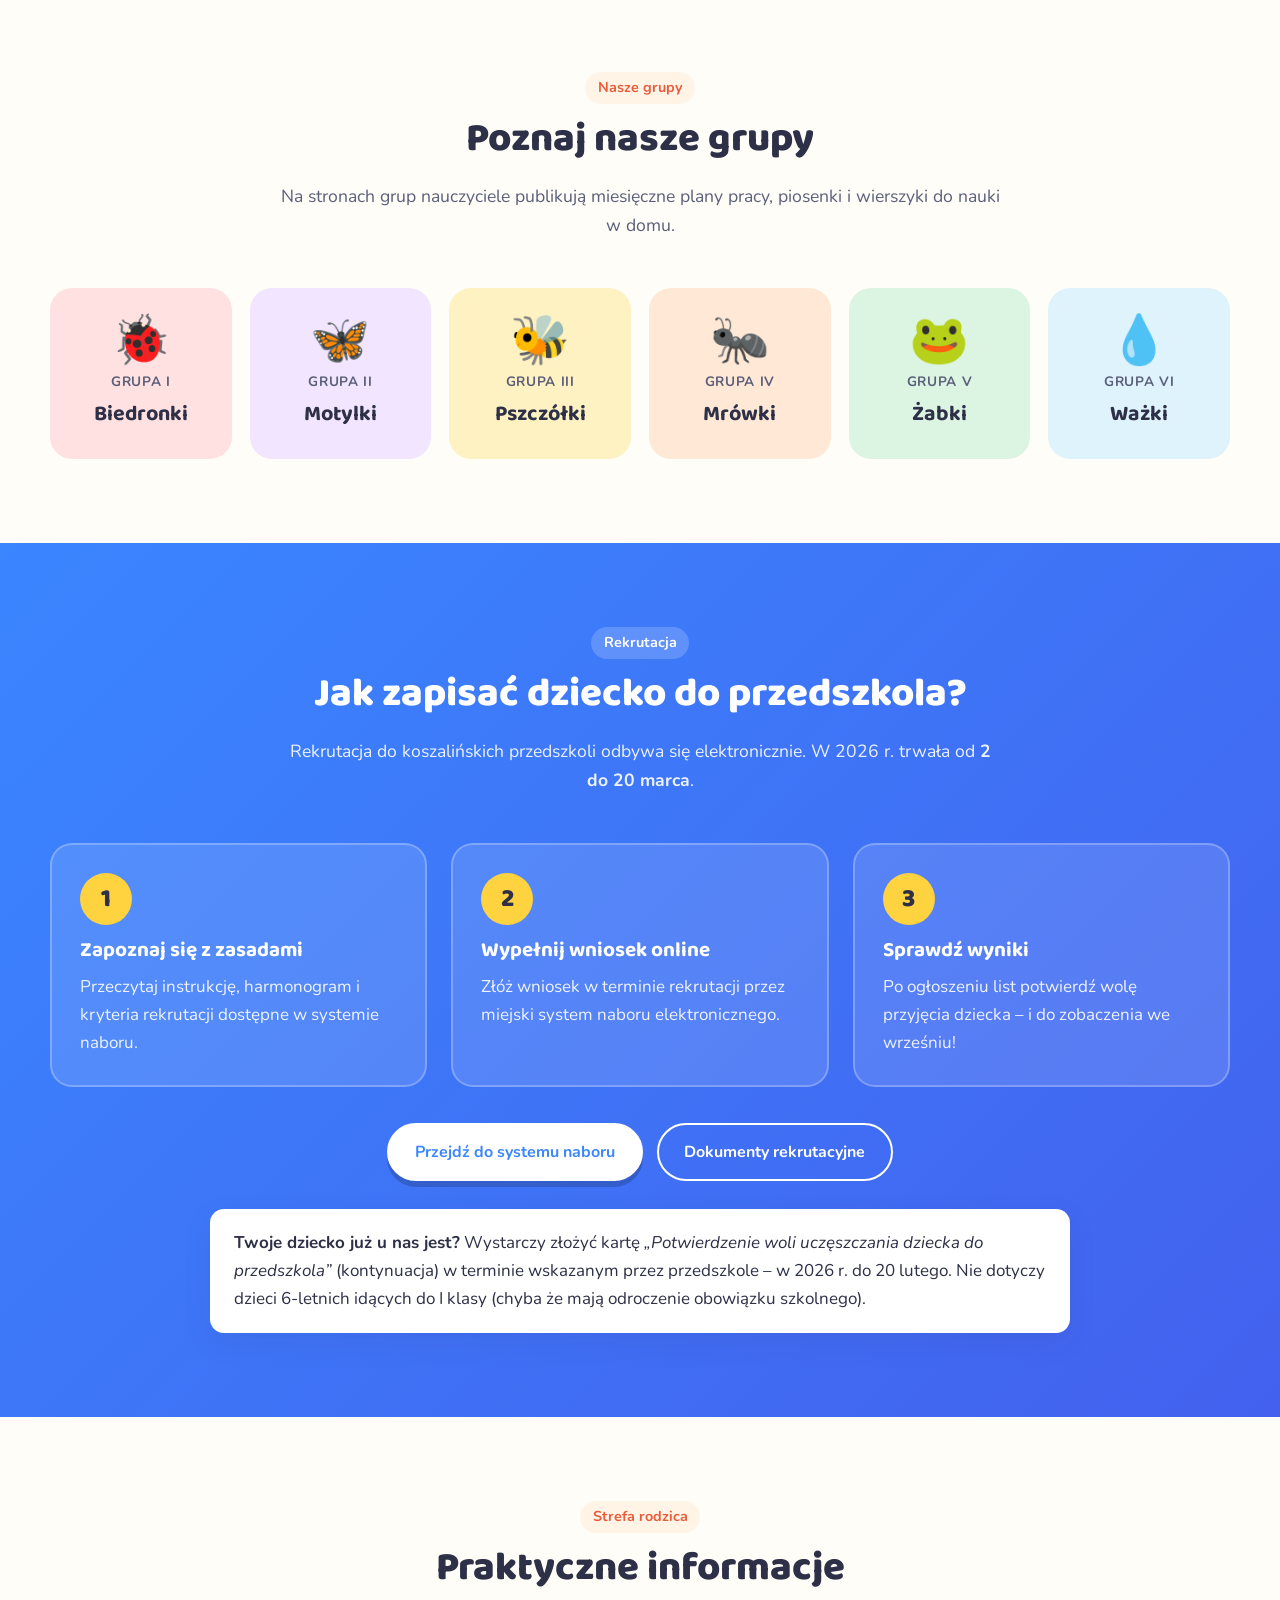
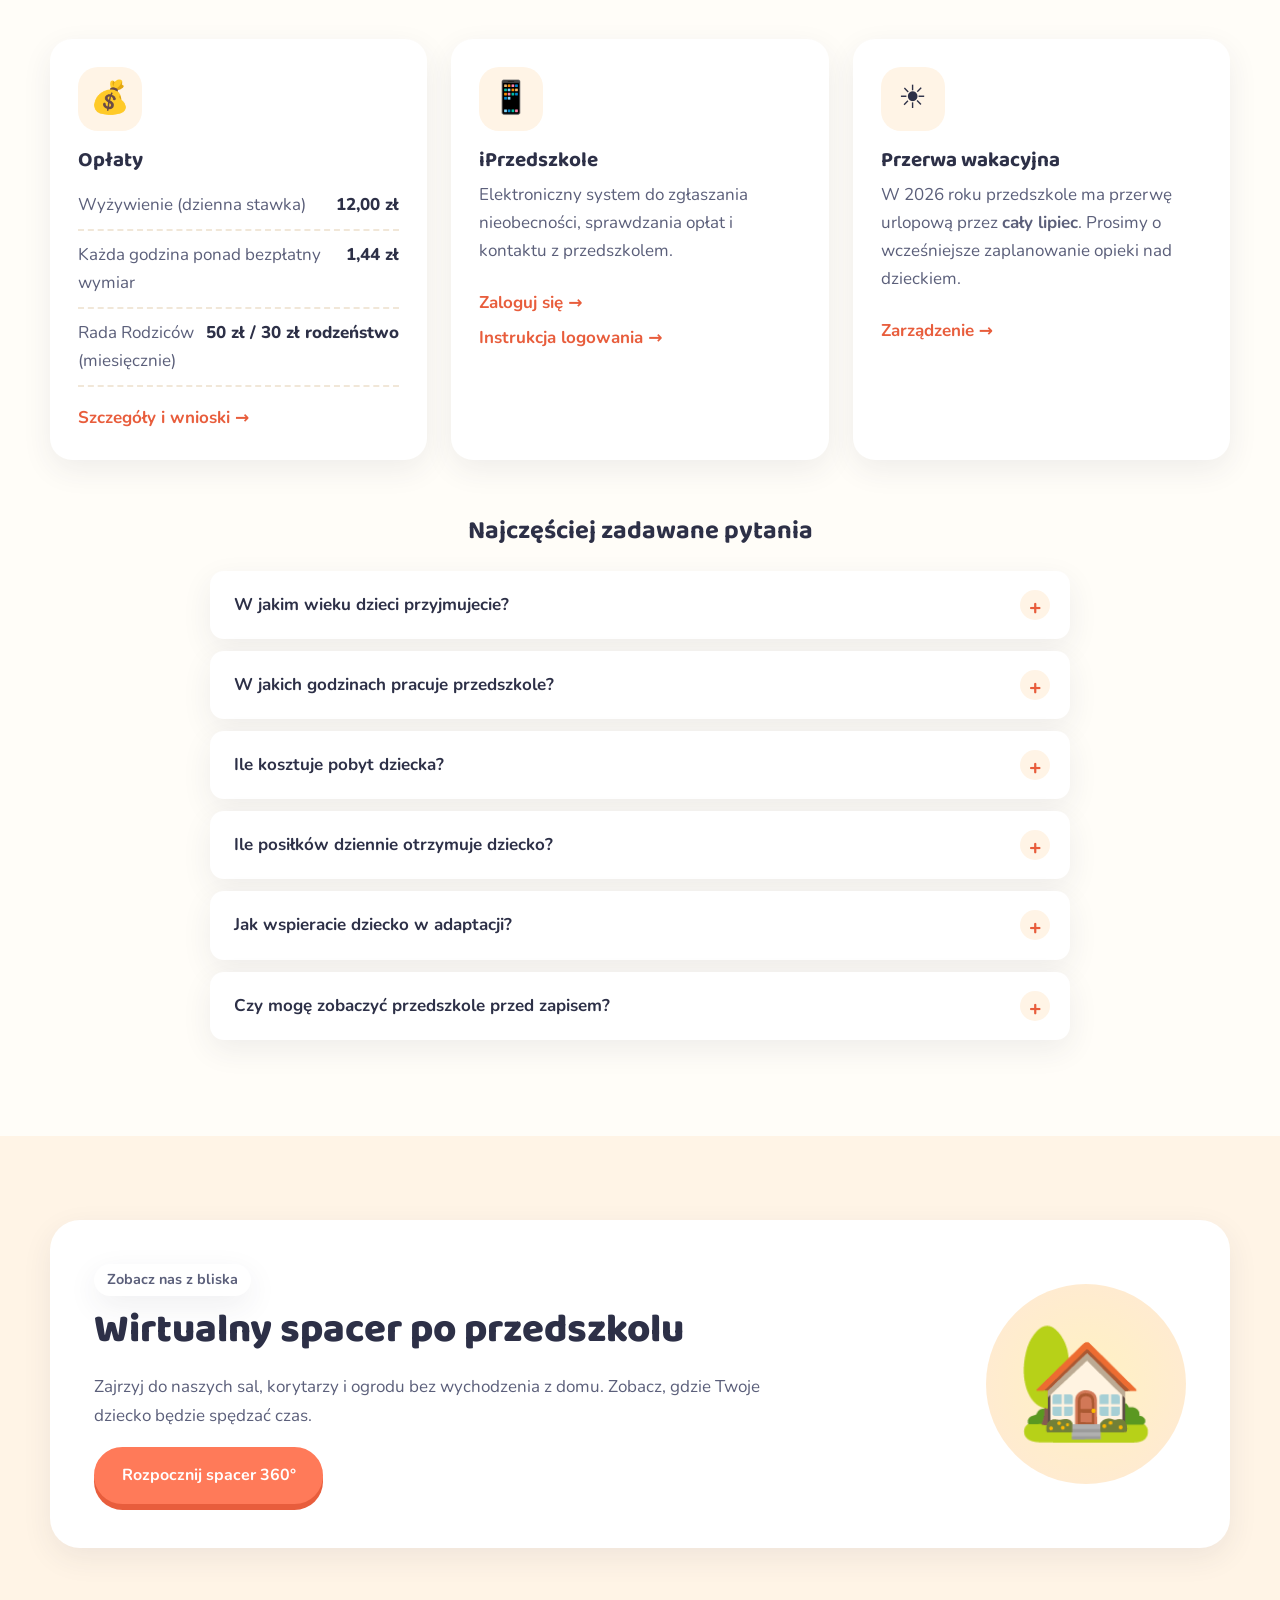
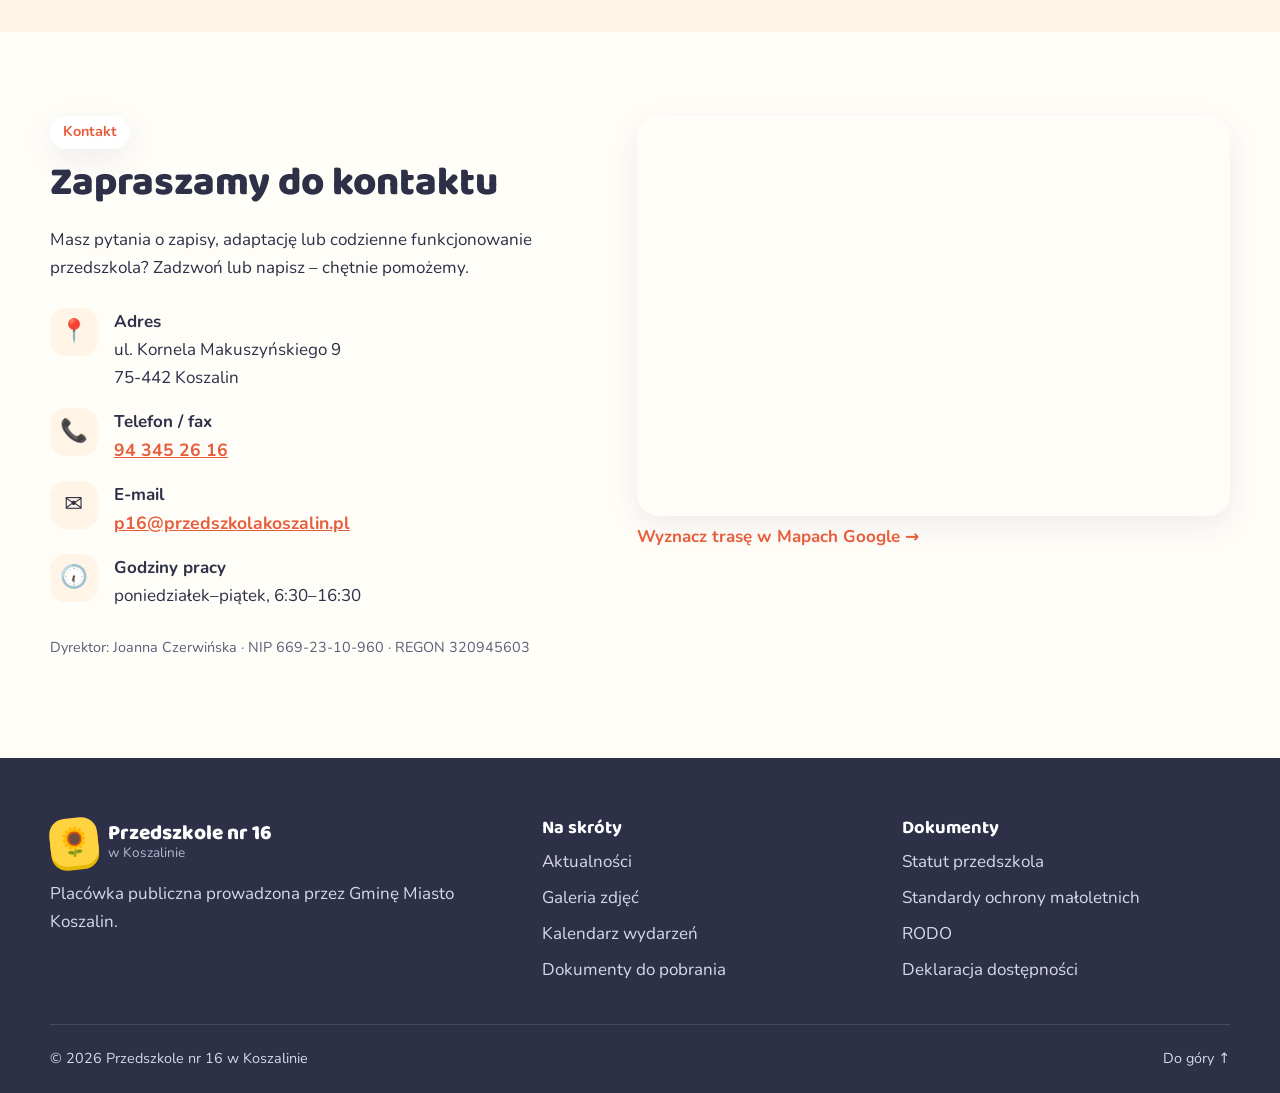
<file: kolorowa/index.html>
<!doctype html>
<html lang="pl">
<head>
  <meta charset="utf-8">
  <meta name="viewport" content="width=device-width, initial-scale=1">
  <title>Przedszkole nr 16 w Koszalinie</title>
  <meta name="description" content="Przedszkole nr 16 w Koszalinie – publiczne przedszkole dla dzieci 3–6 lat na Osiedlu Wańkowicza. Bezpieczna, przyjazna atmosfera, duży ogród, bogata oferta zajęć.">
  <meta name="theme-color" content="#ff7a59">
  <link rel="icon" href="data:image/svg+xml,%3Csvg xmlns='http://www.w3.org/2000/svg' viewBox='0 0 100 100'%3E%3Ctext y='.9em' font-size='90'%3E%F0%9F%8C%BB%3C/text%3E%3C/svg%3E">
  <link rel="preconnect" href="https://fonts.googleapis.com">
  <link rel="preconnect" href="https://fonts.gstatic.com" crossorigin>
  <link href="https://fonts.googleapis.com/css2?family=Baloo+2:wght@500;700;800&family=Nunito:wght@400;600;700&display=swap&subset=latin-ext" rel="stylesheet">
  <link rel="stylesheet" href="css/style.css">
</head>
<body>
  <a class="skip-link" href="#main">Przejdź do treści</a>

  <header class="site-header" id="top">
    <div class="container nav-wrap">
      <a class="brand" href="#top" aria-label="Przedszkole nr 16 – strona główna">
        <span class="brand-logo" aria-hidden="true">🌻</span>
        <span class="brand-text">
          <strong>Przedszkole nr 16</strong>
          <small>w Koszalinie</small>
        </span>
      </a>

      <button class="nav-toggle" aria-expanded="false" aria-controls="main-nav" aria-label="Otwórz menu">
        <span></span><span></span><span></span>
      </button>

      <nav class="main-nav" id="main-nav" aria-label="Menu główne">
        <ul>
          <li><a href="#o-nas">O nas</a></li>
          <li><a href="#dzien">Dzień w przedszkolu</a></li>
          <li><a href="#zajecia">Zajęcia</a></li>
          <li><a href="#grupy">Grupy</a></li>
          <li><a href="#rekrutacja">Rekrutacja</a></li>
          <li><a href="#rodzice">Dla rodziców</a></li>
          <li><a class="btn btn-small" href="#kontakt">Kontakt</a></li>
        </ul>
      </nav>
    </div>
  </header>

  <main id="main">
    <!-- HERO -->
    <section class="hero">
      <div class="container hero-grid">
        <div class="hero-text">
          <p class="eyebrow">Publiczne przedszkole dla dzieci 3–6 lat</p>
          <h1>Miejsce, w którym Twoje dziecko <span class="highlight">bawi się, odkrywa i&nbsp;rośnie</span></h1>
          <p class="lead">Od 1975 roku tworzymy bezpieczną i przyjazną przestrzeń na zielonym Osiedlu Wańkowicza w Koszalinie. Duży ogród, siedem sal, doświadczona kadra i mnóstwo radości każdego dnia.</p>
          <div class="hero-actions">
            <a class="btn" href="#rekrutacja">Zapisz dziecko</a>
            <a class="btn btn-ghost" href="https://my.matterport.com/show/?m=dhJuXBP8sXi" target="_blank" rel="noopener">Wirtualny spacer 360°</a>
          </div>
          <ul class="hero-facts">
            <li><strong>50+</strong><span>lat doświadczenia</span></li>
            <li><strong>6</strong><span>grup wiekowych</span></li>
            <li><strong>6:30–16:30</strong><span>godziny pracy</span></li>
          </ul>
        </div>
        <div class="hero-art" aria-hidden="true">
          <svg viewBox="0 0 420 380" class="hero-svg">
            <circle cx="330" cy="70" r="42" fill="#ffd23f"/>
            <g stroke="#ffd23f" stroke-width="6" stroke-linecap="round">
              <line x1="330" y1="10" x2="330" y2="0"/><line x1="390" y1="70" x2="402" y2="70"/>
              <line x1="372" y1="28" x2="381" y2="19"/><line x1="372" y1="112" x2="381" y2="121"/>
              <line x1="288" y1="28" x2="279" y2="19"/>
            </g>
            <ellipse cx="90" cy="70" rx="46" ry="20" fill="#fff"/>
            <ellipse cx="120" cy="60" rx="34" ry="22" fill="#fff"/>
            <rect x="0" y="300" width="420" height="80" rx="30" fill="#8bd17c"/>
            <!-- house -->
            <rect x="90" y="170" width="200" height="140" rx="10" fill="#fff4e6" stroke="#2d3047" stroke-width="5"/>
            <polygon points="70,178 190,90 310,178" fill="#ff7a59" stroke="#2d3047" stroke-width="5" stroke-linejoin="round"/>
            <circle cx="190" cy="145" r="16" fill="#fff" stroke="#2d3047" stroke-width="4"/>
            <text x="190" y="152" text-anchor="middle" font-family="Baloo 2, sans-serif" font-weight="800" font-size="18" fill="#2d3047">16</text>
            <rect x="170" y="235" width="40" height="75" rx="6" fill="#4cc9f0" stroke="#2d3047" stroke-width="5"/>
            <rect x="110" y="200" width="42" height="38" rx="6" fill="#bde0fe" stroke="#2d3047" stroke-width="4"/>
            <rect x="228" y="200" width="42" height="38" rx="6" fill="#bde0fe" stroke="#2d3047" stroke-width="4"/>
            <!-- tree -->
            <rect x="335" y="230" width="14" height="80" rx="5" fill="#9c6644"/>
            <circle cx="342" cy="215" r="38" fill="#52b788"/>
            <circle cx="320" cy="235" r="22" fill="#52b788"/>
            <circle cx="365" cy="232" r="22" fill="#52b788"/>
            <!-- flowers -->
            <g>
              <circle cx="40" cy="300" r="8" fill="#ffd23f"/><circle cx="40" cy="300" r="3" fill="#ff7a59"/>
              <circle cx="60" cy="315" r="8" fill="#f72585"/><circle cx="60" cy="315" r="3" fill="#ffd23f"/>
              <circle cx="385" cy="320" r="8" fill="#7b2cbf"/><circle cx="385" cy="320" r="3" fill="#ffd23f"/>
            </g>
            <!-- balloon -->
            <path d="M60 230 Q 55 260 70 290" stroke="#2d3047" stroke-width="2" fill="none"/>
            <ellipse cx="60" cy="205" rx="22" ry="27" fill="#f72585"/>
          </svg>
        </div>
      </div>
      <div class="wave" aria-hidden="true">
        <svg viewBox="0 0 1440 80" preserveAspectRatio="none"><path d="M0,40 C240,90 480,0 720,30 C960,60 1200,10 1440,40 L1440,80 L0,80 Z"/></svg>
      </div>
    </section>

    <!-- WHY US -->
    <section class="section" id="dlaczego">
      <div class="container">
        <div class="section-head">
          <p class="eyebrow">Dlaczego rodzice nas wybierają</p>
          <h2>Wszystko, czego potrzebuje przedszkolak</h2>
        </div>
        <div class="cards cards-4">
          <article class="card feature c-green">
            <div class="icon" aria-hidden="true">🌳</div>
            <h3>Zielona okolica</h3>
            <p>Przedszkole położone jest wśród parku. Duży ogród i kolorowy, bezpieczny plac zabaw zachęcają do ruchu na świeżym powietrzu.</p>
          </article>
          <article class="card feature c-orange">
            <div class="icon" aria-hidden="true">🤗</div>
            <h3>Dobro dziecka na pierwszym miejscu</h3>
            <p>Traktujemy dzieci z życzliwością i szacunkiem. Wspieramy indywidualny rozwój każdego malucha na miarę jego możliwości.</p>
          </article>
          <article class="card feature c-blue">
            <div class="icon" aria-hidden="true">👩‍🏫</div>
            <h3>Profesjonalna kadra</h3>
            <p>Nauczyciele stale się doskonalą, tworzą własne programy i innowacje pedagogiczne oraz wspierają rodziców w wychowaniu.</p>
          </article>
          <article class="card feature c-purple">
            <div class="icon" aria-hidden="true">🎒</div>
            <h3>Gotowość do szkoły</h3>
            <p>Nowoczesne pomoce dydaktyczne, ozoboty, szachy, angielski i matematyka przez zabawę – dobry start w szkolną przygodę.</p>
          </article>
        </div>
      </div>
    </section>

    <!-- ABOUT -->
    <section class="section section-tint" id="o-nas">
      <div class="container about-grid">
        <div>
          <p class="eyebrow">O nas</p>
          <h2>Przedszkole z ponad 50-letnią tradycją</h2>
          <p>Przedszkole nr 16 działa od <strong>8 września 1975 roku</strong>. Jest placówką publiczną prowadzoną przez Gminę Miasto Koszalin. Opieką, edukacją i wychowaniem obejmujemy dzieci w wieku <strong>3–6 lat</strong> w siedmiu salach dydaktycznych.</p>
          <p>Naszą misją jest wychowanie człowieka otwartego na świat, zaradnego, pogodnego, aktywnego i twórczego – radzącego sobie z niepowodzeniami i przygotowanego do życia w rodzinie i społeczeństwie.</p>
          <ul class="checklist">
            <li>Uczymy tolerancji, życzliwości, szacunku i współdziałania</li>
            <li>Organizujemy uroczystości rodzinne, warsztaty, wycieczki i zajęcia otwarte</li>
            <li>Bierzemy udział w akcjach charytatywnych i konkursach – także ogólnopolskich</li>
            <li>Współpracujemy z lokalnym środowiskiem i instytucjami działającymi na rzecz dziecka</li>
          </ul>
        </div>
        <figure class="quote-card">
          <blockquote>
            „Wszystkiego, co naprawdę trzeba wiedzieć, nauczyłem się w przedszkolu – o tym jak żyć, co robić, jak postępować, współżyć z innymi, patrzeć, odczuwać, myśleć, marzyć i wyobrażać sobie lepszy świat.”
          </blockquote>
          <figcaption>— Robert Fulghum</figcaption>
        </figure>
      </div>
    </section>

    <!-- DAY -->
    <section class="section" id="dzien">
      <div class="container">
        <div class="section-head">
          <p class="eyebrow">Ramowy rozkład dnia</p>
          <h2>Jak wygląda dzień w przedszkolu?</h2>
          <p class="section-lead">Stały rytm dnia daje dzieciom poczucie bezpieczeństwa. Przeplatamy zabawę, naukę, ruch, posiłki i odpoczynek.</p>
        </div>
        <ol class="timeline">
          <li><time>6:30–8:10</time><div><h3>🌅 Dzień dobry!</h3><p>Schodzenie się dzieci, indywidualne powitanie, zabawy swobodne w kącikach zainteresowań.</p></div></li>
          <li><time>8:10–8:20</time><div><h3>🤸 Rozgrzewka</h3><p>Zabawy ruchowe i muzyczno-ruchowe, ćwiczenia kształtujące prawidłową postawę.</p></div></li>
          <li><time>8:20–9:00</time><div><h3>🥣 Śniadanie</h3><p>Nauka samodzielności, zdrowych nawyków żywieniowych i posługiwania się sztućcami.</p></div></li>
          <li><time>9:00–11:30</time><div><h3>🎨 Zajęcia i odkrywanie świata</h3><p>Zajęcia kierowane, eksperymenty, muzyka, plastyka, język obcy przez zabawę oraz codzienny pobyt na świeżym powietrzu.</p></div></li>
          <li><time>11:30–12:10</time><div><h3>🍲 Obiad – zupa</h3><p>Pierwsze danie obiadu. Samodzielne i kulturalne spożywanie posiłku, porządkowanie miejsca.</p></div></li>
          <li><time>12:10–13:20</time><div><h3>😴 Odpoczynek i zabawa</h3><p>Młodsze grupy: wyciszenie, bajki i muzyka. Starsze grupy: zajęcia rozwijające i przygotowanie do szkoły.</p></div></li>
          <li><time>13:20–13:30</time><div><h3>🎵 Chwila ruchu</h3><p>Zabawa ruchowa lub muzyczno-ruchowa.</p></div></li>
          <li><time>13:30–14:10</time><div><h3>🍝 Drugie danie i deser</h3><p>Druga część obiadu, czynności higieniczne i samoobsługowe.</p></div></li>
          <li><time>14:10–16:30</time><div><h3>🧩 Popołudnie</h3><p>Zabawy w sali i w ogrodzie, rozwijanie zainteresowań, podsumowanie dnia i odbiór dzieci.</p></div></li>
        </ol>
      </div>
    </section>

    <!-- ACTIVITIES -->
    <section class="section section-tint" id="zajecia">
      <div class="container">
        <div class="section-head">
          <p class="eyebrow">Oferta</p>
          <h2>Zajęcia, które rozwijają</h2>
          <p class="section-lead">Dobieramy zajęcia do potrzeb i możliwości dzieci, zaleceń poradni oraz oczekiwań rodziców.</p>
        </div>
        <div class="cards cards-3">
          <article class="card offer">
            <h3><span aria-hidden="true">🧠</span> Edukacyjne</h3>
            <ul class="tags">
              <li>Matematyka i logiczne myślenie</li>
              <li>Kodowanie i ozoboty</li>
              <li>Dary Froebla</li>
              <li>Szachy</li>
              <li>Język angielski</li>
              <li>Ekologia</li>
              <li>Zdrowy styl życia</li>
              <li>Wycieczki edukacyjne</li>
            </ul>
          </article>
          <article class="card offer">
            <h3><span aria-hidden="true">🎭</span> Rozwijające pasje</h3>
            <ul class="tags">
              <li>Plastyka</li>
              <li>Teatr</li>
              <li>Wyjazdy do kina i teatru</li>
              <li>Metoda „kolorowych dźwięków”</li>
              <li>Koncerty i audycje</li>
              <li>Spotkania z Panią Nutką</li>
              <li>Zajęcia z elementami jogi</li>
            </ul>
          </article>
          <article class="card offer">
            <h3><span aria-hidden="true">💬</span> Specjalistyczne</h3>
            <ul class="tags">
              <li>Logopedia</li>
              <li>Korekcyjno-kompensacyjne</li>
              <li>Rewalidacja</li>
              <li>Umiejętności społeczno-emocjonalne</li>
            </ul>
          </article>
        </div>
        <div class="programs">
          <h3>Wybrane programy i projekty realizowane w roku 2026/2027</h3>
          <ul>
            <li><strong>„Mali odkrywcy: badam, obserwuję, wiem”</strong> – we współpracy z Politechniką Koszalińską i CEN</li>
            <li><strong>„Kinestematyka”</strong> – matematyka w ruchu w duchu Reggio Emilia</li>
            <li><strong>„Czuciaki z Krainy Emocji”</strong> – rozpoznawanie i nazywanie uczuć</li>
            <li><strong>„Mały Miś w Świecie Wielkiej Literatury”</strong> – projekt międzynarodowy</li>
            <li><strong>„Z przyrodą za pan brat”</strong>, <strong>„Witaminki”</strong>, <strong>#20minutdlaMATEMATYKI</strong></li>
            <li><strong>„Witajcie w naszym przedszkolu”</strong> – autorski program adaptacyjny</li>
          </ul>
          <a class="text-link" href="https://p16.eduportal.koszalin.pl/pl/page/dokumenty-29/realizowane-programy" target="_blank" rel="noopener">Pełna lista programów →</a>
        </div>
      </div>
    </section>

    <!-- GROUPS -->
    <section class="section" id="grupy">
      <div class="container">
        <div class="section-head">
          <p class="eyebrow">Nasze grupy</p>
          <h2>Poznaj nasze grupy</h2>
          <p class="section-lead">Na stronach grup nauczyciele publikują miesięczne plany pracy, piosenki i wierszyki do nauki w domu.</p>
        </div>
        <div class="groups">
          <a class="group g1" href="https://p16.eduportal.koszalin.pl/pl/page/grupy-1/grupa-i-biedronki" target="_blank" rel="noopener"><span class="g-emoji" aria-hidden="true">🐞</span><span class="g-num">Grupa I</span><strong>Biedronki</strong></a>
          <a class="group g2" href="https://p16.eduportal.koszalin.pl/pl/page/grupy-1/grupa-ii-motylki" target="_blank" rel="noopener"><span class="g-emoji" aria-hidden="true">🦋</span><span class="g-num">Grupa II</span><strong>Motylki</strong></a>
          <a class="group g3" href="https://p16.eduportal.koszalin.pl/pl/page/grupy-1/grupa-iii-pszczolki" target="_blank" rel="noopener"><span class="g-emoji" aria-hidden="true">🐝</span><span class="g-num">Grupa III</span><strong>Pszczółki</strong></a>
          <a class="group g4" href="https://p16.eduportal.koszalin.pl/pl/page/grupy-1/grupa-iv-mrowki" target="_blank" rel="noopener"><span class="g-emoji" aria-hidden="true">🐜</span><span class="g-num">Grupa IV</span><strong>Mrówki</strong></a>
          <a class="group g5" href="https://p16.eduportal.koszalin.pl/pl/page/grupy-1/grupa-v-zabki" target="_blank" rel="noopener"><span class="g-emoji" aria-hidden="true">🐸</span><span class="g-num">Grupa V</span><strong>Żabki</strong></a>
          <a class="group g6" href="https://p16.eduportal.koszalin.pl/pl/page/grupy-1/grupa-vi-wazki" target="_blank" rel="noopener"><span class="g-emoji" aria-hidden="true">💧</span><span class="g-num">Grupa VI</span><strong>Ważki</strong></a>
        </div>
      </div>
    </section>

    <!-- RECRUITMENT -->
    <section class="section section-accent" id="rekrutacja">
      <div class="container">
        <div class="section-head">
          <p class="eyebrow">Rekrutacja</p>
          <h2>Jak zapisać dziecko do przedszkola?</h2>
          <p class="section-lead">Rekrutacja do koszalińskich przedszkoli odbywa się elektronicznie. W 2026 r. trwała od <strong>2 do 20 marca</strong>.</p>
        </div>
        <ol class="steps">
          <li>
            <span class="step-num">1</span>
            <h3>Zapoznaj się z zasadami</h3>
            <p>Przeczytaj instrukcję, harmonogram i kryteria rekrutacji dostępne w systemie naboru.</p>
          </li>
          <li>
            <span class="step-num">2</span>
            <h3>Wypełnij wniosek online</h3>
            <p>Złóż wniosek w terminie rekrutacji przez miejski system naboru elektronicznego.</p>
          </li>
          <li>
            <span class="step-num">3</span>
            <h3>Sprawdź wyniki</h3>
            <p>Po ogłoszeniu list potwierdź wolę przyjęcia dziecka – i do zobaczenia we wrześniu!</p>
          </li>
        </ol>
        <div class="rec-actions">
          <a class="btn btn-light" href="https://naborp-kandydat.eduportal.koszalin.pl/koszalin" target="_blank" rel="noopener">Przejdź do systemu naboru</a>
          <a class="btn btn-ghost-light" href="https://p16.eduportal.koszalin.pl/pl/page/rekrutacja-28/rekrutacja-dzieci-3-letnich" target="_blank" rel="noopener">Dokumenty rekrutacyjne</a>
        </div>
        <div class="note">
          <strong>Twoje dziecko już u nas jest?</strong> Wystarczy złożyć kartę <em>„Potwierdzenie woli uczęszczania dziecka do przedszkola”</em> (kontynuacja) w terminie wskazanym przez przedszkole – w 2026 r. do 20 lutego. Nie dotyczy dzieci 6-letnich idących do I klasy (chyba że mają odroczenie obowiązku szkolnego).
        </div>
      </div>
    </section>

    <!-- PARENTS -->
    <section class="section" id="rodzice">
      <div class="container">
        <div class="section-head">
          <p class="eyebrow">Strefa rodzica</p>
          <h2>Praktyczne informacje</h2>
        </div>
        <div class="cards cards-3">
          <article class="card info">
            <div class="icon" aria-hidden="true">💰</div>
            <h3>Opłaty</h3>
            <dl class="price-list">
              <div><dt>Wyżywienie (dzienna stawka)</dt><dd>12,00 zł</dd></div>
              <div><dt>Każda godzina ponad bezpłatny wymiar</dt><dd>1,44 zł</dd></div>
              <div><dt>Rada Rodziców (miesięcznie)</dt><dd>50 zł / 30 zł rodzeństwo</dd></div>
            </dl>
            <a class="text-link" href="https://p16.eduportal.koszalin.pl/pl/page/strefa-rodzica-1/oplaty-za-przedszkole" target="_blank" rel="noopener">Szczegóły i wnioski →</a>
          </article>
          <article class="card info">
            <div class="icon" aria-hidden="true">📱</div>
            <h3>iPrzedszkole</h3>
            <p>Elektroniczny system do zgłaszania nieobecności, sprawdzania opłat i kontaktu z przedszkolem.</p>
            <a class="text-link" href="https://iprzedszkole.eduportal.koszalin.pl/Authentication/WyborPanel.aspx" target="_blank" rel="noopener">Zaloguj się →</a><br>
            <a class="text-link" href="https://p16.eduportal.koszalin.pl/pl/page/strefa-rodzica-1/iprzedszkole" target="_blank" rel="noopener">Instrukcja logowania →</a>
          </article>
          <article class="card info">
            <div class="icon" aria-hidden="true">☀️</div>
            <h3>Przerwa wakacyjna</h3>
            <p>W 2026 roku przedszkole ma przerwę urlopową przez <strong>cały lipiec</strong>. Prosimy o wcześniejsze zaplanowanie opieki nad dzieckiem.</p>
            <a class="text-link" href="https://p16.eduportal.koszalin.pl/pl/page/strefa-rodzica-1/przerwa-wakacyjna" target="_blank" rel="noopener">Zarządzenie →</a>
          </article>
        </div>

        <div class="faq">
          <h3>Najczęściej zadawane pytania</h3>
          <details>
            <summary>W jakim wieku dzieci przyjmujecie?</summary>
            <p>Przedszkole obejmuje opieką, edukacją i wychowaniem dzieci w wieku 3–6 lat.</p>
          </details>
          <details>
            <summary>W jakich godzinach pracuje przedszkole?</summary>
            <p>Przedszkole jest czynne od 6:30 do 16:30. Dzieci mogą przychodzić od 6:30 do 8:10, a odbiór trwa do 16:30.</p>
          </details>
          <details>
            <summary>Ile kosztuje pobyt dziecka?</summary>
            <p>Wychowanie przedszkolne w ustawowym wymiarze jest bezpłatne. Za każdą rozpoczętą godzinę ponad ten wymiar opłata wynosi 1,44 zł, a dzienna stawka żywieniowa to 12,00 zł. Istnieje możliwość złożenia wniosku o zwolnienie z opłat.</p>
          </details>
          <details>
            <summary>Ile posiłków dziennie otrzymuje dziecko?</summary>
            <p>Dzieci jedzą śniadanie oraz dwudaniowy obiad podzielony na dwie części: zupę przed południem oraz drugie danie z deserem po odpoczynku.</p>
          </details>
          <details>
            <summary>Jak wspieracie dziecko w adaptacji?</summary>
            <p>Realizujemy autorski program adaptacyjny „Witajcie w naszym przedszkolu”. Każde dziecko jest indywidualnie witane rano, a nauczyciele wspierają je w procesie przyzwyczajania się do nowego miejsca.</p>
          </details>
          <details>
            <summary>Czy mogę zobaczyć przedszkole przed zapisem?</summary>
            <p>Tak! Zapraszamy na <a href="https://my.matterport.com/show/?m=dhJuXBP8sXi" target="_blank" rel="noopener">wirtualny spacer 360°</a> po naszym przedszkolu. Chętnie odpowiemy też na pytania telefonicznie.</p>
          </details>
        </div>
      </div>
    </section>

    <!-- TOUR CTA -->
    <section class="section section-tint">
      <div class="container tour">
        <div>
          <p class="eyebrow">Zobacz nas z bliska</p>
          <h2>Wirtualny spacer po przedszkolu</h2>
          <p>Zajrzyj do naszych sal, korytarzy i ogrodu bez wychodzenia z domu. Zobacz, gdzie Twoje dziecko będzie spędzać czas.</p>
          <a class="btn" href="https://my.matterport.com/show/?m=dhJuXBP8sXi" target="_blank" rel="noopener">Rozpocznij spacer 360°</a>
        </div>
        <div class="tour-art" aria-hidden="true">🏡</div>
      </div>
    </section>

    <!-- CONTACT -->
    <section class="section" id="kontakt">
      <div class="container contact-grid">
        <div>
          <p class="eyebrow">Kontakt</p>
          <h2>Zapraszamy do kontaktu</h2>
          <p>Masz pytania o zapisy, adaptację lub codzienne funkcjonowanie przedszkola? Zadzwoń lub napisz – chętnie pomożemy.</p>
          <ul class="contact-list">
            <li><span aria-hidden="true">📍</span><div><strong>Adres</strong><br>ul. Kornela Makuszyńskiego 9<br>75-442 Koszalin</div></li>
            <li><span aria-hidden="true">📞</span><div><strong>Telefon / fax</strong><br><a href="tel:+48943452616">94 345 26 16</a></div></li>
            <li><span aria-hidden="true">✉️</span><div><strong>E-mail</strong><br><a href="mailto:p16@przedszkolakoszalin.pl">p16@przedszkolakoszalin.pl</a></div></li>
            <li><span aria-hidden="true">🕡</span><div><strong>Godziny pracy</strong><br>poniedziałek–piątek, 6:30–16:30</div></li>
          </ul>
          <p class="small">Dyrektor: Joanna Czerwińska · NIP 669-23-10-960 · REGON 320945603</p>
        </div>
        <div class="map">
          <iframe title="Mapa – Przedszkole nr 16, ul. Kornela Makuszyńskiego 9, Koszalin" loading="lazy" src="https://www.openstreetmap.org/export/embed.html?bbox=16.1835%2C54.1968%2C16.1975%2C54.2028&amp;layer=mapnik&amp;marker=54.19985%2C16.19057"></iframe>
          <a class="text-link" href="https://www.google.com/maps/search/?api=1&amp;query=Przedszkole+nr+16+Kornela+Makuszy%C5%84skiego+9+Koszalin" target="_blank" rel="noopener">Wyznacz trasę w Mapach Google →</a>
        </div>
      </div>
    </section>
  </main>

  <footer class="site-footer">
    <div class="container footer-grid">
      <div>
        <p class="brand footer-brand"><span class="brand-logo" aria-hidden="true">🌻</span><span class="brand-text"><strong>Przedszkole nr 16</strong><small>w Koszalinie</small></span></p>
        <p>Placówka publiczna prowadzona przez Gminę Miasto Koszalin.</p>
      </div>
      <div>
        <h3>Na skróty</h3>
        <ul>
          <li><a href="https://p16.eduportal.koszalin.pl/pl/artc/aktualnosci.1.html" target="_blank" rel="noopener">Aktualności</a></li>
          <li><a href="https://p16.eduportal.koszalin.pl/pl/page/galeria-5" target="_blank" rel="noopener">Galeria zdjęć</a></li>
          <li><a href="https://p16.eduportal.koszalin.pl/pl/kalendarz" target="_blank" rel="noopener">Kalendarz wydarzeń</a></li>
          <li><a href="https://p16.eduportal.koszalin.pl/pl/page/strefa-rodzica-1/do-pobrania" target="_blank" rel="noopener">Dokumenty do pobrania</a></li>
        </ul>
      </div>
      <div>
        <h3>Dokumenty</h3>
        <ul>
          <li><a href="https://p16.eduportal.koszalin.pl/pl/page/dokumenty-29/statut-przedszkola" target="_blank" rel="noopener">Statut przedszkola</a></li>
          <li><a href="https://p16.eduportal.koszalin.pl/pl/page/strefa-rodzica-1/standardy-ochrony-maloletnich" target="_blank" rel="noopener">Standardy ochrony małoletnich</a></li>
          <li><a href="https://p16.eduportal.koszalin.pl/pl/page/dokumenty-29/rodo" target="_blank" rel="noopener">RODO</a></li>
          <li><a href="https://p16.eduportal.koszalin.pl/pl/page/deklaracja-dostepnosci-5" target="_blank" rel="noopener">Deklaracja dostępności</a></li>
        </ul>
      </div>
    </div>
    <div class="container footer-bottom">
      <p>© <span id="year">2026</span> Przedszkole nr 16 w Koszalinie</p>
      <a href="#top" class="to-top">Do góry ↑</a>
    </div>
  </footer>

  <script src="js/main.js"></script>
</body>
</html>
</file>
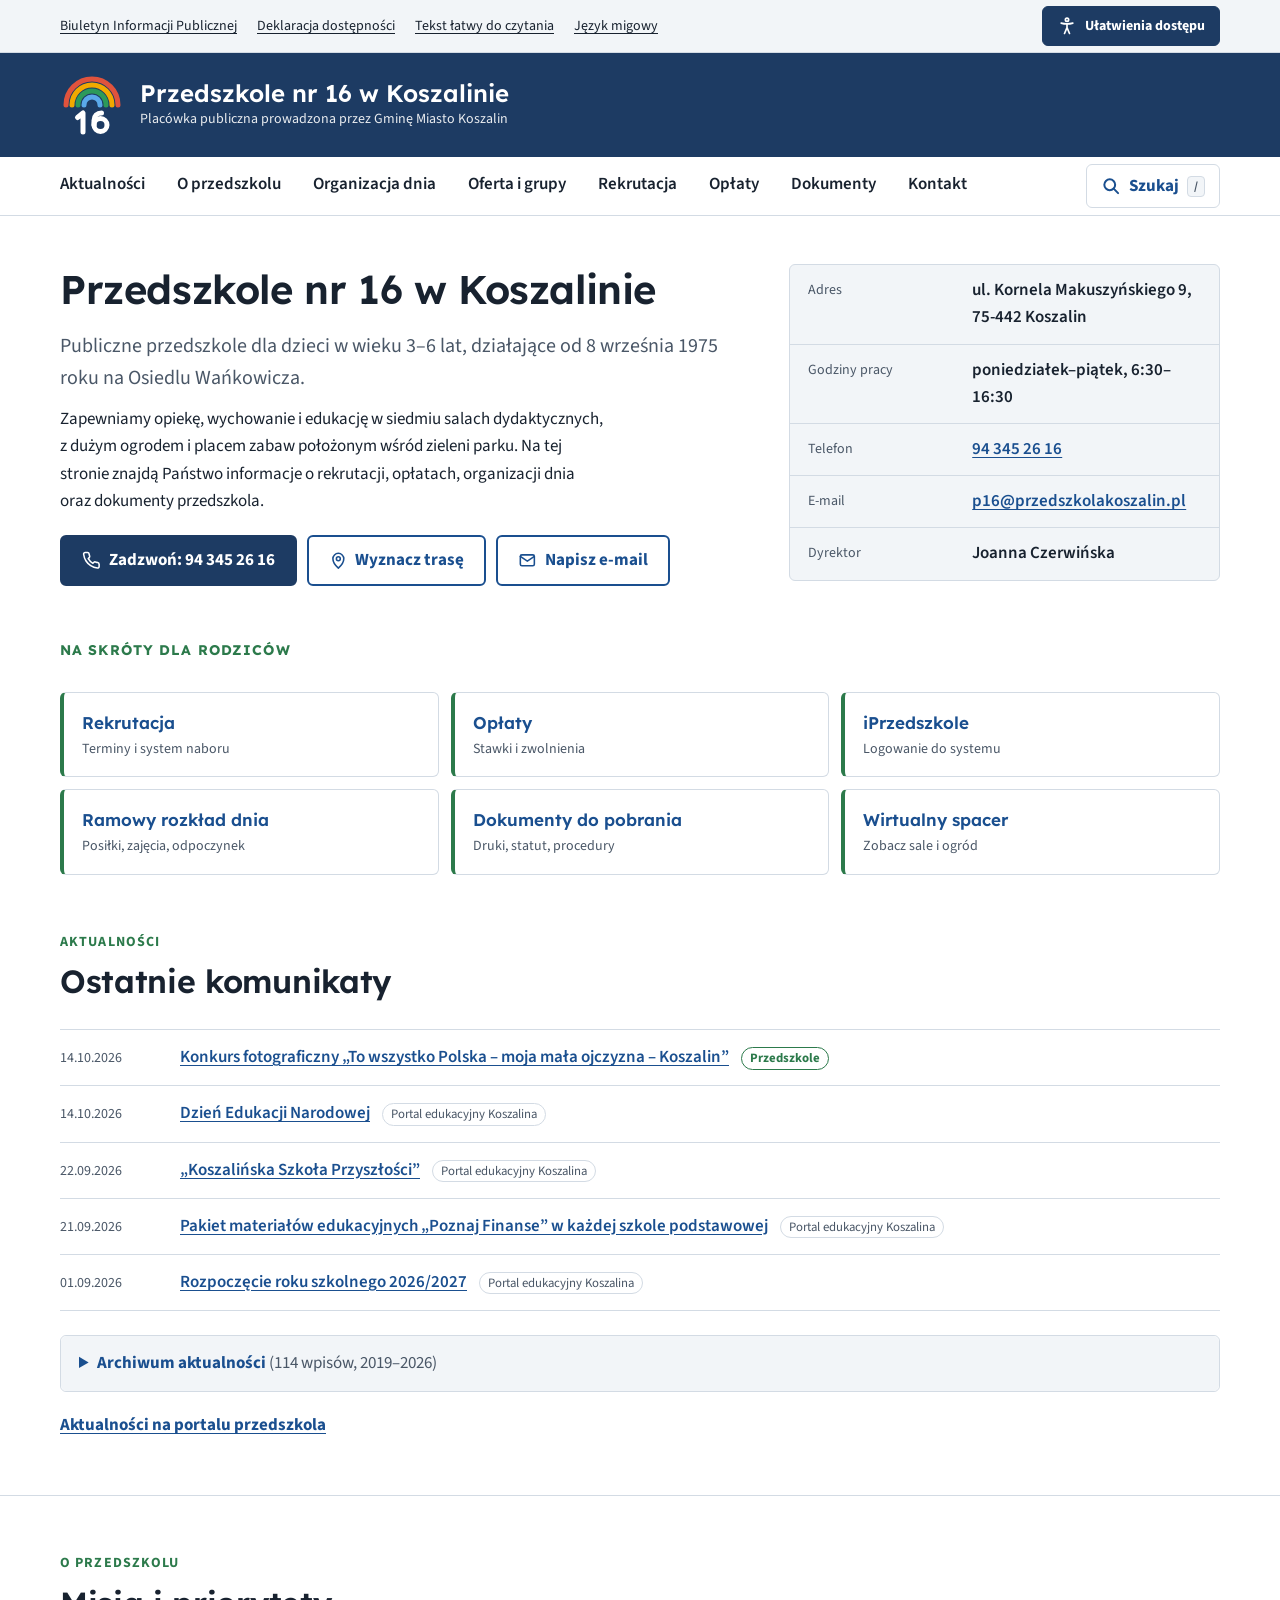
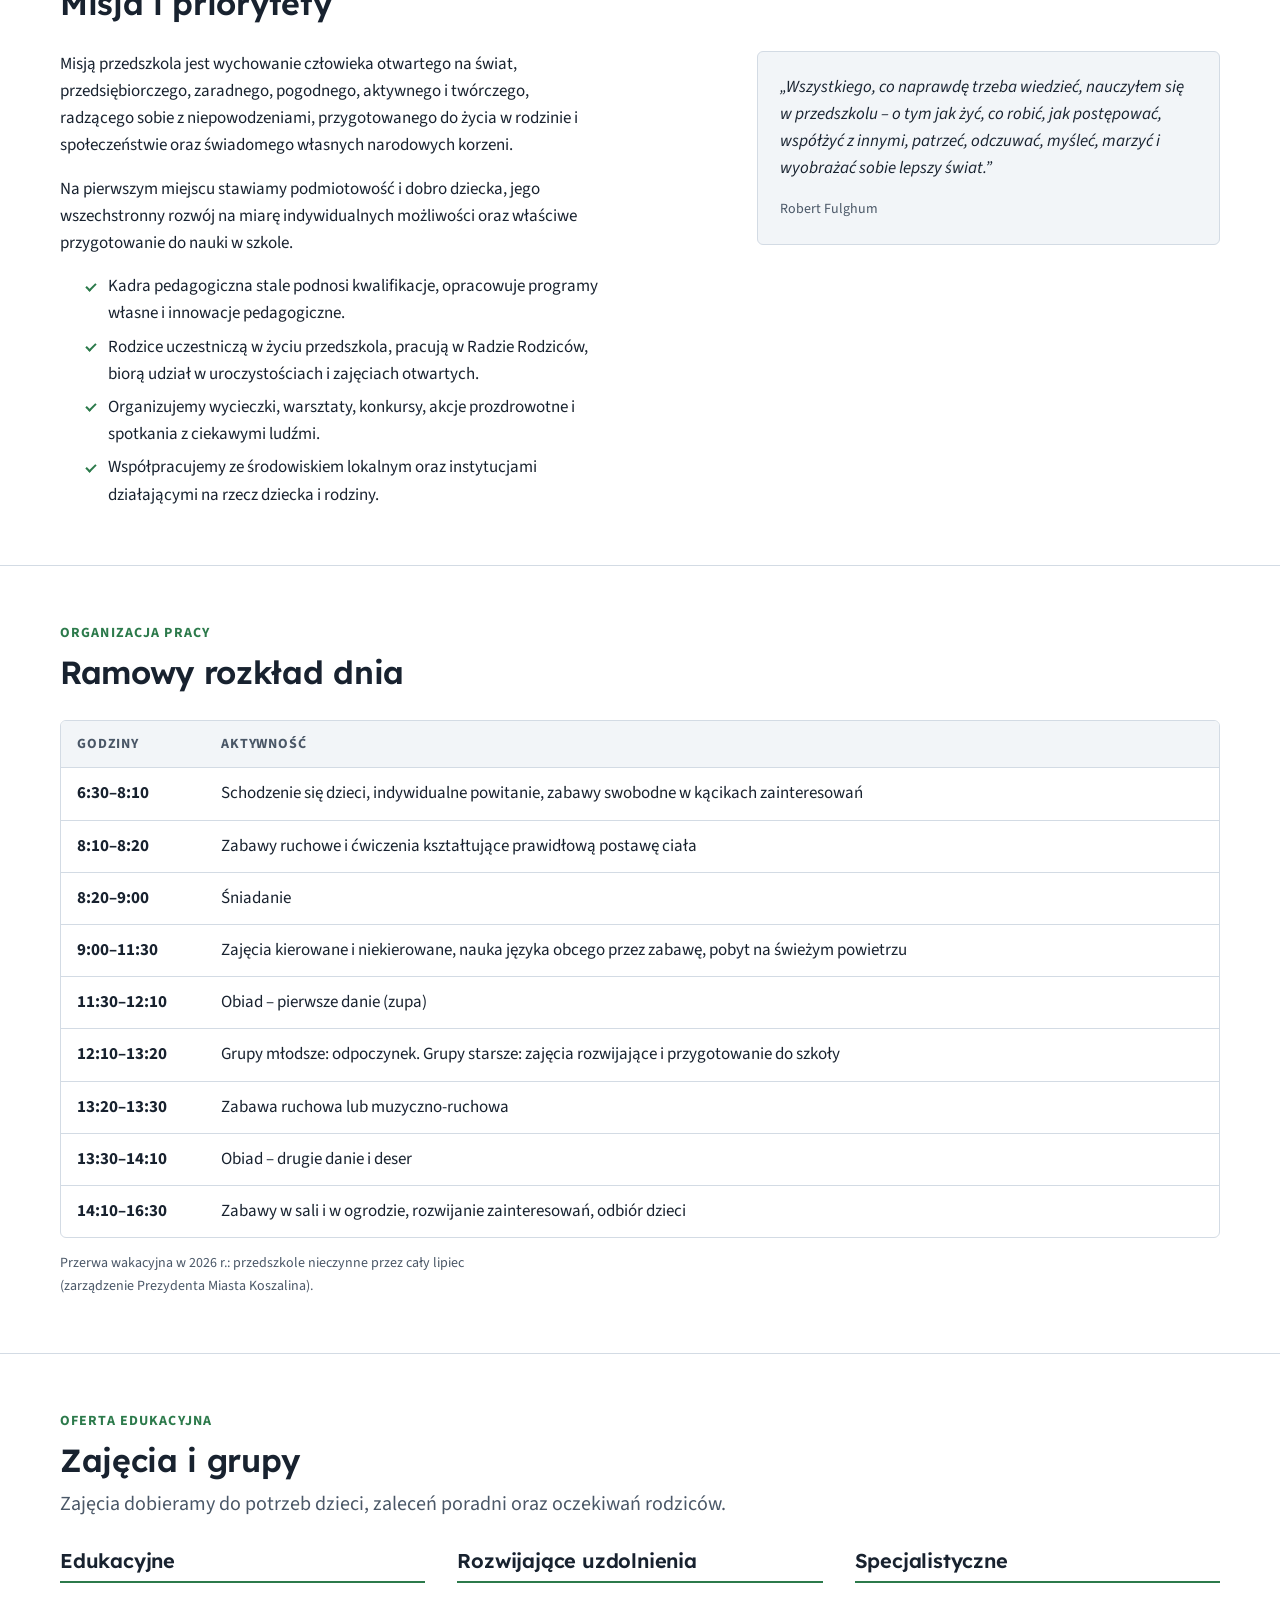
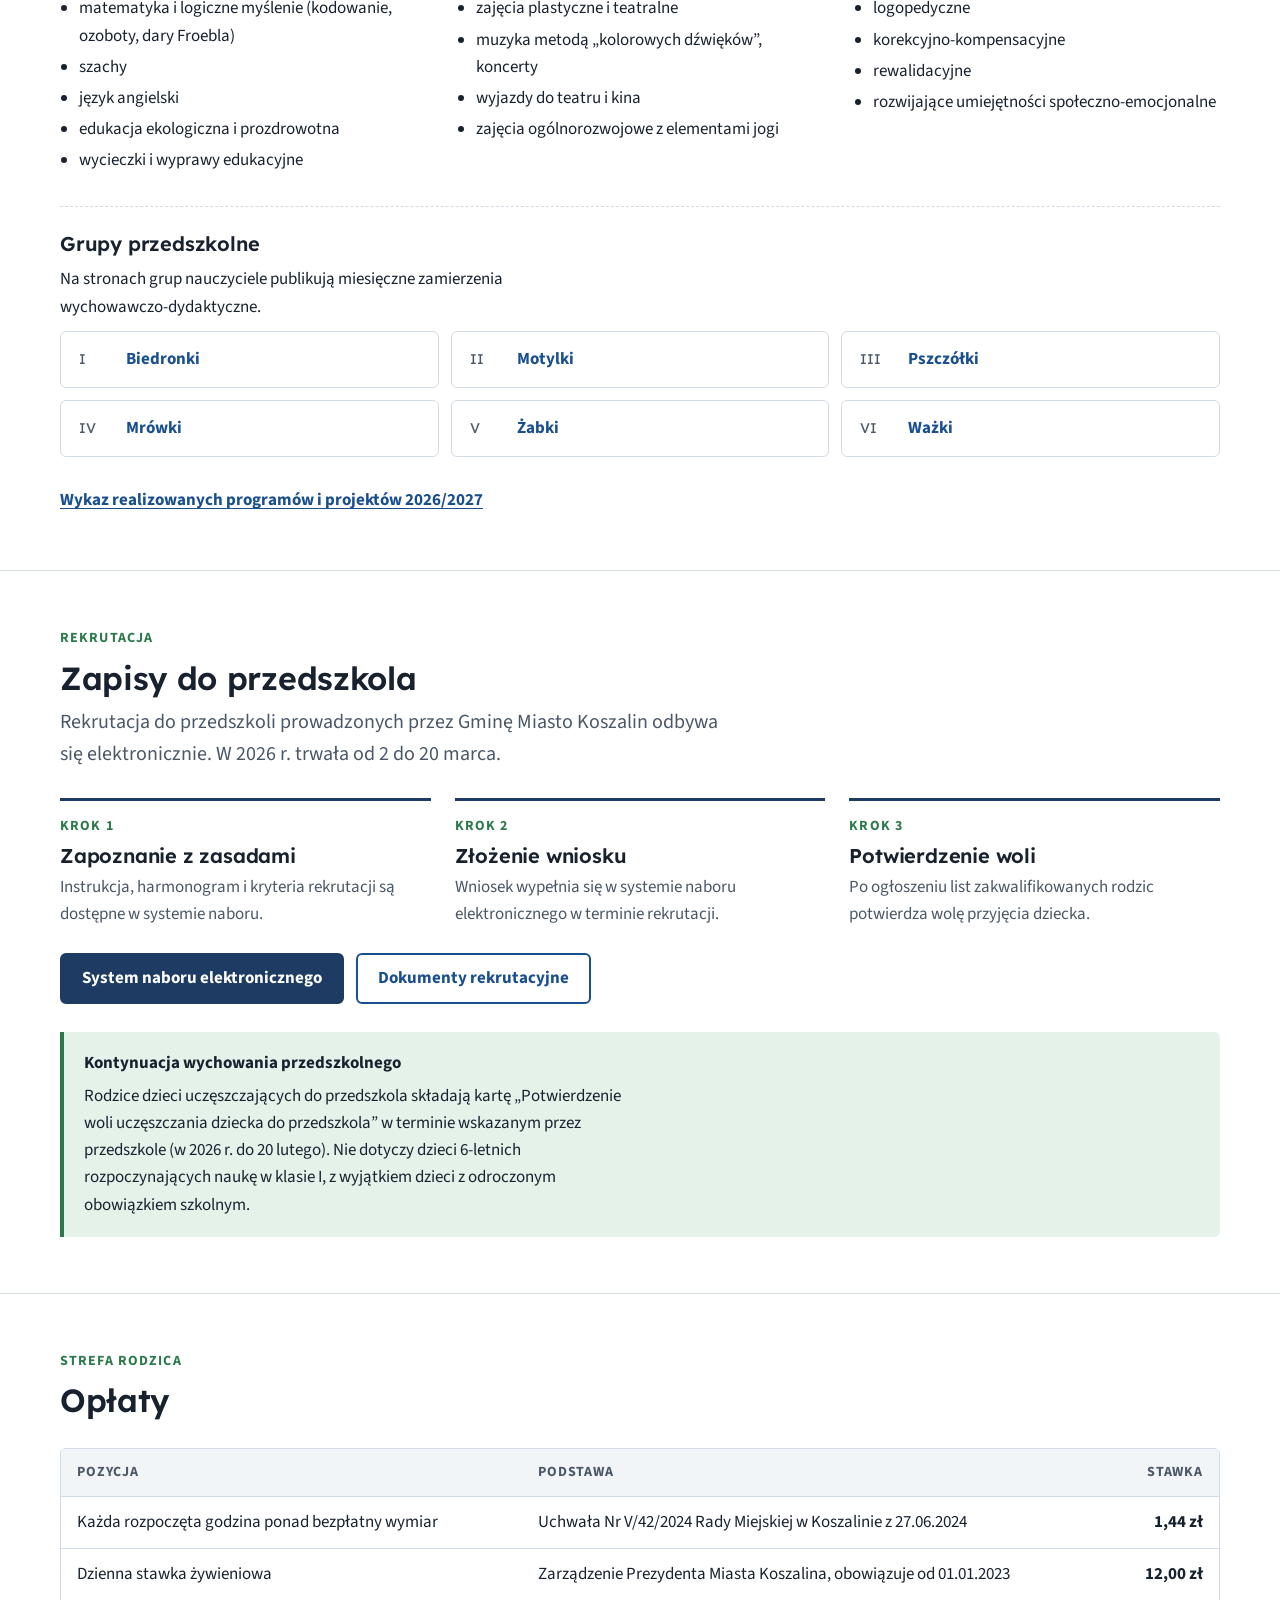
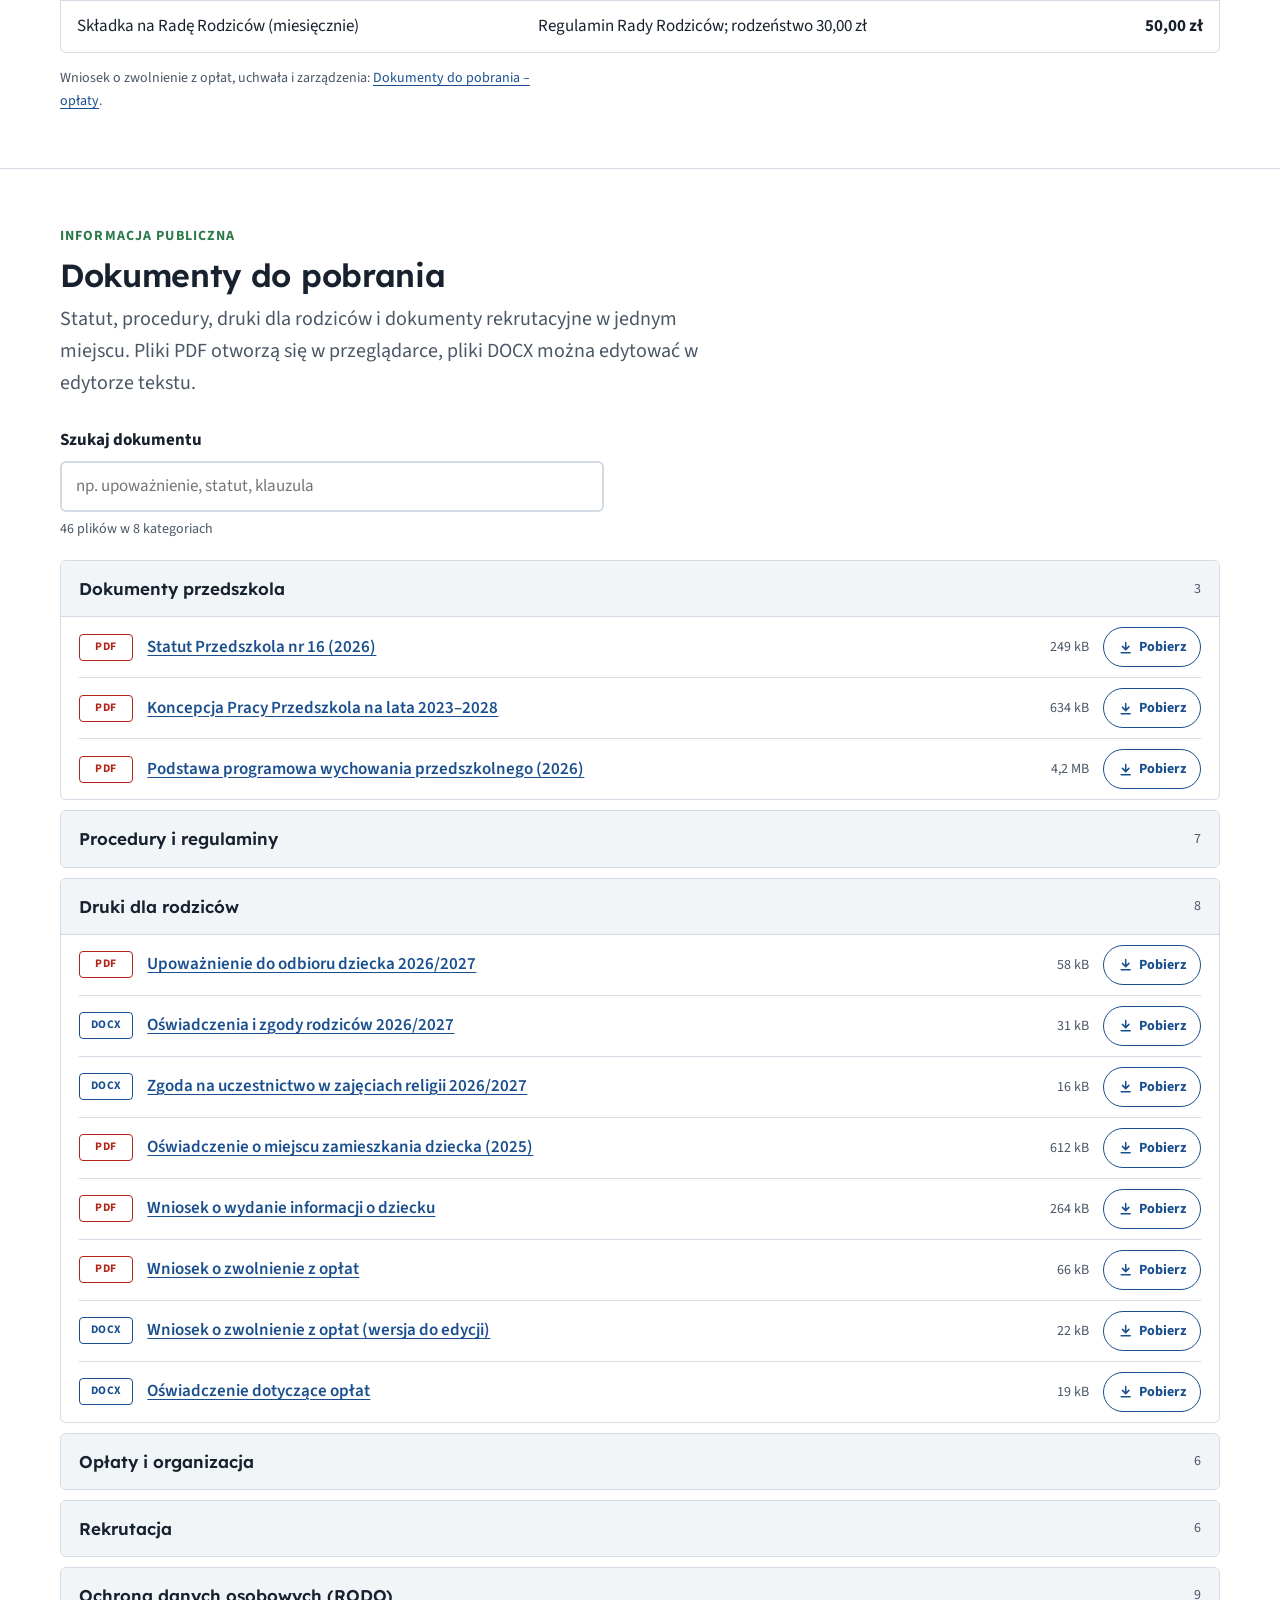
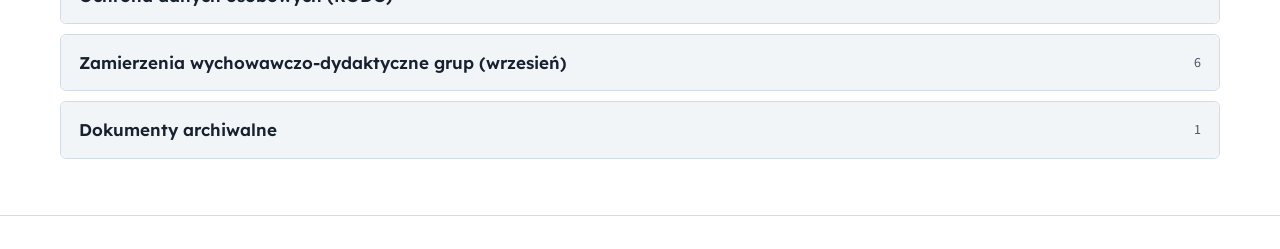
<file: oficjalna/index.html>
<!doctype html>
<html lang="pl">
<head>
<meta charset="utf-8">
<meta name="viewport" content="width=device-width, initial-scale=1">
<title>Przedszkole nr 16 w Koszalinie</title>
<meta http-equiv="refresh" content="0; url=../">
<link rel="canonical" href="../">
</head>
<body>
<p>Strona została przeniesiona. <a href="../">Przejdź do strony Przedszkola nr 16 w Koszalinie</a>.</p>
</body>
</html>
</file>
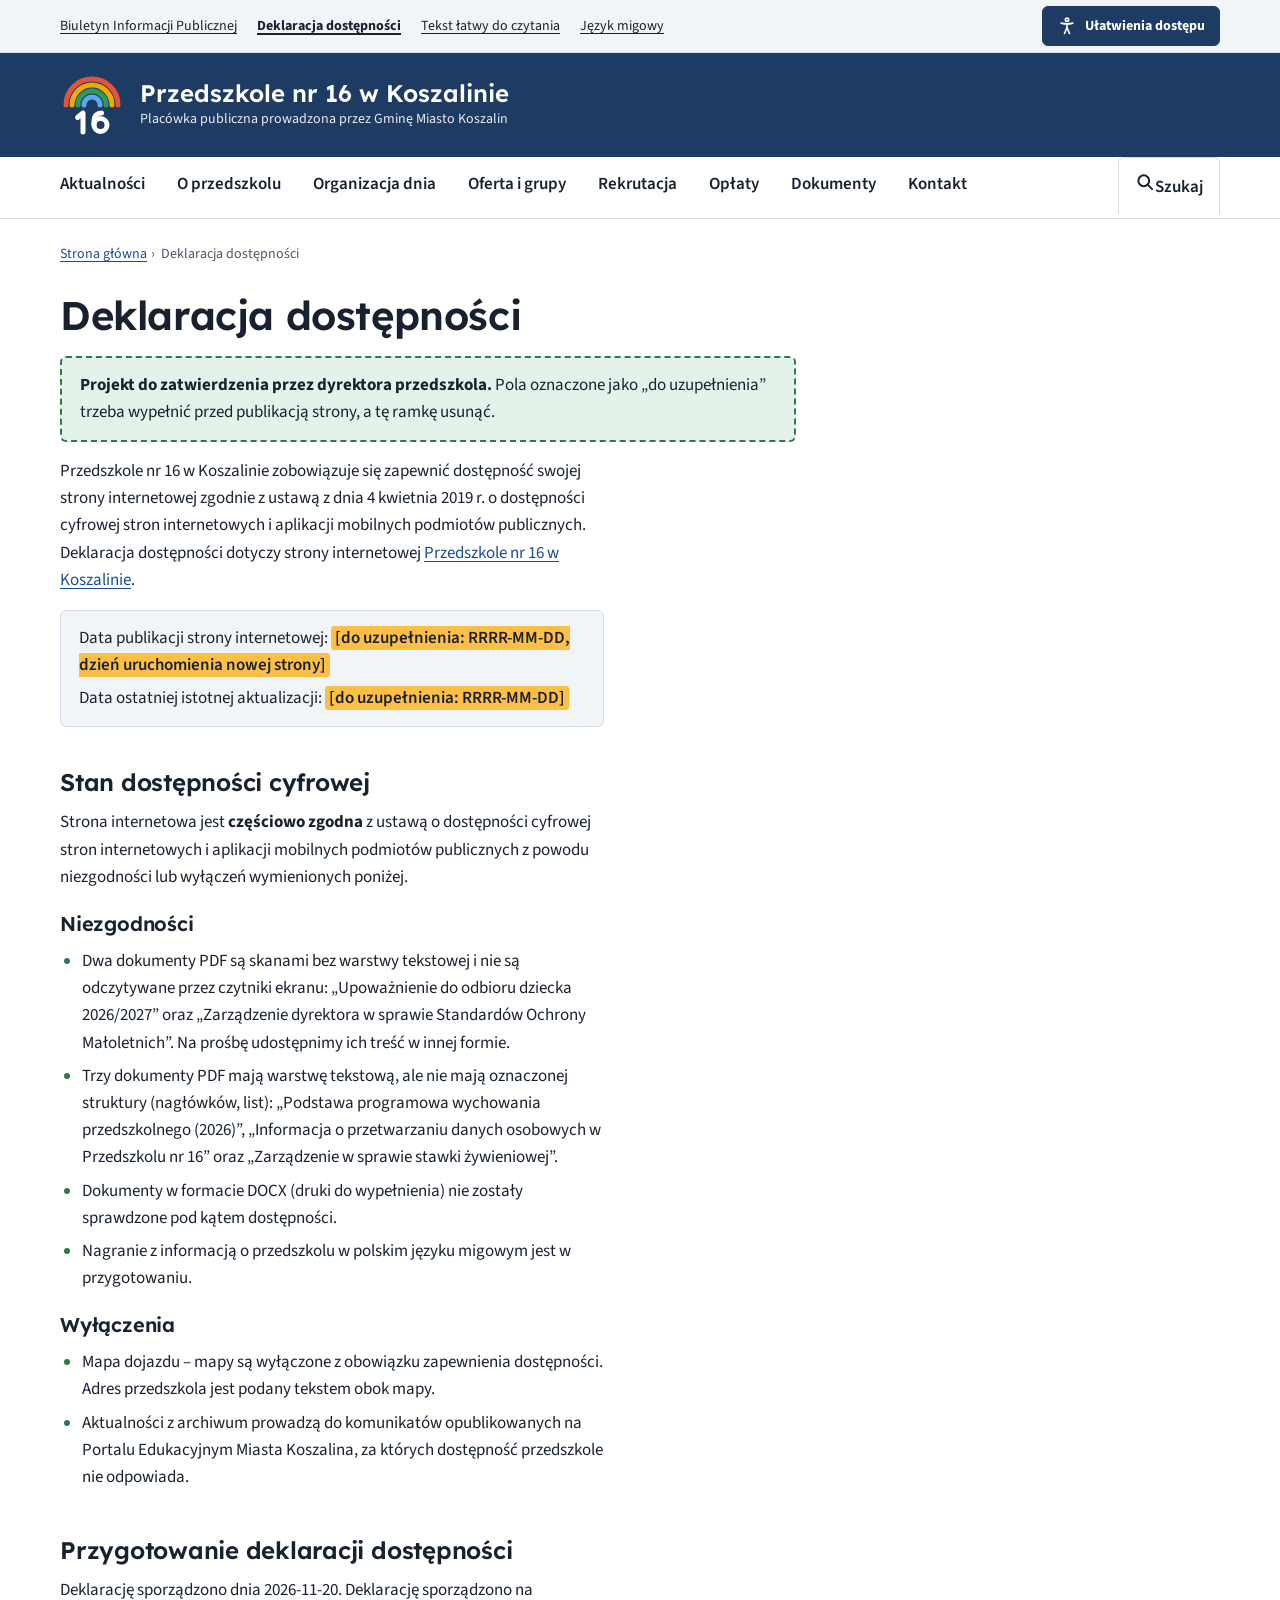
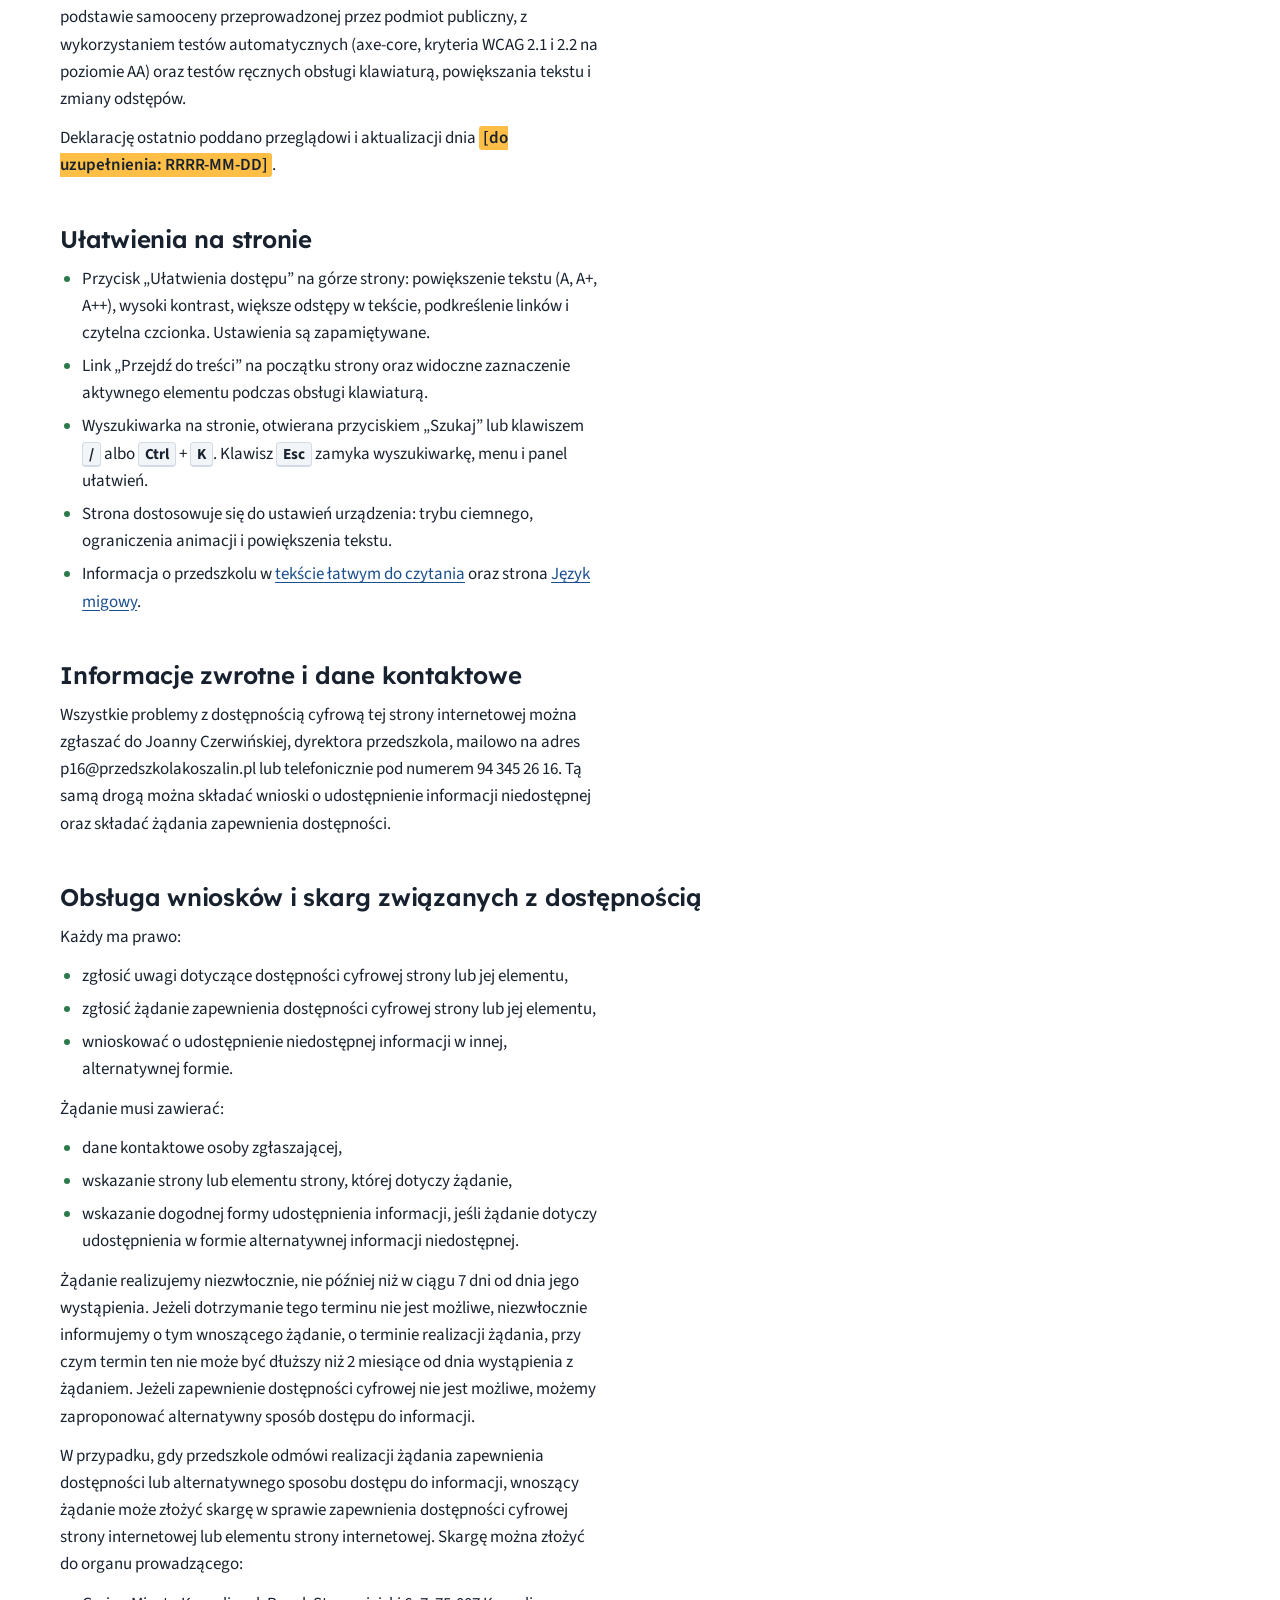
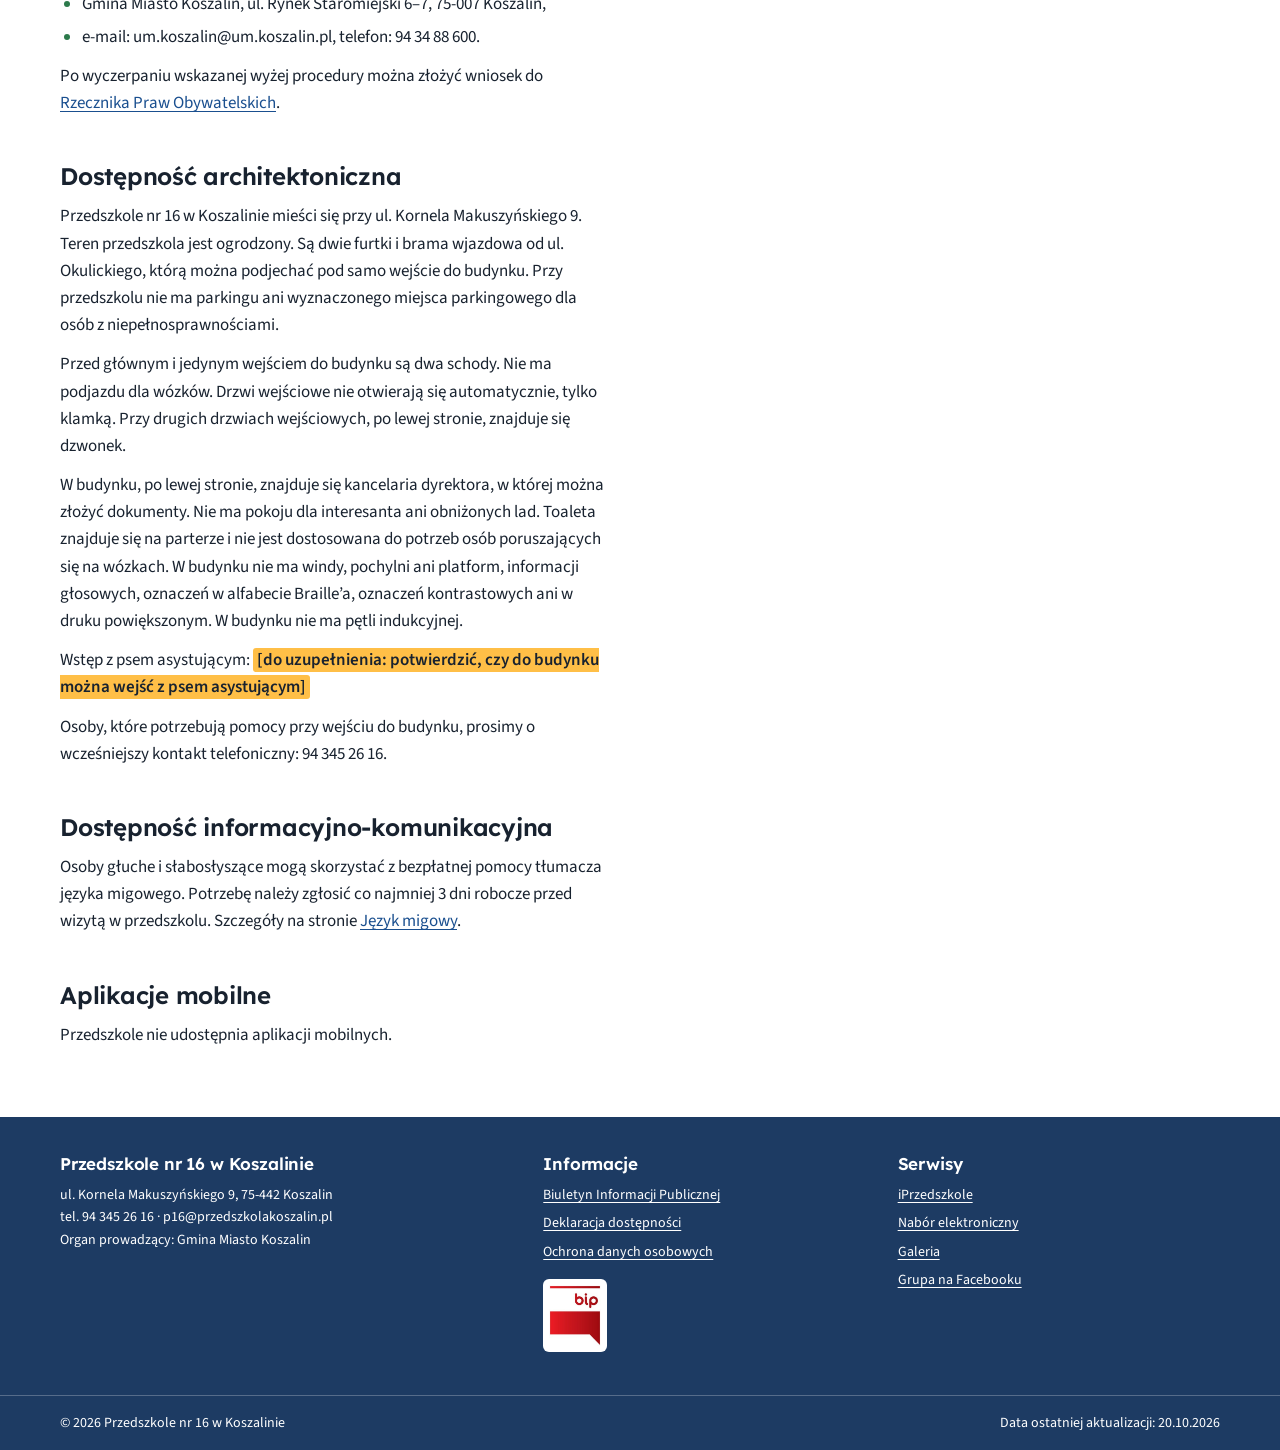
<file: deklaracja-dostepnosci.html>
<!doctype html>
<html lang="pl">
<head>
<meta charset="utf-8">
<meta name="viewport" content="width=device-width, initial-scale=1">
<title>Deklaracja dostępności – Przedszkole nr 16 w Koszalinie</title>
<meta name="description" content="Deklaracja dostępności strony internetowej Przedszkola nr 16 w Koszalinie.">
<link rel="icon" type="image/svg+xml" href="img/logo.svg">
<link rel="preconnect" href="https://fonts.googleapis.com">
<link rel="preconnect" href="https://fonts.gstatic.com" crossorigin>
<link href="https://fonts.googleapis.com/css2?family=Atkinson+Hyperlegible+Next:wght@400;700&family=Lexend:wght@500;600;700&family=Source+Sans+3:wght@400;600;700&display=swap" rel="stylesheet">
<script src="assets/prefs.js"></script>
<link rel="stylesheet" href="assets/style.css">
</head>
<body>
<a class="skip" href="#tresc">Przejdź do treści</a>
<div class="util" id="top">
  <div class="wrap">
    <nav class="util-links" aria-label="Informacje i dostępność">
    <ul>
      <li><a href="http://pm16.koszalin.ibip.pl/public/" target="_blank" rel="noopener">Biuletyn Informacji Publicznej</a></li>
      <li><a href="deklaracja-dostepnosci.html" aria-current="page">Deklaracja dostępności</a></li>
      <li><a href="tekst-latwy.html">Tekst łatwy do czytania</a></li>
      <li><a href="jezyk-migowy.html">Język migowy</a></li>
    </ul>
    </nav>
    <button type="button" class="a11y-toggle" id="a11y-toggle" aria-expanded="false" aria-controls="a11y-panel"><svg viewBox="0 0 24 24" aria-hidden="true" focusable="false" fill="none" stroke="currentColor" stroke-width="2" stroke-linecap="round" stroke-linejoin="round"><circle cx="12" cy="4.5" r="2"/><path d="M5 8.5c2.3.7 4.6 1 7 1s4.7-.3 7-1M12 9.5v4.5m0 0-3 7m3-7 3 7"/></svg>Ułatwienia dostępu</button>
  </div>
  <div class="a11y-panel" id="a11y-panel" hidden>
    <div class="wrap">
      <h2 class="sr-only">Ułatwienia dostępu</h2>
      <div class="a11y-opt" role="group" aria-labelledby="a11y-fs-label">
        <span id="a11y-fs-label">Wielkość tekstu</span>
        <div class="a11y-btns">
          <button type="button" data-fs="0" aria-pressed="true">A<span class="sr-only"> – normalny tekst</span></button>
          <button type="button" data-fs="1" class="fs1" aria-pressed="false">A+<span class="sr-only"> – większy tekst</span></button>
          <button type="button" data-fs="2" class="fs2" aria-pressed="false">A++<span class="sr-only"> – największy tekst</span></button>
        </div>
      </div>
      <div class="a11y-opt">
        <span id="a11y-more-label">Wygląd i czytanie</span>
        <div class="a11y-btns" role="group" aria-labelledby="a11y-more-label">
          <button type="button" data-pref="contrast" aria-pressed="false">Wysoki kontrast</button>
          <button type="button" data-pref="spacing" aria-pressed="false">Większe odstępy</button>
          <button type="button" data-pref="links" aria-pressed="false">Podkreśl linki</button>
          <button type="button" data-pref="font" aria-pressed="false">Czytelna czcionka</button>
        </div>
      </div>
      <div class="a11y-opt a11y-end">
        <button type="button" class="a11y-reset" id="a11y-reset">Przywróć domyślne</button>
        <button type="button" class="a11y-close" id="a11y-close">Zamknij</button>
      </div>
    </div>
  </div>
</div>

<header class="masthead">
  <div class="wrap">
    <a class="inst" href="index.html">
      <svg class="inst-mark" viewBox="0 0 64 64" aria-hidden="true" focusable="false"><g fill="none" stroke-width="5" stroke-linecap="round" stroke-linejoin="round"><path d="M6 32A26 26 0 0 1 58 32" stroke="#e0533d"/><path d="M12 32A20 20 0 0 1 52 32" stroke="#f2a900"/><path d="M18 32A14 14 0 0 1 46 32" stroke="#2c9a5a"/><path d="M24 32A8 8 0 0 1 40 32" stroke="#5aa9ea"/><g stroke="currentColor"><path d="M17.5 44.5 23 40v19"/><circle cx="40.5" cy="52" r="6.5"/><path d="M34 52v-4.5c0-4.5 3-7.5 7.5-7.5"/></g></g></svg>
      <span class="inst-name">
        <strong>Przedszkole nr 16 w Koszalinie</strong>
        <small>Placówka publiczna prowadzona przez Gminę Miasto Koszalin</small>
      </span>
    </a>
    <div class="mast-actions">
      <a class="search-btn search-btn-mast" href="index.html#szukaj"><svg viewBox="0 0 24 24" aria-hidden="true" focusable="false" fill="none" stroke="currentColor" stroke-width="2.4" stroke-linecap="round"><circle cx="10.5" cy="10.5" r="6.5"/><path d="m15.5 15.5 5 5"/></svg><span>Szukaj</span></a>
      <button class="menu-btn" type="button" id="menu-btn" aria-expanded="false" aria-controls="menu">Menu</button>
    </div>
  </div>
</header>

<nav class="main" id="menu" aria-label="Menu główne">
  <div class="wrap">
    <ul>
      <li><a href="index.html#aktualnosci">Aktualności</a></li>
      <li><a href="index.html#o-przedszkolu">O przedszkolu</a></li>
      <li><a href="index.html#organizacja">Organizacja dnia</a></li>
      <li><a href="index.html#oferta">Oferta i grupy</a></li>
      <li><a href="index.html#rekrutacja">Rekrutacja</a></li>
      <li><a href="index.html#oplaty">Opłaty</a></li>
      <li><a href="index.html#dokumenty">Dokumenty</a></li>
      <li><a href="index.html#kontakt">Kontakt</a></li>
      <li class="nav-search"><a class="search-btn search-btn-nav" href="index.html#szukaj"><svg viewBox="0 0 24 24" aria-hidden="true" focusable="false" fill="none" stroke="currentColor" stroke-width="2.4" stroke-linecap="round"><circle cx="10.5" cy="10.5" r="6.5"/><path d="m15.5 15.5 5 5"/></svg>Szukaj</a></li>
    </ul>
  </div>
</nav>

<main id="tresc" tabindex="-1" class="page">
  <div class="wrap">
    <nav class="crumbs" aria-label="Okruszki"><ol><li><a href="index.html">Strona główna</a></li><li aria-current="page">Deklaracja dostępności</li></ol></nav>
    <article class="prose" id="a11y-deklaracja">
      <h1 id="a11y-tytul">Deklaracja dostępności</h1>
      <p class="draft-note" role="note"><strong>Projekt do zatwierdzenia przez dyrektora przedszkola.</strong> Pola oznaczone jako „do uzupełnienia” trzeba wypełnić przed publikacją strony, a tę ramkę usunąć.</p>

      <p id="a11y-wstep"><span id="a11y-podmiot">Przedszkole nr 16 w Koszalinie</span> zobowiązuje się zapewnić dostępność swojej strony internetowej zgodnie z ustawą z dnia 4 kwietnia 2019 r. o dostępności cyfrowej stron internetowych i aplikacji mobilnych podmiotów publicznych. Deklaracja dostępności dotyczy strony internetowej <a id="a11y-url" href="index.html">Przedszkole nr 16 w Koszalinie</a>.</p>

      <ul class="dates">
        <li>Data publikacji strony internetowej: <span id="a11y-data-publikacja"><mark class="todo">[do uzupełnienia: RRRR-MM-DD, dzień uruchomienia nowej strony]</mark></span></li>
        <li>Data ostatniej istotnej aktualizacji: <span id="a11y-data-aktualizacja"><mark class="todo">[do uzupełnienia: RRRR-MM-DD]</mark></span></li>
      </ul>

      <section id="a11y-status" aria-labelledby="h-status">
        <h2 id="h-status">Stan dostępności cyfrowej</h2>
        <p>Strona internetowa jest <strong>częściowo zgodna</strong> z ustawą o dostępności cyfrowej stron internetowych i aplikacji mobilnych podmiotów publicznych z powodu niezgodności lub wyłączeń wymienionych poniżej.</p>
        <h3>Niezgodności</h3>
        <ul>
          <li>Dwa dokumenty PDF są skanami bez warstwy tekstowej i nie są odczytywane przez czytniki ekranu: „Upoważnienie do odbioru dziecka 2026/2027” oraz „Zarządzenie dyrektora w sprawie Standardów Ochrony Małoletnich”. Na prośbę udostępnimy ich treść w innej formie.</li>
          <li>Trzy dokumenty PDF mają warstwę tekstową, ale nie mają oznaczonej struktury (nagłówków, list): „Podstawa programowa wychowania przedszkolnego (2026)”, „Informacja o przetwarzaniu danych osobowych w Przedszkolu nr 16” oraz „Zarządzenie w sprawie stawki żywieniowej”.</li>
          <li>Dokumenty w formacie DOCX (druki do wypełnienia) nie zostały sprawdzone pod kątem dostępności.</li>
          <li>Nagranie z informacją o przedszkolu w polskim języku migowym jest w przygotowaniu.</li>
        </ul>
        <h3>Wyłączenia</h3>
        <ul>
          <li>Mapa dojazdu – mapy są wyłączone z obowiązku zapewnienia dostępności. Adres przedszkola jest podany tekstem obok mapy.</li>
          <li>Aktualności z archiwum prowadzą do komunikatów opublikowanych na Portalu Edukacyjnym Miasta Koszalina, za których dostępność przedszkole nie odpowiada.</li>
        </ul>
      </section>

      <section aria-labelledby="h-przygotowanie">
        <h2 id="h-przygotowanie">Przygotowanie deklaracji dostępności</h2>
        <p>Deklarację sporządzono dnia <span id="a11y-data-sporzadzenie">2026-11-20</span>. Deklarację sporządzono na podstawie samooceny przeprowadzonej przez podmiot publiczny, z wykorzystaniem testów automatycznych (axe-core, kryteria WCAG 2.1 i 2.2 na poziomie AA) oraz testów ręcznych obsługi klawiaturą, powiększania tekstu i zmiany odstępów.</p>
        <p>Deklarację ostatnio poddano przeglądowi i aktualizacji dnia <mark class="todo">[do uzupełnienia: RRRR-MM-DD]</mark>.</p>
      </section>

      <section aria-labelledby="h-ulatwienia">
        <h2 id="h-ulatwienia">Ułatwienia na stronie</h2>
        <ul>
          <li>Przycisk „Ułatwienia dostępu” na górze strony: powiększenie tekstu (A, A+, A++), wysoki kontrast, większe odstępy w tekście, podkreślenie linków i czytelna czcionka. Ustawienia są zapamiętywane.</li>
          <li>Link „Przejdź do treści” na początku strony oraz widoczne zaznaczenie aktywnego elementu podczas obsługi klawiaturą.</li>
          <li>Wyszukiwarka na stronie, otwierana przyciskiem „Szukaj” lub klawiszem <kbd>/</kbd> albo <kbd>Ctrl</kbd> + <kbd>K</kbd>. Klawisz <kbd>Esc</kbd> zamyka wyszukiwarkę, menu i panel ułatwień.</li>
          <li>Strona dostosowuje się do ustawień urządzenia: trybu ciemnego, ograniczenia animacji i powiększenia tekstu.</li>
          <li>Informacja o przedszkolu w <a href="tekst-latwy.html">tekście łatwym do czytania</a> oraz strona <a href="jezyk-migowy.html">Język migowy</a>.</li>
        </ul>
      </section>

      <section id="a11y-kontakt" aria-labelledby="h-kontakt-a11y">
        <h2 id="h-kontakt-a11y">Informacje zwrotne i dane kontaktowe</h2>
        <p>Wszystkie problemy z dostępnością cyfrową tej strony internetowej można zgłaszać do <span id="a11y-osoba">Joanny Czerwińskiej, dyrektora przedszkola</span>, mailowo na adres <span id="a11y-email">p16@przedszkolakoszalin.pl</span> lub telefonicznie pod numerem <span id="a11y-telefon">94 345 26 16</span>. Tą samą drogą można składać wnioski o udostępnienie informacji niedostępnej oraz składać żądania zapewnienia dostępności.</p>
      </section>

      <section id="a11y-procedura" aria-labelledby="h-procedura">
        <h2 id="h-procedura">Obsługa wniosków i skarg związanych z dostępnością</h2>
        <p>Każdy ma prawo:</p>
        <ul>
          <li>zgłosić uwagi dotyczące dostępności cyfrowej strony lub jej elementu,</li>
          <li>zgłosić żądanie zapewnienia dostępności cyfrowej strony lub jej elementu,</li>
          <li>wnioskować o udostępnienie niedostępnej informacji w innej, alternatywnej formie.</li>
        </ul>
        <p>Żądanie musi zawierać:</p>
        <ul>
          <li>dane kontaktowe osoby zgłaszającej,</li>
          <li>wskazanie strony lub elementu strony, której dotyczy żądanie,</li>
          <li>wskazanie dogodnej formy udostępnienia informacji, jeśli żądanie dotyczy udostępnienia w formie alternatywnej informacji niedostępnej.</li>
        </ul>
        <p>Żądanie realizujemy niezwłocznie, nie później niż w ciągu 7 dni od dnia jego wystąpienia. Jeżeli dotrzymanie tego terminu nie jest możliwe, niezwłocznie informujemy o tym wnoszącego żądanie, o terminie realizacji żądania, przy czym termin ten nie może być dłuższy niż 2 miesiące od dnia wystąpienia z żądaniem. Jeżeli zapewnienie dostępności cyfrowej nie jest możliwe, możemy zaproponować alternatywny sposób dostępu do informacji.</p>
        <p>W przypadku, gdy przedszkole odmówi realizacji żądania zapewnienia dostępności lub alternatywnego sposobu dostępu do informacji, wnoszący żądanie może złożyć skargę w sprawie zapewnienia dostępności cyfrowej strony internetowej lub elementu strony internetowej. Skargę można złożyć do organu prowadzącego:</p>
        <ul>
          <li>Gmina Miasto Koszalin, ul. Rynek Staromiejski 6–7, 75-007 Koszalin,</li>
          <li>e-mail: um.koszalin@um.koszalin.pl, telefon: 94 34 88 600.</li>
        </ul>
        <p>Po wyczerpaniu wskazanej wyżej procedury można złożyć wniosek do <a href="https://www.rpo.gov.pl/content/jak-zglosic-sie-do-rzecznika-praw-obywatelskich" target="_blank" rel="noopener">Rzecznika Praw Obywatelskich</a>.</p>
      </section>

      <section id="a11y-architektura" aria-labelledby="h-architektura">
        <h2 id="h-architektura">Dostępność architektoniczna</h2>
        <p>Przedszkole nr 16 w Koszalinie mieści się przy ul. Kornela Makuszyńskiego 9. Teren przedszkola jest ogrodzony. Są dwie furtki i brama wjazdowa od ul. Okulickiego, którą można podjechać pod samo wejście do budynku. Przy przedszkolu nie ma parkingu ani wyznaczonego miejsca parkingowego dla osób z niepełnosprawnościami.</p>
        <p>Przed głównym i jedynym wejściem do budynku są dwa schody. Nie ma podjazdu dla wózków. Drzwi wejściowe nie otwierają się automatycznie, tylko klamką. Przy drugich drzwiach wejściowych, po lewej stronie, znajduje się dzwonek.</p>
        <p>W budynku, po lewej stronie, znajduje się kancelaria dyrektora, w której można złożyć dokumenty. Nie ma pokoju dla interesanta ani obniżonych lad. Toaleta znajduje się na parterze i nie jest dostosowana do potrzeb osób poruszających się na wózkach. W budynku nie ma windy, pochylni ani platform, informacji głosowych, oznaczeń w alfabecie Braille’a, oznaczeń kontrastowych ani w druku powiększonym. W budynku nie ma pętli indukcyjnej.</p>
        <p>Wstęp z psem asystującym: <mark class="todo">[do uzupełnienia: potwierdzić, czy do budynku można wejść z psem asystującym]</mark></p>
        <p>Osoby, które potrzebują pomocy przy wejściu do budynku, prosimy o wcześniejszy kontakt telefoniczny: 94 345 26 16.</p>
      </section>

      <section aria-labelledby="h-komunikacja">
        <h2 id="h-komunikacja">Dostępność informacyjno-komunikacyjna</h2>
        <p>Osoby głuche i słabosłyszące mogą skorzystać z bezpłatnej pomocy tłumacza języka migowego. Potrzebę należy zgłosić co najmniej 3 dni robocze przed wizytą w przedszkolu. Szczegóły na stronie <a href="jezyk-migowy.html">Język migowy</a>.</p>
      </section>

      <section id="a11y-aplikacje" aria-labelledby="h-aplikacje">
        <h2 id="h-aplikacje">Aplikacje mobilne</h2>
        <p>Przedszkole nie udostępnia aplikacji mobilnych.</p>
      </section>
    </article>
  </div>
</main>

<footer>
  <div class="wrap">
    <div>
      <h2>Przedszkole nr 16 w Koszalinie</h2>
      <p>ul. Kornela Makuszyńskiego 9, 75-442 Koszalin<br>tel. 94 345 26 16 · p16@przedszkolakoszalin.pl</p>
      <p>Organ prowadzący: Gmina Miasto Koszalin</p>
    </div>
    <div>
      <h2>Informacje</h2>
      <ul>
        <li><a href="http://pm16.koszalin.ibip.pl/public/" target="_blank" rel="noopener">Biuletyn Informacji Publicznej</a></li>
        <li><a href="deklaracja-dostepnosci.html">Deklaracja dostępności</a></li>
        <li><a href="index.html#dok-rodo">Ochrona danych osobowych</a></li>
      </ul>
      <a class="bip-badge" href="http://pm16.koszalin.ibip.pl/public/" target="_blank" rel="noopener"><img src="img/bip.jpg" width="206" height="240" alt="Biuletyn Informacji Publicznej Przedszkola nr 16 w Koszalinie"></a>
    </div>
    <div>
      <h2>Serwisy</h2>
      <ul>
        <li><a href="https://iprzedszkole.eduportal.koszalin.pl/Authentication/WyborPanel.aspx" target="_blank" rel="noopener">iPrzedszkole</a></li>
        <li><a href="https://naborp-kandydat.eduportal.koszalin.pl/koszalin" target="_blank" rel="noopener">Nabór elektroniczny</a></li>
        <li><a href="https://p16.eduportal.koszalin.pl/pl/page/galeria-5" target="_blank" rel="noopener">Galeria</a></li>
        <li><a href="https://www.facebook.com/groups/2113782585306074" target="_blank" rel="noopener">Grupa na Facebooku</a></li>
      </ul>
    </div>
  </div>
  <div class="legal">
    <div class="wrap">
      <p>© <span id="rok">2026</span> Przedszkole nr 16 w Koszalinie</p>
      <p>Data ostatniej aktualizacji: <time datetime="2026-10-20">20.10.2026</time></p>
    </div>
  </div>
</footer>

<a class="to-top" href="#top" id="to-top" hidden aria-label="Wróć na górę strony"><svg viewBox="0 0 24 24" aria-hidden="true" fill="none" stroke="currentColor" stroke-width="2.5" stroke-linecap="round" stroke-linejoin="round"><path d="m6 15 6-6 6 6"/></svg></a>

<script src="assets/main.js"></script>
</body>
</html>
</file>
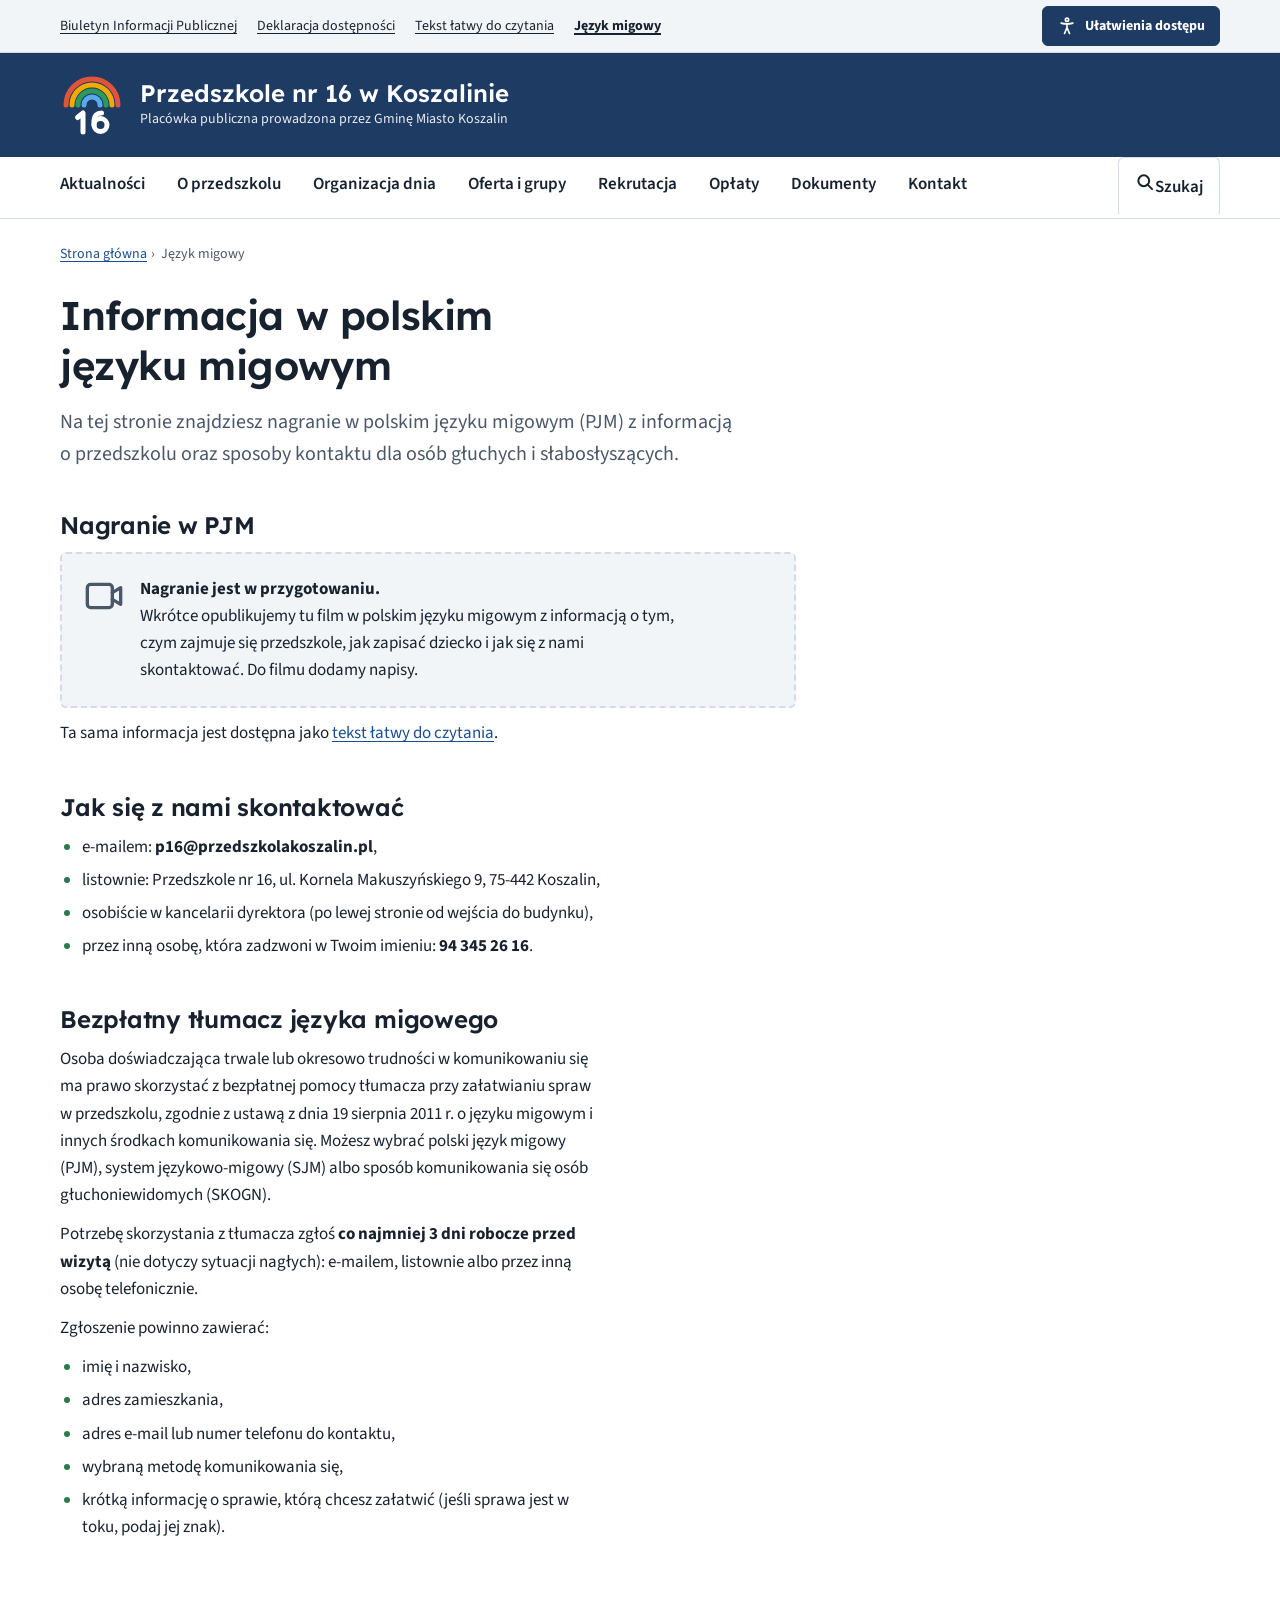
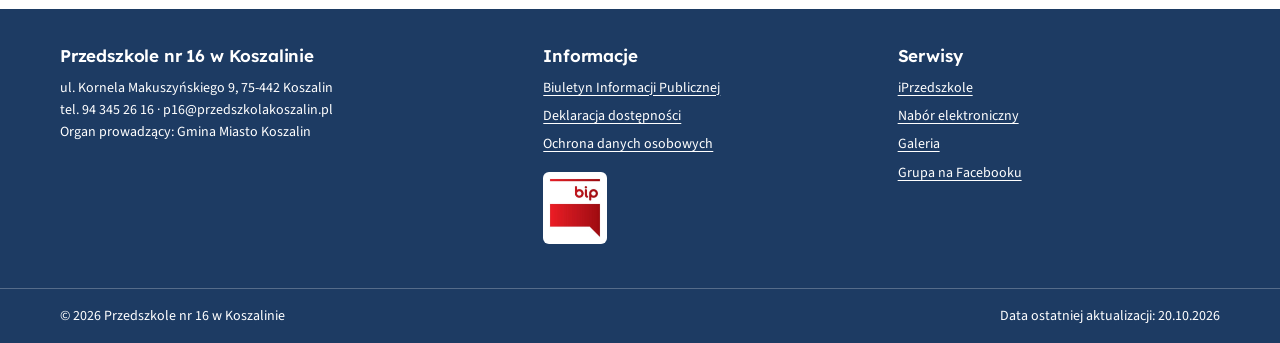
<file: jezyk-migowy.html>
<!doctype html>
<html lang="pl">
<head>
<meta charset="utf-8">
<meta name="viewport" content="width=device-width, initial-scale=1">
<title>Język migowy – Przedszkole nr 16 w Koszalinie</title>
<meta name="description" content="Informacja w polskim języku migowym i sposoby kontaktu z Przedszkolem nr 16 w Koszalinie dla osób głuchych i słabosłyszących.">
<link rel="icon" type="image/svg+xml" href="img/logo.svg">
<link rel="preconnect" href="https://fonts.googleapis.com">
<link rel="preconnect" href="https://fonts.gstatic.com" crossorigin>
<link href="https://fonts.googleapis.com/css2?family=Atkinson+Hyperlegible+Next:wght@400;700&family=Lexend:wght@500;600;700&family=Source+Sans+3:wght@400;600;700&display=swap" rel="stylesheet">
<script src="assets/prefs.js"></script>
<link rel="stylesheet" href="assets/style.css">
</head>
<body>
<a class="skip" href="#tresc">Przejdź do treści</a>
<div class="util" id="top">
  <div class="wrap">
    <nav class="util-links" aria-label="Informacje i dostępność">
    <ul>
      <li><a href="http://pm16.koszalin.ibip.pl/public/" target="_blank" rel="noopener">Biuletyn Informacji Publicznej</a></li>
      <li><a href="deklaracja-dostepnosci.html">Deklaracja dostępności</a></li>
      <li><a href="tekst-latwy.html">Tekst łatwy do czytania</a></li>
      <li><a href="jezyk-migowy.html" aria-current="page">Język migowy</a></li>
    </ul>
    </nav>
    <button type="button" class="a11y-toggle" id="a11y-toggle" aria-expanded="false" aria-controls="a11y-panel"><svg viewBox="0 0 24 24" aria-hidden="true" focusable="false" fill="none" stroke="currentColor" stroke-width="2" stroke-linecap="round" stroke-linejoin="round"><circle cx="12" cy="4.5" r="2"/><path d="M5 8.5c2.3.7 4.6 1 7 1s4.7-.3 7-1M12 9.5v4.5m0 0-3 7m3-7 3 7"/></svg>Ułatwienia dostępu</button>
  </div>
  <div class="a11y-panel" id="a11y-panel" hidden>
    <div class="wrap">
      <h2 class="sr-only">Ułatwienia dostępu</h2>
      <div class="a11y-opt" role="group" aria-labelledby="a11y-fs-label">
        <span id="a11y-fs-label">Wielkość tekstu</span>
        <div class="a11y-btns">
          <button type="button" data-fs="0" aria-pressed="true">A<span class="sr-only"> – normalny tekst</span></button>
          <button type="button" data-fs="1" class="fs1" aria-pressed="false">A+<span class="sr-only"> – większy tekst</span></button>
          <button type="button" data-fs="2" class="fs2" aria-pressed="false">A++<span class="sr-only"> – największy tekst</span></button>
        </div>
      </div>
      <div class="a11y-opt">
        <span id="a11y-more-label">Wygląd i czytanie</span>
        <div class="a11y-btns" role="group" aria-labelledby="a11y-more-label">
          <button type="button" data-pref="contrast" aria-pressed="false">Wysoki kontrast</button>
          <button type="button" data-pref="spacing" aria-pressed="false">Większe odstępy</button>
          <button type="button" data-pref="links" aria-pressed="false">Podkreśl linki</button>
          <button type="button" data-pref="font" aria-pressed="false">Czytelna czcionka</button>
        </div>
      </div>
      <div class="a11y-opt a11y-end">
        <button type="button" class="a11y-reset" id="a11y-reset">Przywróć domyślne</button>
        <button type="button" class="a11y-close" id="a11y-close">Zamknij</button>
      </div>
    </div>
  </div>
</div>

<header class="masthead">
  <div class="wrap">
    <a class="inst" href="index.html">
      <svg class="inst-mark" viewBox="0 0 64 64" aria-hidden="true" focusable="false"><g fill="none" stroke-width="5" stroke-linecap="round" stroke-linejoin="round"><path d="M6 32A26 26 0 0 1 58 32" stroke="#e0533d"/><path d="M12 32A20 20 0 0 1 52 32" stroke="#f2a900"/><path d="M18 32A14 14 0 0 1 46 32" stroke="#2c9a5a"/><path d="M24 32A8 8 0 0 1 40 32" stroke="#5aa9ea"/><g stroke="currentColor"><path d="M17.5 44.5 23 40v19"/><circle cx="40.5" cy="52" r="6.5"/><path d="M34 52v-4.5c0-4.5 3-7.5 7.5-7.5"/></g></g></svg>
      <span class="inst-name">
        <strong>Przedszkole nr 16 w Koszalinie</strong>
        <small>Placówka publiczna prowadzona przez Gminę Miasto Koszalin</small>
      </span>
    </a>
    <div class="mast-actions">
      <a class="search-btn search-btn-mast" href="index.html#szukaj"><svg viewBox="0 0 24 24" aria-hidden="true" focusable="false" fill="none" stroke="currentColor" stroke-width="2.4" stroke-linecap="round"><circle cx="10.5" cy="10.5" r="6.5"/><path d="m15.5 15.5 5 5"/></svg><span>Szukaj</span></a>
      <button class="menu-btn" type="button" id="menu-btn" aria-expanded="false" aria-controls="menu">Menu</button>
    </div>
  </div>
</header>

<nav class="main" id="menu" aria-label="Menu główne">
  <div class="wrap">
    <ul>
      <li><a href="index.html#aktualnosci">Aktualności</a></li>
      <li><a href="index.html#o-przedszkolu">O przedszkolu</a></li>
      <li><a href="index.html#organizacja">Organizacja dnia</a></li>
      <li><a href="index.html#oferta">Oferta i grupy</a></li>
      <li><a href="index.html#rekrutacja">Rekrutacja</a></li>
      <li><a href="index.html#oplaty">Opłaty</a></li>
      <li><a href="index.html#dokumenty">Dokumenty</a></li>
      <li><a href="index.html#kontakt">Kontakt</a></li>
      <li class="nav-search"><a class="search-btn search-btn-nav" href="index.html#szukaj"><svg viewBox="0 0 24 24" aria-hidden="true" focusable="false" fill="none" stroke="currentColor" stroke-width="2.4" stroke-linecap="round"><circle cx="10.5" cy="10.5" r="6.5"/><path d="m15.5 15.5 5 5"/></svg>Szukaj</a></li>
    </ul>
  </div>
</nav>

<main id="tresc" tabindex="-1" class="page">
  <div class="wrap">
    <nav class="crumbs" aria-label="Okruszki"><ol><li><a href="index.html">Strona główna</a></li><li aria-current="page">Język migowy</li></ol></nav>
    <article class="prose">
      <h1>Informacja w polskim języku migowym</h1>
      <p class="lede">Na tej stronie znajdziesz nagranie w polskim języku migowym (PJM) z informacją o przedszkolu oraz sposoby kontaktu dla osób głuchych i słabosłyszących.</p>

      <section aria-labelledby="pjm-film">
        <h2 id="pjm-film">Nagranie w PJM</h2>
        <!-- Po nagraniu filmu z tłumaczem PJM: zamień poniższy blok na
             <video controls preload="metadata" width="100%"><source src="pliki/informacja-pjm.mp4" type="video/mp4"><track kind="captions" src="pliki/informacja-pjm.vtt" srclang="pl" label="Polski"></video> -->
        <div class="video-slot" role="note">
          <svg viewBox="0 0 24 24" aria-hidden="true" focusable="false" fill="none" stroke="currentColor" stroke-width="2" stroke-linecap="round" stroke-linejoin="round"><rect x="2" y="5" width="15" height="14" rx="2"/><path d="m17 10 5-3v10l-5-3"/></svg>
          <p><strong>Nagranie jest w przygotowaniu.</strong><br>Wkrótce opublikujemy tu film w polskim języku migowym z informacją o tym, czym zajmuje się przedszkole, jak zapisać dziecko i jak się z nami skontaktować. Do filmu dodamy napisy.</p>
        </div>
        <p>Ta sama informacja jest dostępna jako <a href="tekst-latwy.html">tekst łatwy do czytania</a>.</p>
      </section>

      <section aria-labelledby="pjm-kontakt">
        <h2 id="pjm-kontakt">Jak się z nami skontaktować</h2>
        <ul>
          <li>e-mailem: <strong>p16@przedszkolakoszalin.pl</strong>,</li>
          <li>listownie: Przedszkole nr 16, ul. Kornela Makuszyńskiego 9, 75-442 Koszalin,</li>
          <li>osobiście w kancelarii dyrektora (po lewej stronie od wejścia do budynku),</li>
          <li>przez inną osobę, która zadzwoni w Twoim imieniu: <strong>94 345 26 16</strong>.</li>
        </ul>
      </section>

      <section aria-labelledby="pjm-tlumacz">
        <h2 id="pjm-tlumacz">Bezpłatny tłumacz języka migowego</h2>
        <p>Osoba doświadczająca trwale lub okresowo trudności w komunikowaniu się ma prawo skorzystać z bezpłatnej pomocy tłumacza przy załatwianiu spraw w przedszkolu, zgodnie z ustawą z dnia 19 sierpnia 2011 r. o języku migowym i innych środkach komunikowania się. Możesz wybrać polski język migowy (PJM), system językowo-migowy (SJM) albo sposób komunikowania się osób głuchoniewidomych (SKOGN).</p>
        <p>Potrzebę skorzystania z tłumacza zgłoś <strong>co najmniej 3 dni robocze przed wizytą</strong> (nie dotyczy sytuacji nagłych): e-mailem, listownie albo przez inną osobę telefonicznie.</p>
        <p>Zgłoszenie powinno zawierać:</p>
        <ul>
          <li>imię i nazwisko,</li>
          <li>adres zamieszkania,</li>
          <li>adres e-mail lub numer telefonu do kontaktu,</li>
          <li>wybraną metodę komunikowania się,</li>
          <li>krótką informację o sprawie, którą chcesz załatwić (jeśli sprawa jest w toku, podaj jej znak).</li>
        </ul>
      </section>
    </article>
  </div>
</main>

<footer>
  <div class="wrap">
    <div>
      <h2>Przedszkole nr 16 w Koszalinie</h2>
      <p>ul. Kornela Makuszyńskiego 9, 75-442 Koszalin<br>tel. 94 345 26 16 · p16@przedszkolakoszalin.pl</p>
      <p>Organ prowadzący: Gmina Miasto Koszalin</p>
    </div>
    <div>
      <h2>Informacje</h2>
      <ul>
        <li><a href="http://pm16.koszalin.ibip.pl/public/" target="_blank" rel="noopener">Biuletyn Informacji Publicznej</a></li>
        <li><a href="deklaracja-dostepnosci.html">Deklaracja dostępności</a></li>
        <li><a href="index.html#dok-rodo">Ochrona danych osobowych</a></li>
      </ul>
      <a class="bip-badge" href="http://pm16.koszalin.ibip.pl/public/" target="_blank" rel="noopener"><img src="img/bip.jpg" width="206" height="240" alt="Biuletyn Informacji Publicznej Przedszkola nr 16 w Koszalinie"></a>
    </div>
    <div>
      <h2>Serwisy</h2>
      <ul>
        <li><a href="https://iprzedszkole.eduportal.koszalin.pl/Authentication/WyborPanel.aspx" target="_blank" rel="noopener">iPrzedszkole</a></li>
        <li><a href="https://naborp-kandydat.eduportal.koszalin.pl/koszalin" target="_blank" rel="noopener">Nabór elektroniczny</a></li>
        <li><a href="https://p16.eduportal.koszalin.pl/pl/page/galeria-5" target="_blank" rel="noopener">Galeria</a></li>
        <li><a href="https://www.facebook.com/groups/2113782585306074" target="_blank" rel="noopener">Grupa na Facebooku</a></li>
      </ul>
    </div>
  </div>
  <div class="legal">
    <div class="wrap">
      <p>© <span id="rok">2026</span> Przedszkole nr 16 w Koszalinie</p>
      <p>Data ostatniej aktualizacji: <time datetime="2026-10-20">20.10.2026</time></p>
    </div>
  </div>
</footer>

<a class="to-top" href="#top" id="to-top" hidden aria-label="Wróć na górę strony"><svg viewBox="0 0 24 24" aria-hidden="true" fill="none" stroke="currentColor" stroke-width="2.5" stroke-linecap="round" stroke-linejoin="round"><path d="m6 15 6-6 6 6"/></svg></a>

<script src="assets/main.js"></script>
</body>
</html>
</file>
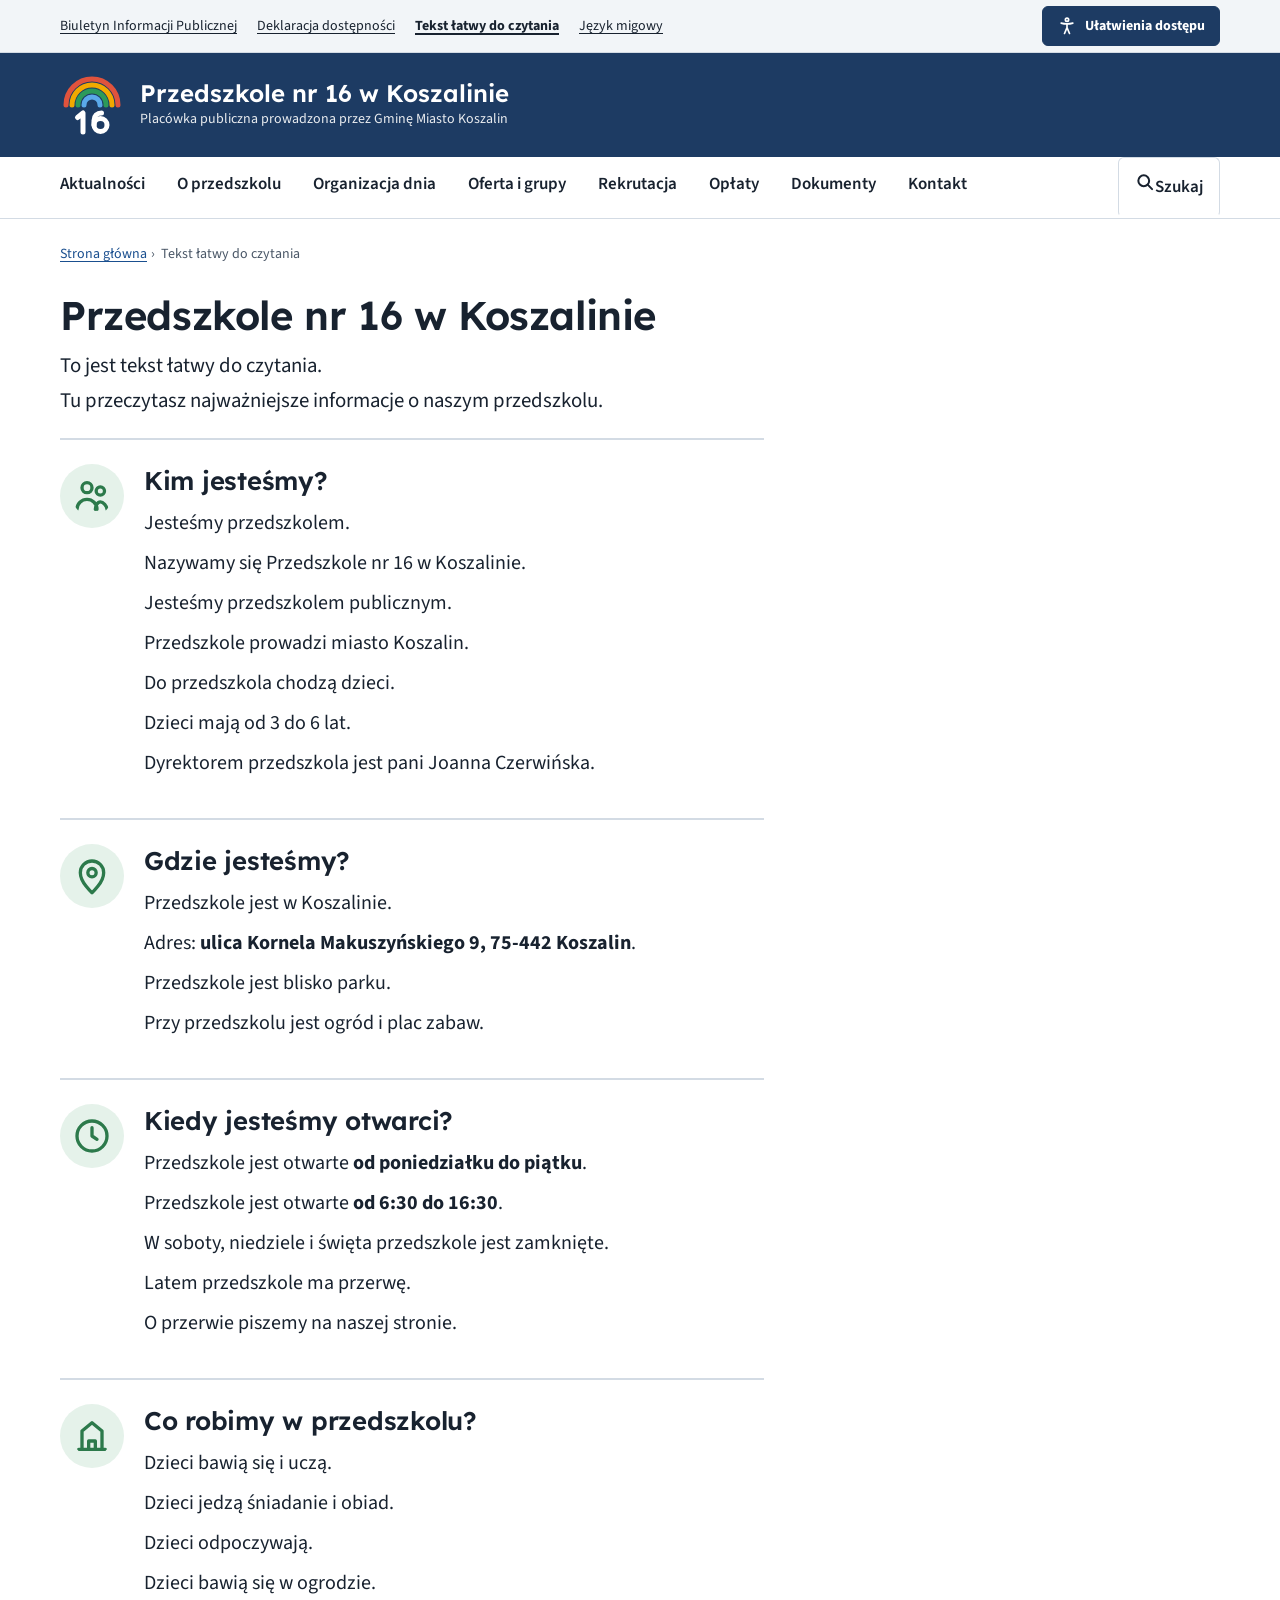
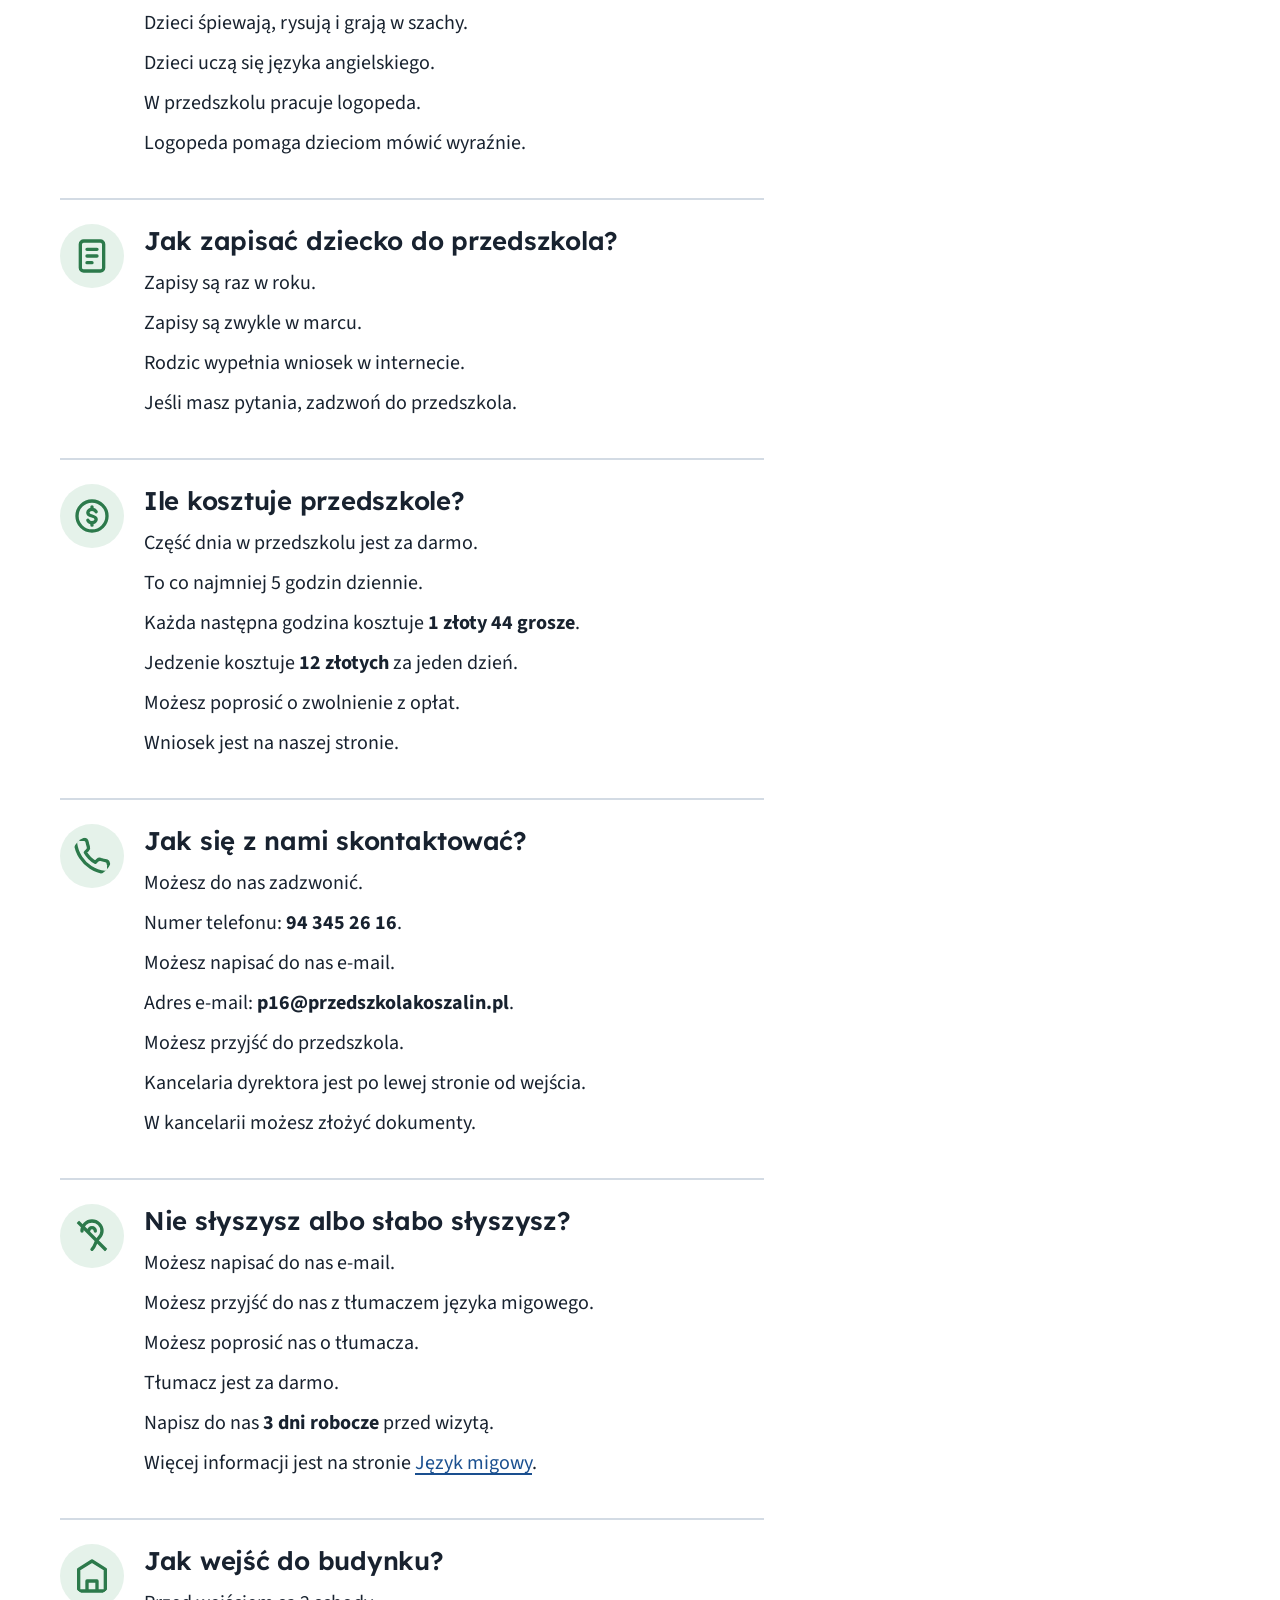
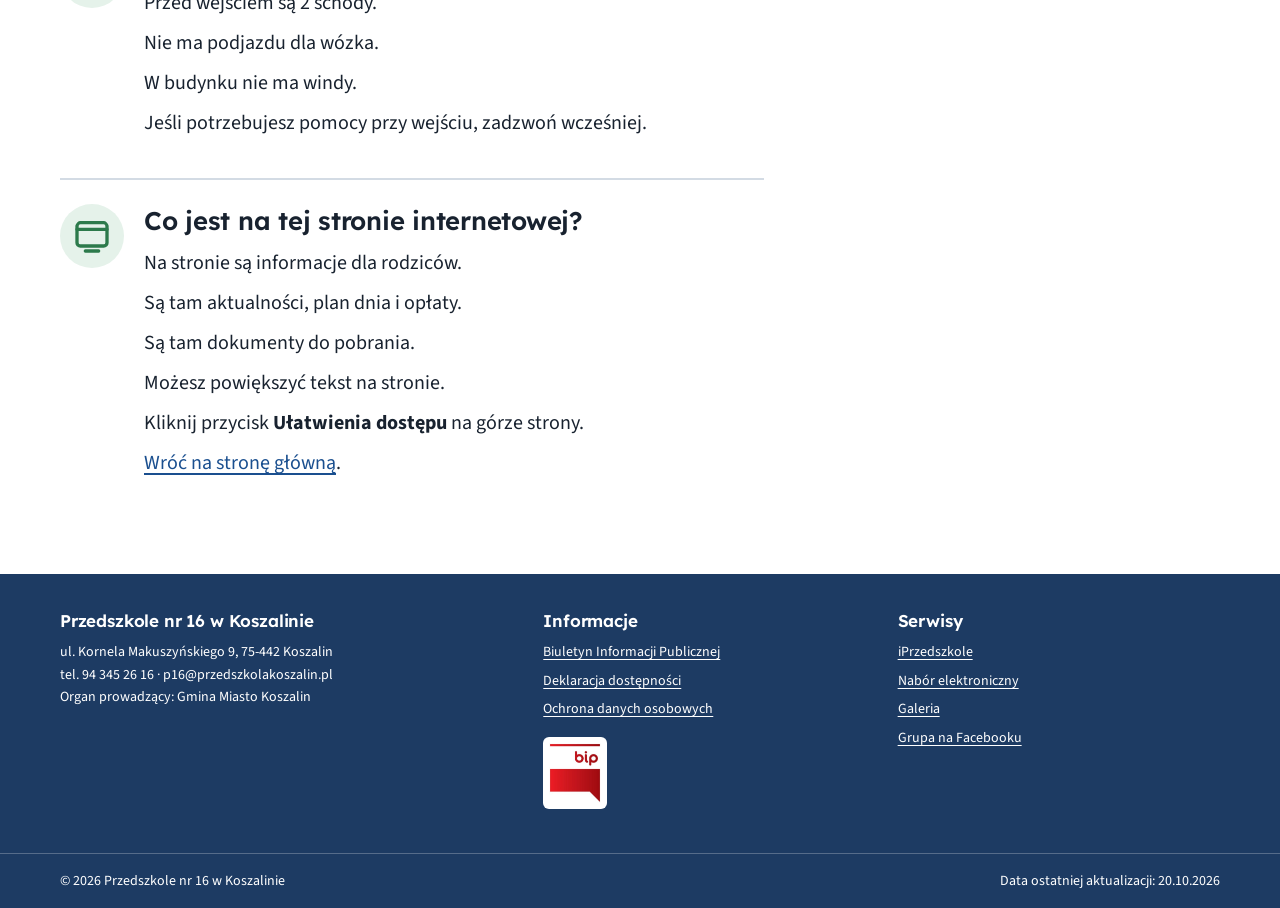
<file: tekst-latwy.html>
<!doctype html>
<html lang="pl">
<head>
<meta charset="utf-8">
<meta name="viewport" content="width=device-width, initial-scale=1">
<title>Tekst łatwy do czytania – Przedszkole nr 16 w Koszalinie</title>
<meta name="description" content="Informacja o Przedszkolu nr 16 w Koszalinie w tekście łatwym do czytania (ETR).">
<link rel="icon" type="image/svg+xml" href="img/logo.svg">
<link rel="preconnect" href="https://fonts.googleapis.com">
<link rel="preconnect" href="https://fonts.gstatic.com" crossorigin>
<link href="https://fonts.googleapis.com/css2?family=Atkinson+Hyperlegible+Next:wght@400;700&family=Lexend:wght@500;600;700&family=Source+Sans+3:wght@400;600;700&display=swap" rel="stylesheet">
<script src="assets/prefs.js"></script>
<link rel="stylesheet" href="assets/style.css">
</head>
<body>
<a class="skip" href="#tresc">Przejdź do treści</a>
<div class="util" id="top">
  <div class="wrap">
    <nav class="util-links" aria-label="Informacje i dostępność">
    <ul>
      <li><a href="http://pm16.koszalin.ibip.pl/public/" target="_blank" rel="noopener">Biuletyn Informacji Publicznej</a></li>
      <li><a href="deklaracja-dostepnosci.html">Deklaracja dostępności</a></li>
      <li><a href="tekst-latwy.html" aria-current="page">Tekst łatwy do czytania</a></li>
      <li><a href="jezyk-migowy.html">Język migowy</a></li>
    </ul>
    </nav>
    <button type="button" class="a11y-toggle" id="a11y-toggle" aria-expanded="false" aria-controls="a11y-panel"><svg viewBox="0 0 24 24" aria-hidden="true" focusable="false" fill="none" stroke="currentColor" stroke-width="2" stroke-linecap="round" stroke-linejoin="round"><circle cx="12" cy="4.5" r="2"/><path d="M5 8.5c2.3.7 4.6 1 7 1s4.7-.3 7-1M12 9.5v4.5m0 0-3 7m3-7 3 7"/></svg>Ułatwienia dostępu</button>
  </div>
  <div class="a11y-panel" id="a11y-panel" hidden>
    <div class="wrap">
      <h2 class="sr-only">Ułatwienia dostępu</h2>
      <div class="a11y-opt" role="group" aria-labelledby="a11y-fs-label">
        <span id="a11y-fs-label">Wielkość tekstu</span>
        <div class="a11y-btns">
          <button type="button" data-fs="0" aria-pressed="true">A<span class="sr-only"> – normalny tekst</span></button>
          <button type="button" data-fs="1" class="fs1" aria-pressed="false">A+<span class="sr-only"> – większy tekst</span></button>
          <button type="button" data-fs="2" class="fs2" aria-pressed="false">A++<span class="sr-only"> – największy tekst</span></button>
        </div>
      </div>
      <div class="a11y-opt">
        <span id="a11y-more-label">Wygląd i czytanie</span>
        <div class="a11y-btns" role="group" aria-labelledby="a11y-more-label">
          <button type="button" data-pref="contrast" aria-pressed="false">Wysoki kontrast</button>
          <button type="button" data-pref="spacing" aria-pressed="false">Większe odstępy</button>
          <button type="button" data-pref="links" aria-pressed="false">Podkreśl linki</button>
          <button type="button" data-pref="font" aria-pressed="false">Czytelna czcionka</button>
        </div>
      </div>
      <div class="a11y-opt a11y-end">
        <button type="button" class="a11y-reset" id="a11y-reset">Przywróć domyślne</button>
        <button type="button" class="a11y-close" id="a11y-close">Zamknij</button>
      </div>
    </div>
  </div>
</div>

<header class="masthead">
  <div class="wrap">
    <a class="inst" href="index.html">
      <svg class="inst-mark" viewBox="0 0 64 64" aria-hidden="true" focusable="false"><g fill="none" stroke-width="5" stroke-linecap="round" stroke-linejoin="round"><path d="M6 32A26 26 0 0 1 58 32" stroke="#e0533d"/><path d="M12 32A20 20 0 0 1 52 32" stroke="#f2a900"/><path d="M18 32A14 14 0 0 1 46 32" stroke="#2c9a5a"/><path d="M24 32A8 8 0 0 1 40 32" stroke="#5aa9ea"/><g stroke="currentColor"><path d="M17.5 44.5 23 40v19"/><circle cx="40.5" cy="52" r="6.5"/><path d="M34 52v-4.5c0-4.5 3-7.5 7.5-7.5"/></g></g></svg>
      <span class="inst-name">
        <strong>Przedszkole nr 16 w Koszalinie</strong>
        <small>Placówka publiczna prowadzona przez Gminę Miasto Koszalin</small>
      </span>
    </a>
    <div class="mast-actions">
      <a class="search-btn search-btn-mast" href="index.html#szukaj"><svg viewBox="0 0 24 24" aria-hidden="true" focusable="false" fill="none" stroke="currentColor" stroke-width="2.4" stroke-linecap="round"><circle cx="10.5" cy="10.5" r="6.5"/><path d="m15.5 15.5 5 5"/></svg><span>Szukaj</span></a>
      <button class="menu-btn" type="button" id="menu-btn" aria-expanded="false" aria-controls="menu">Menu</button>
    </div>
  </div>
</header>

<nav class="main" id="menu" aria-label="Menu główne">
  <div class="wrap">
    <ul>
      <li><a href="index.html#aktualnosci">Aktualności</a></li>
      <li><a href="index.html#o-przedszkolu">O przedszkolu</a></li>
      <li><a href="index.html#organizacja">Organizacja dnia</a></li>
      <li><a href="index.html#oferta">Oferta i grupy</a></li>
      <li><a href="index.html#rekrutacja">Rekrutacja</a></li>
      <li><a href="index.html#oplaty">Opłaty</a></li>
      <li><a href="index.html#dokumenty">Dokumenty</a></li>
      <li><a href="index.html#kontakt">Kontakt</a></li>
      <li class="nav-search"><a class="search-btn search-btn-nav" href="index.html#szukaj"><svg viewBox="0 0 24 24" aria-hidden="true" focusable="false" fill="none" stroke="currentColor" stroke-width="2.4" stroke-linecap="round"><circle cx="10.5" cy="10.5" r="6.5"/><path d="m15.5 15.5 5 5"/></svg>Szukaj</a></li>
    </ul>
  </div>
</nav>

<main id="tresc" tabindex="-1" class="page">
  <div class="wrap">
    <nav class="crumbs" aria-label="Okruszki"><ol><li><a href="index.html">Strona główna</a></li><li aria-current="page">Tekst łatwy do czytania</li></ol></nav>
    <article class="etr" lang="pl">
      <h1>Przedszkole nr 16 w Koszalinie</h1>
      <p class="etr-lead">To jest tekst łatwy do czytania.<br>Tu przeczytasz najważniejsze informacje o naszym przedszkolu.</p>
      <section class="etr-sec" aria-labelledby="etr-who">
        <svg class="etr-ico" viewBox="0 0 24 24" aria-hidden="true" focusable="false" fill="none" stroke="currentColor" stroke-width="2" stroke-linecap="round" stroke-linejoin="round"><circle cx="9" cy="7" r="3"/><circle cx="17" cy="9" r="2.5"/><path d="M3 20c0-3.3 2.7-6 6-6s6 2.7 6 6M14 20c0-2 1.3-4.5 3-4.5S21 18 21 20"/></svg>
        <div>
          <h2 id="etr-who">Kim jesteśmy?</h2>
          <p>Jesteśmy przedszkolem.</p>
          <p>Nazywamy się Przedszkole nr 16 w Koszalinie.</p>
          <p>Jesteśmy przedszkolem publicznym.</p>
          <p>Przedszkole prowadzi miasto Koszalin.</p>
          <p>Do przedszkola chodzą dzieci.</p>
          <p>Dzieci mają od 3 do 6 lat.</p>
          <p>Dyrektorem przedszkola jest pani Joanna Czerwińska.</p>
        </div>
      </section>
      <section class="etr-sec" aria-labelledby="etr-where">
        <svg class="etr-ico" viewBox="0 0 24 24" aria-hidden="true" focusable="false" fill="none" stroke="currentColor" stroke-width="2" stroke-linecap="round" stroke-linejoin="round"><path d="M12 22s7-6.1 7-12a7 7 0 0 0-14 0c0 5.9 7 12 7 12z"/><circle cx="12" cy="10" r="2.5"/></svg>
        <div>
          <h2 id="etr-where">Gdzie jesteśmy?</h2>
          <p>Przedszkole jest w Koszalinie.</p>
          <p>Adres: <strong>ulica Kornela Makuszyńskiego 9, 75-442 Koszalin</strong>.</p>
          <p>Przedszkole jest blisko parku.</p>
          <p>Przy przedszkolu jest ogród i plac zabaw.</p>
        </div>
      </section>
      <section class="etr-sec" aria-labelledby="etr-when">
        <svg class="etr-ico" viewBox="0 0 24 24" aria-hidden="true" focusable="false" fill="none" stroke="currentColor" stroke-width="2" stroke-linecap="round" stroke-linejoin="round"><circle cx="12" cy="12" r="9"/><path d="M12 7v5l3 2"/></svg>
        <div>
          <h2 id="etr-when">Kiedy jesteśmy otwarci?</h2>
          <p>Przedszkole jest otwarte <strong>od poniedziałku do piątku</strong>.</p>
          <p>Przedszkole jest otwarte <strong>od 6:30 do 16:30</strong>.</p>
          <p>W soboty, niedziele i święta przedszkole jest zamknięte.</p>
          <p>Latem przedszkole ma przerwę.</p>
          <p>O przerwie piszemy na naszej stronie.</p>
        </div>
      </section>
      <section class="etr-sec" aria-labelledby="etr-what">
        <svg class="etr-ico" viewBox="0 0 24 24" aria-hidden="true" focusable="false" fill="none" stroke="currentColor" stroke-width="2" stroke-linecap="round" stroke-linejoin="round"><path d="M4 20h16M6 20V9l6-5 6 5v11"/><path d="M10 20v-5h4v5"/></svg>
        <div>
          <h2 id="etr-what">Co robimy w przedszkolu?</h2>
          <p>Dzieci bawią się i uczą.</p>
          <p>Dzieci jedzą śniadanie i obiad.</p>
          <p>Dzieci odpoczywają.</p>
          <p>Dzieci bawią się w ogrodzie.</p>
          <p>Dzieci śpiewają, rysują i grają w szachy.</p>
          <p>Dzieci uczą się języka angielskiego.</p>
          <p>W przedszkolu pracuje logopeda.</p>
          <p>Logopeda pomaga dzieciom mówić wyraźnie.</p>
        </div>
      </section>
      <section class="etr-sec" aria-labelledby="etr-enrol">
        <svg class="etr-ico" viewBox="0 0 24 24" aria-hidden="true" focusable="false" fill="none" stroke="currentColor" stroke-width="2" stroke-linecap="round" stroke-linejoin="round"><rect x="5" y="3" width="14" height="18" rx="2"/><path d="M9 8h6M9 12h6M9 16h3"/></svg>
        <div>
          <h2 id="etr-enrol">Jak zapisać dziecko do przedszkola?</h2>
          <p>Zapisy są raz w roku.</p>
          <p>Zapisy są zwykle w marcu.</p>
          <p>Rodzic wypełnia wniosek w internecie.</p>
          <p>Jeśli masz pytania, zadzwoń do przedszkola.</p>
        </div>
      </section>
      <section class="etr-sec" aria-labelledby="etr-cost">
        <svg class="etr-ico" viewBox="0 0 24 24" aria-hidden="true" focusable="false" fill="none" stroke="currentColor" stroke-width="2" stroke-linecap="round" stroke-linejoin="round"><circle cx="12" cy="12" r="9"/><path d="M14.5 9.5c-.5-1-1.5-1.5-2.5-1.5-1.4 0-2.5.8-2.5 2s1.1 1.6 2.5 2 2.5.8 2.5 2-1.1 2-2.5 2c-1 0-2-.5-2.5-1.5M12 6.5V8M12 16v1.5"/></svg>
        <div>
          <h2 id="etr-cost">Ile kosztuje przedszkole?</h2>
          <p>Część dnia w przedszkolu jest za darmo.</p>
          <p>To co najmniej 5 godzin dziennie.</p>
          <p>Każda następna godzina kosztuje <strong>1 złoty 44 grosze</strong>.</p>
          <p>Jedzenie kosztuje <strong>12 złotych</strong> za jeden dzień.</p>
          <p>Możesz poprosić o zwolnienie z opłat.</p>
          <p>Wniosek jest na naszej stronie.</p>
        </div>
      </section>
      <section class="etr-sec" aria-labelledby="etr-contact">
        <svg class="etr-ico" viewBox="0 0 24 24" aria-hidden="true" focusable="false" fill="none" stroke="currentColor" stroke-width="2" stroke-linecap="round" stroke-linejoin="round"><path d="M22 16.9v3a2 2 0 0 1-2.2 2 19.8 19.8 0 0 1-8.6-3.1 19.5 19.5 0 0 1-6-6A19.8 19.8 0 0 1 2.1 4.2 2 2 0 0 1 4.1 2h3a2 2 0 0 1 2 1.7c.1.9.4 1.8.7 2.7a2 2 0 0 1-.5 2.1L8 9.8a16 16 0 0 0 6 6l1.3-1.3a2 2 0 0 1 2.1-.4c.9.3 1.8.6 2.7.7a2 2 0 0 1 1.7 2z"/></svg>
        <div>
          <h2 id="etr-contact">Jak się z nami skontaktować?</h2>
          <p>Możesz do nas zadzwonić.</p>
          <p>Numer telefonu: <strong>94 345 26 16</strong>.</p>
          <p>Możesz napisać do nas e-mail.</p>
          <p>Adres e-mail: <strong>p16@przedszkolakoszalin.pl</strong>.</p>
          <p>Możesz przyjść do przedszkola.</p>
          <p>Kancelaria dyrektora jest po lewej stronie od wejścia.</p>
          <p>W kancelarii możesz złożyć dokumenty.</p>
        </div>
      </section>
      <section class="etr-sec" aria-labelledby="etr-deaf">
        <svg class="etr-ico" viewBox="0 0 24 24" aria-hidden="true" focusable="false" fill="none" stroke="currentColor" stroke-width="2" stroke-linecap="round" stroke-linejoin="round"><path d="M6 9a6 6 0 1 1 12 0c0 3-2 4-3 5.5S14 18 12 20M10 9a2 2 0 1 1 4 0"/><path d="m3 3 18 18"/></svg>
        <div>
          <h2 id="etr-deaf">Nie słyszysz albo słabo słyszysz?</h2>
          <p>Możesz napisać do nas e-mail.</p>
          <p>Możesz przyjść do nas z tłumaczem języka migowego.</p>
          <p>Możesz poprosić nas o tłumacza.</p>
          <p>Tłumacz jest za darmo.</p>
          <p>Napisz do nas <strong>3 dni robocze</strong> przed wizytą.</p>
          <p>Więcej informacji jest na stronie <a href="jezyk-migowy.html">Język migowy</a>.</p>
        </div>
      </section>
      <section class="etr-sec" aria-labelledby="etr-building">
        <svg class="etr-ico" viewBox="0 0 24 24" aria-hidden="true" focusable="false" fill="none" stroke="currentColor" stroke-width="2" stroke-linecap="round" stroke-linejoin="round"><path d="M4 21V8l8-5 8 5v13"/><path d="M9 21v-6h6v6M2 21h20"/></svg>
        <div>
          <h2 id="etr-building">Jak wejść do budynku?</h2>
          <p>Przed wejściem są 2 schody.</p>
          <p>Nie ma podjazdu dla wózka.</p>
          <p>W budynku nie ma windy.</p>
          <p>Jeśli potrzebujesz pomocy przy wejściu, zadzwoń wcześniej.</p>
        </div>
      </section>
      <section class="etr-sec" aria-labelledby="etr-site">
        <svg class="etr-ico" viewBox="0 0 24 24" aria-hidden="true" focusable="false" fill="none" stroke="currentColor" stroke-width="2" stroke-linecap="round" stroke-linejoin="round"><rect x="3" y="4" width="18" height="14" rx="2"/><path d="M3 8h18M8 21h8"/></svg>
        <div>
          <h2 id="etr-site">Co jest na tej stronie internetowej?</h2>
          <p>Na stronie są informacje dla rodziców.</p>
          <p>Są tam aktualności, plan dnia i opłaty.</p>
          <p>Są tam dokumenty do pobrania.</p>
          <p>Możesz powiększyć tekst na stronie.</p>
          <p>Kliknij przycisk <strong>Ułatwienia dostępu</strong> na górze strony.</p>
          <p><a href="index.html">Wróć na stronę główną</a>.</p>
        </div>
      </section>
    </article>
  </div>
</main>

<footer>
  <div class="wrap">
    <div>
      <h2>Przedszkole nr 16 w Koszalinie</h2>
      <p>ul. Kornela Makuszyńskiego 9, 75-442 Koszalin<br>tel. 94 345 26 16 · p16@przedszkolakoszalin.pl</p>
      <p>Organ prowadzący: Gmina Miasto Koszalin</p>
    </div>
    <div>
      <h2>Informacje</h2>
      <ul>
        <li><a href="http://pm16.koszalin.ibip.pl/public/" target="_blank" rel="noopener">Biuletyn Informacji Publicznej</a></li>
        <li><a href="deklaracja-dostepnosci.html">Deklaracja dostępności</a></li>
        <li><a href="index.html#dok-rodo">Ochrona danych osobowych</a></li>
      </ul>
      <a class="bip-badge" href="http://pm16.koszalin.ibip.pl/public/" target="_blank" rel="noopener"><img src="img/bip.jpg" width="206" height="240" alt="Biuletyn Informacji Publicznej Przedszkola nr 16 w Koszalinie"></a>
    </div>
    <div>
      <h2>Serwisy</h2>
      <ul>
        <li><a href="https://iprzedszkole.eduportal.koszalin.pl/Authentication/WyborPanel.aspx" target="_blank" rel="noopener">iPrzedszkole</a></li>
        <li><a href="https://naborp-kandydat.eduportal.koszalin.pl/koszalin" target="_blank" rel="noopener">Nabór elektroniczny</a></li>
        <li><a href="https://p16.eduportal.koszalin.pl/pl/page/galeria-5" target="_blank" rel="noopener">Galeria</a></li>
        <li><a href="https://www.facebook.com/groups/2113782585306074" target="_blank" rel="noopener">Grupa na Facebooku</a></li>
      </ul>
    </div>
  </div>
  <div class="legal">
    <div class="wrap">
      <p>© <span id="rok">2026</span> Przedszkole nr 16 w Koszalinie</p>
      <p>Data ostatniej aktualizacji: <time datetime="2026-10-20">20.10.2026</time></p>
    </div>
  </div>
</footer>

<a class="to-top" href="#top" id="to-top" hidden aria-label="Wróć na górę strony"><svg viewBox="0 0 24 24" aria-hidden="true" fill="none" stroke="currentColor" stroke-width="2.5" stroke-linecap="round" stroke-linejoin="round"><path d="m6 15 6-6 6 6"/></svg></a>

<script src="assets/main.js"></script>
</body>
</html>
</file>
<file: assets/style.css>
/* Layout: urzędowy układ jednokolumnowy — pasek dostępności, nagłówek instytucji, menu,
   treść w sekcjach z czytelnymi nagłówkami i tabelami; akcent zieleni parku tylko w detalach. */
:root {
  --bg: #ffffff;
  --surface: #f2f5f8;
  --ink: #18222f;
  --muted: #4a5767;
  --line: #d3dbe4;
  --logo-bg: #ffffff;
  --brand: #1d3b63;
  --brand-ink: #ffffff;
  --link: #1a4f8f;
  --accent: #2c7a4b;
  --accent-soft: #e5f2ea;
  --focus: #ffbf47;
  --focus-ink: #18222f;

  --f-display: "Lexend", "Segoe UI", system-ui, sans-serif;
  --f-body: "Source Sans 3", "Segoe UI", system-ui, -apple-system, sans-serif;

  --s-1: 0.875rem; --s0: 1.0625rem; --s1: 1.25rem; --s2: 1.5rem; --s3: 2rem; --s4: 2.5rem;
  --r: 6px;
  --max: 1160px;
  --text: 68ch;
}
@media (prefers-color-scheme: dark) {
  :root:not([data-theme="light"]) {
    --bg: #10161e; --surface: #18212c; --ink: #e8edf3; --muted: #aab6c4; --line: #2c3a4a;
    --brand: #19324f; --brand-ink: #ffffff; --link: #8fbfff; --accent: #6cc794; --accent-soft: #1b3326;
    --focus: #ffbf47; --focus-ink: #10161e; color-scheme: dark;
  }
}
:root[data-theme="dark"] {
  --bg: #10161e; --surface: #18212c; --ink: #e8edf3; --muted: #aab6c4; --line: #2c3a4a;
  --brand: #19324f; --brand-ink: #ffffff; --link: #8fbfff; --accent: #6cc794; --accent-soft: #1b3326;
  --focus: #ffbf47; --focus-ink: #10161e; color-scheme: dark;
}
/* Wysoki kontrast (przełącznik w pasku dostępności) */
:root[data-contrast="high"] {
  --bg: #000000; --surface: #000000; --ink: #ffff00; --muted: #ffff00; --line: #ffff00;
  --brand: #000000; --brand-ink: #ffff00; --link: #ffff00; --accent: #ffff00; --accent-soft: #000000;
  --focus: #ffffff; --focus-ink: #000000; color-scheme: dark;
}
:root[data-fs="1"] { font-size: 112.5%; }
:root[data-fs="2"] { font-size: 125%; }
:root[data-font="readable"] { --f-body: "Atkinson Hyperlegible Next", "Verdana", sans-serif; --f-display: "Atkinson Hyperlegible Next", "Verdana", sans-serif; }
:root[data-spacing="on"] body { line-height: 1.8; letter-spacing: 0.12em; word-spacing: 0.16em; }
:root[data-spacing="on"] p, :root[data-spacing="on"] li { margin-bottom: 0.5em; }
:root[data-spacing="on"] h1, :root[data-spacing="on"] h2, :root[data-spacing="on"] h3 { line-height: 1.5; letter-spacing: 0.06em; }
:root[data-links="on"] main a, :root[data-links="on"] nav a, :root[data-links="on"] footer a, :root[data-links="on"] .util a { text-decoration: underline !important; text-decoration-thickness: 2px !important; text-underline-offset: 0.2em; }

*, *::before, *::after { box-sizing: border-box; }
[hidden] { display: none !important; }
html { background: var(--bg); }
body {
  margin: 0; background: var(--bg); color: var(--ink);
  font-family: var(--f-body); font-size: var(--s0); line-height: 1.6;
  overflow-x: hidden;
  overflow-wrap: anywhere;
}
h1, h2, h3 { font-family: var(--f-display); font-weight: 600; line-height: 1.25; margin: 0; text-wrap: balance; letter-spacing: -0.01em; }
h2 { font-size: var(--s3); }
h3 { font-size: var(--s1); }
p { margin: 0; max-width: var(--text); }
a { color: var(--link); text-underline-offset: 0.18em; }
a:hover { text-decoration-thickness: 2px; }
:focus-visible { outline: 3px solid var(--focus); outline-offset: 2px; box-shadow: 0 0 0 6px var(--focus-ink); }
img, iframe { max-width: 100%; }

.wrap {
  max-width: calc(var(--max) + 2 * 24px); margin-inline: auto;
  padding-left: max(16px, env(safe-area-inset-left, 0px));
  padding-right: max(16px, env(safe-area-inset-right, 0px));
}
@media (min-width: 720px) { .wrap { padding-left: max(24px, env(safe-area-inset-left, 0px)); padding-right: max(24px, env(safe-area-inset-right, 0px)); } }

.skip { position: absolute; left: 16px; top: -100px; z-index: 20; background: var(--focus); color: var(--focus-ink); padding: 10px 16px; font-weight: 700; border-radius: var(--r); }
.skip:focus { top: calc(env(safe-area-inset-top, 0px) + 8px); }

/* Pasek dostępności */
.util { background: var(--surface); border-bottom: 1px solid var(--line); font-size: var(--s-1); }
.util .wrap { display: flex; flex-wrap: wrap; align-items: center; justify-content: space-between; gap: 8px 24px; padding-block: 6px; }
.util ul { list-style: none; margin: 0; padding: 0; display: flex; flex-wrap: wrap; gap: 4px 20px; }
.util a { color: var(--ink); display: inline-flex; align-items: center; min-height: 36px; }
.util-links { flex: 1 1 auto; }
.a11y-toggle {
  display: inline-flex; align-items: center; gap: 8px; font: inherit; font-weight: 700; cursor: pointer;
  min-height: 40px; padding: 6px 14px; border-radius: var(--r); border: 1.5px solid var(--brand); background: var(--brand); color: var(--brand-ink);
}
.a11y-toggle svg { width: 20px; height: 20px; flex: none; }
.a11y-toggle[aria-expanded="true"] { background: var(--bg); color: var(--ink); border-color: var(--ink); }
:root[data-contrast="high"] .a11y-toggle { border-color: var(--ink); }
.a11y-panel { background: var(--bg); border-top: 1px solid var(--line); box-shadow: inset 0 -1px 0 var(--line); }
.a11y-panel .wrap { display: flex; flex-wrap: wrap; align-items: flex-end; gap: 16px 32px; padding-block: 16px; font-size: var(--s0); }
.a11y-opt { display: grid; gap: 6px; }
.a11y-opt > span { font-weight: 700; font-size: var(--s-1); color: var(--muted); }
.a11y-btns { display: flex; flex-wrap: wrap; gap: 8px; }
.a11y-btns button, .a11y-reset, .a11y-close {
  font: inherit; font-weight: 700; min-height: 44px; min-width: 44px; padding: 6px 14px; cursor: pointer;
  border: 1.5px solid var(--line); background: var(--bg); color: var(--ink); border-radius: var(--r);
}
.a11y-btns button:hover, .a11y-reset:hover, .a11y-close:hover { border-color: var(--link); }
.a11y-btns button[aria-pressed="true"] { background: var(--brand); color: var(--brand-ink); border-color: var(--brand); }
.a11y-btns button[data-pref][aria-pressed="true"]::before { content: "✓ "; }
:root[data-contrast="high"] .a11y-btns button[aria-pressed="true"] { outline: 3px solid var(--ink); outline-offset: 1px; }
.a11y-btns .fs1 { font-size: 1.1em; } .a11y-btns .fs2 { font-size: 1.25em; }
.a11y-end { display: flex; gap: 8px; margin-left: auto; }
.a11y-reset { color: var(--link); }


/* Nagłówek instytucji */
.masthead { background: var(--brand); color: var(--brand-ink); }
html { scroll-padding-top: calc(var(--sticky-h, 0px) + env(safe-area-inset-top, 0px) + 12px); }
body::before { content: ""; position: fixed; inset: 0 0 auto; height: env(safe-area-inset-top, 0px); z-index: 40; background: var(--brand); }
.masthead .wrap { display: flex; align-items: center; justify-content: space-between; gap: 16px; padding-block: 20px; }
.inst { display: flex; align-items: center; gap: 16px; color: inherit; text-decoration: none; min-width: 0; }
.inst-mark {
  flex: none; width: 64px; height: 64px; display: block;
}
.inst-name { display: flex; flex-direction: column; min-width: 0; }
.inst-name strong { font-family: var(--f-display); font-weight: 600; font-size: var(--s2); line-height: 1.15; }
.inst-name small { font-size: var(--s-1); opacity: .9; }
.menu-btn {
  display: none; font: inherit; font-weight: 700; color: var(--brand-ink); background: transparent;
  border: 2px solid currentColor; border-radius: var(--r); padding: 8px 14px; cursor: pointer; min-height: 44px;
}

.sr-only { position: absolute; width: 1px; height: 1px; overflow: hidden; clip: rect(0 0 0 0); white-space: nowrap; }
/* Wyszukiwarka: przyciski */
.mast-actions { display: flex; align-items: center; gap: 8px; flex: none; }
.search-btn { display: inline-flex; align-items: center; gap: 8px; font: inherit; font-weight: 700; cursor: pointer; min-height: 44px; border-radius: var(--r); }
.search-btn svg { width: 20px; height: 20px; flex: none; }
.search-btn-mast { display: none; color: var(--brand-ink); background: transparent; border: 2px solid currentColor; padding: 8px 12px; }
nav.main li.nav-search { margin-left: auto; display: flex; align-items: center; }
.search-btn-nav { color: var(--link); background: transparent; border: 1.5px solid var(--line); padding: 6px 14px; }
.search-btn-nav:hover { border-color: var(--link); }
.search-btn-nav kbd { font: inherit; font-size: 0.75rem; color: var(--muted); border: 1px solid var(--line); border-radius: 4px; padding: 0 6px; }

/* Wyszukiwarka: okno */
.search-dlg {
  width: min(720px, calc(100% - 32px)); max-height: min(80vh, 760px); margin: 8vh auto auto; padding: 0;
  border: 1px solid var(--line); border-radius: 12px; background: var(--bg); color: var(--ink);
  box-shadow: 0 24px 60px rgba(16, 24, 40, .35); overflow: hidden;
}
.search-dlg[open] { display: flex; flex-direction: column; }
.search-dlg::backdrop { background: rgba(10, 18, 30, .55); }
.search-head { display: flex; align-items: center; gap: 10px; padding: 14px 16px; border-bottom: 1px solid var(--line); }
.search-field { position: relative; flex: 1; min-width: 0; }
.search-field svg { position: absolute; left: 12px; top: 50%; width: 20px; height: 20px; transform: translateY(-50%); color: var(--muted); pointer-events: none; }
.search-field input {
  width: 100%; font: inherit; font-size: var(--s1); color: var(--ink); background: var(--surface);
  border: 2px solid var(--line); border-radius: var(--r); padding: 10px 12px 10px 42px; min-height: 48px;
}
.search-field input:focus { border-color: var(--link); outline: none; box-shadow: 0 0 0 3px var(--focus); }
.search-close { font: inherit; font-weight: 700; color: var(--link); background: transparent; border: 0; padding: 10px 8px; min-height: 44px; cursor: pointer; }
.search-body { overflow-y: auto; padding: 8px 16px 18px; overscroll-behavior: contain; }
.search-status { color: var(--muted); font-size: var(--s-1); margin: 8px 0; max-width: none; }
.search-suggest { display: flex; flex-wrap: wrap; gap: 8px; margin: 4px 0 8px; }
.search-suggest button { font: inherit; font-size: var(--s-1); font-weight: 600; color: var(--link); background: var(--surface); border: 1px solid var(--line); border-radius: 999px; padding: 6px 14px; min-height: 36px; cursor: pointer; }
.search-suggest button:hover { border-color: var(--link); }
.search-results { list-style: none; margin: 0; padding: 0; display: grid; gap: 6px; }
.search-results button {
  width: 100%; text-align: left; font: inherit; color: var(--ink); background: var(--bg); cursor: pointer;
  border: 1px solid var(--line); border-radius: var(--r); padding: 10px 14px; display: grid; gap: 2px;
}
.search-results button:hover, .search-results button:focus-visible { border-color: var(--link); background: var(--surface); }
.sr-crumb { font-size: 0.8rem; font-weight: 700; color: var(--accent); text-transform: uppercase; letter-spacing: .05em; }
.sr-main { font-weight: 600; color: var(--link); }
.sr-snip { font-size: var(--s-1); color: var(--muted); }
.search-results mark { background: var(--focus); color: var(--focus-ink); border-radius: 2px; padding: 0 1px; }
.search-hit { outline: 3px solid var(--focus) !important; outline-offset: 4px; border-radius: 4px; transition: outline-color .4s; }
:root[data-contrast="high"] .search-dlg { border: 2px solid var(--ink); }

nav.main { border-bottom: 1px solid var(--line); background: var(--bg); position: sticky; top: env(safe-area-inset-top, 0px); z-index: 30; }
nav.main.stuck { box-shadow: 0 6px 16px rgba(16, 24, 40, .08); }
nav.main ul { list-style: none; margin: 0; padding: 0; display: flex; flex-wrap: wrap; }
nav.main a {
  display: block; padding: 14px 16px; color: var(--ink); text-decoration: none; font-weight: 600;
  border-bottom: 3px solid transparent;
}
nav.main li:first-child a { padding-left: 0; }
nav.main a:hover { border-bottom-color: var(--accent); }

/* Treść */
main section { padding-block: 56px; border-bottom: 1px solid var(--line); }
main section:last-of-type { border-bottom: 0; }
.sec-head { display: grid; gap: 8px; margin-bottom: 28px; }
.kicker { font-size: var(--s-1); font-weight: 700; text-transform: uppercase; letter-spacing: .08em; color: var(--accent); }
.lede { color: var(--muted); font-size: var(--s1); }

.intro { display: grid; grid-template-columns: minmax(0, 1.6fr) minmax(0, 1fr); gap: 40px; align-items: start; padding-block: 48px 56px; }
.intro h1 { font-size: var(--s4); margin-bottom: 16px; }
.intro p + p { margin-top: 12px; }
.facts { margin: 0; border: 1px solid var(--line); border-radius: var(--r); background: var(--surface); }
.facts div { display: grid; grid-template-columns: 9.5rem minmax(0, 1fr); gap: 12px; padding: 12px 18px; border-top: 1px solid var(--line); }
.facts div:first-child { border-top: 0; }
.facts dt { color: var(--muted); font-size: var(--s-1); padding-top: 2px; }
.facts dd { margin: 0; font-weight: 600; overflow-wrap: anywhere; }

.quick { list-style: none; margin: 32px 0 0; padding: 0; display: grid; grid-template-columns: repeat(3, minmax(0, 1fr)); gap: 12px; }
.quick a {
  display: grid; gap: 2px; padding: 16px 18px; height: 100%;
  border: 1px solid var(--line); border-left: 4px solid var(--accent); border-radius: var(--r);
  text-decoration: none; color: var(--ink); background: var(--bg);
}
.quick a:hover { background: var(--accent-soft); }
.quick strong { font-family: var(--f-display); font-weight: 600; color: var(--link); }
.quick span { color: var(--muted); font-size: var(--s-1); }

/* Aktualności */
.news { list-style: none; margin: 0; padding: 0; display: grid; }
.news li { display: grid; grid-template-columns: 6.5rem minmax(0, 1fr); gap: 16px; padding: 14px 0; border-top: 1px solid var(--line); }
.news li:last-child { border-bottom: 1px solid var(--line); }
.news li > div { display: flex; flex-wrap: wrap; align-items: baseline; gap: 4px 12px; min-width: 0; }
.news time { font-variant-numeric: tabular-nums; color: var(--muted); font-size: var(--s-1); padding-top: 3px; }
.news a { font-weight: 600; max-width: var(--text); }
.src { font-size: 0.8rem; color: var(--muted); border: 1px solid var(--line); border-radius: 999px; padding: 0 8px; }
.src.own { color: var(--accent); border-color: currentColor; font-weight: 700; }
.archive { margin-top: 24px; border: 1px solid var(--line); border-radius: var(--r); }
.archive summary { cursor: pointer; padding: 14px 18px; font-weight: 700; color: var(--link); background: var(--surface); border-radius: var(--r); }
.archive summary span { font-weight: 400; color: var(--muted); }
.archive[open] summary { border-bottom: 1px solid var(--line); border-radius: var(--r) var(--r) 0 0; }
.archive h3 { padding: 20px 18px 8px; font-size: var(--s1); }
.archive .news { padding: 0 18px; }
.archive .news li:last-child { border-bottom: 0; }
.more { display: inline-block; margin-top: 20px; font-weight: 700; }

/* O przedszkolu */
.cols { display: grid; grid-template-columns: minmax(0, 1.4fr) minmax(0, 1fr); gap: 48px; }
.prose { display: grid; gap: 14px; }
.ticks { list-style: none; margin: 4px 0 0; padding: 0; display: grid; gap: 8px; }
.ticks li { position: relative; padding-left: 26px; max-width: var(--text); }
.ticks li::before { content: ""; position: absolute; left: 4px; top: .55em; width: 10px; height: 6px; border-left: 2px solid var(--accent); border-bottom: 2px solid var(--accent); transform: rotate(-45deg); }
.panel { margin: 0; border: 1px solid var(--line); border-radius: var(--r); padding: 22px; background: var(--surface); display: grid; gap: 12px; align-self: start; }
.panel blockquote { margin: 0; font-style: italic; }
.panel cite { font-style: normal; color: var(--muted); font-size: var(--s-1); }

/* Tabele */
.table-scroll { overflow-x: auto; border: 1px solid var(--line); border-radius: var(--r); }
table { width: 100%; border-collapse: collapse; font-variant-numeric: tabular-nums; }
caption { text-align: left; padding: 12px 16px; font-weight: 700; background: var(--surface); border-bottom: 1px solid var(--line); }
th, td { text-align: left; vertical-align: top; padding: 12px 16px; border-top: 1px solid var(--line); }
thead th { border-top: 0; font-size: var(--s-1); text-transform: uppercase; letter-spacing: .06em; color: var(--muted); background: var(--surface); }
tbody th { white-space: nowrap; font-weight: 700; width: 9rem; }
td.num { text-align: right; white-space: nowrap; font-weight: 700; }
.note { margin-top: 14px; color: var(--muted); font-size: var(--s-1); }

/* Oferta */
.offer { display: grid; grid-template-columns: repeat(3, minmax(0, 1fr)); gap: 32px; }
.offer h3 { padding-bottom: 8px; border-bottom: 2px solid var(--accent); margin-bottom: 12px; }
.offer ul { margin: 0; padding-left: 1.1em; display: grid; gap: 4px; }
.programs { margin-top: 32px; padding-top: 24px; border-top: 1px dashed var(--line); display: grid; gap: 10px; }

.groups { list-style: none; margin: 0; padding: 0; display: grid; grid-template-columns: repeat(3, minmax(0, 1fr)); gap: 12px; }
.groups a { display: flex; align-items: baseline; gap: 12px; padding: 14px 18px; border: 1px solid var(--line); border-radius: var(--r); text-decoration: none; color: var(--ink); }
.groups a:hover { border-color: var(--link); }
.groups span { font-family: var(--f-display); color: var(--muted); font-size: var(--s-1); min-width: 2.2rem; }
.groups strong { color: var(--link); }

/* Rekrutacja */
.steps { list-style: none; margin: 0; padding: 0; counter-reset: st; display: grid; grid-template-columns: repeat(3, minmax(0, 1fr)); gap: 24px; }
.steps li { counter-increment: st; display: grid; gap: 6px; padding-top: 14px; border-top: 3px solid var(--brand); }
:root[data-contrast="high"] .steps li { border-top-color: var(--ink); }
.steps li::before { content: "Krok " counter(st); font-size: var(--s-1); font-weight: 700; text-transform: uppercase; letter-spacing: .08em; color: var(--accent); }
.steps p { color: var(--muted); }
.callout { margin-top: 28px; padding: 18px 20px; border-left: 4px solid var(--accent); background: var(--accent-soft); border-radius: 0 var(--r) var(--r) 0; display: grid; gap: 6px; }
:root[data-contrast="high"] .callout { border: 2px solid var(--ink); }
.actions { display: flex; flex-wrap: wrap; gap: 12px; margin-top: 24px; }
.btn {
  display: inline-flex; align-items: center; min-height: 44px; padding: 10px 20px; border-radius: var(--r);
  font-weight: 700; text-decoration: none; background: var(--brand); color: var(--brand-ink); border: 2px solid var(--brand);
}
.btn:hover { text-decoration: underline; }
.btn.secondary { background: transparent; color: var(--link); border-color: currentColor; }
:root[data-contrast="high"] .btn { border-color: var(--ink); }

/* Dokumenty do pobrania */
.doc-search { display: grid; gap: 6px; max-width: 34rem; margin-bottom: 20px; }
.doc-search label { font-weight: 700; }
.doc-search input { font: inherit; color: var(--ink); background: var(--bg); border: 2px solid var(--line); border-radius: var(--r); padding: 10px 14px; min-height: 44px; width: 100%; }
.doc-search input:focus { border-color: var(--link); }
.doc-count { color: var(--muted); font-size: var(--s-1); }
.doc-groups { display: grid; gap: 10px; }
.doc-group { border: 1px solid var(--line); border-radius: var(--r); }
.doc-group summary { cursor: pointer; display: flex; justify-content: space-between; align-items: center; gap: 12px; padding: 14px 18px; font-family: var(--f-display); font-weight: 600; background: var(--surface); border-radius: var(--r); }
.doc-group[open] summary { border-bottom: 1px solid var(--line); border-radius: var(--r) var(--r) 0 0; }
.doc-group .n { font-family: var(--f-body); font-size: var(--s-1); color: var(--muted); font-weight: 400; }
.files { list-style: none; margin: 0; padding: 0 18px; }
.files li { display: grid; grid-template-columns: 3.4rem minmax(0, 1fr) auto auto; gap: 14px; align-items: center; padding: 10px 0; border-top: 1px solid var(--line); }
.files li:first-child { border-top: 0; }
.files .ft { font-weight: 600; padding-block: 4px; }
.dl { display: inline-flex; align-items: center; min-height: 40px; padding: 4px 14px; border: 1.5px solid var(--link); border-radius: 999px; color: var(--link); font-weight: 700; font-size: var(--s-1); text-decoration: none; white-space: nowrap; }
.dl-ico { width: 1.1em; height: 1.1em; margin-right: 6px; flex: none; }
.dl:hover { background: var(--accent-soft); }
.fmt { font-size: 0.72rem; font-weight: 700; letter-spacing: .05em; text-align: center; padding: 3px 0; border-radius: 4px; border: 1.5px solid currentColor; }
.fmt-pdf { color: #b42318; } .fmt-docx { color: var(--link); }
:root[data-contrast="high"] .fmt { color: var(--ink); }
@media (prefers-color-scheme: dark) { :root:not([data-theme="light"]):not([data-contrast="high"]) .fmt-pdf { color: #ff8a80; } }
:root[data-theme="dark"]:not([data-contrast="high"]) .fmt-pdf { color: #ff8a80; }
.sz { color: var(--muted); font-size: var(--s-1); white-space: nowrap; font-variant-numeric: tabular-nums; }
.doc-empty { margin-top: 16px; }

/* Kontakt */
.contact { display: grid; grid-template-columns: minmax(0, 1fr) minmax(0, 1.2fr); gap: 40px; align-items: start; }
.contact .facts div { grid-template-columns: 8rem minmax(0, 1fr); }
.map-frame:focus { outline: 3px solid var(--focus); outline-offset: 3px; }
.map-frame { width: 100%; height: 360px; border: 1px solid var(--line); border-radius: var(--r); display: block; }
.map-card { border: 1px solid var(--line); border-radius: var(--r); background: var(--surface); padding: 24px; display: grid; gap: 10px; }

/* Programy i akcje — logotypy mają białe tło, więc pole logo jest białe w każdym motywie */
.partners { list-style: none; margin: 0; padding: 0; display: grid; grid-template-columns: repeat(auto-fill, minmax(160px, 1fr)); gap: 20px 16px; }
.partners figure { margin: 0; display: grid; gap: 8px; align-content: start; }
.logo-box { display: grid; place-items: center; height: 128px; padding: 12px; background: var(--logo-bg); border: 1px solid var(--line); border-radius: var(--r); }
.logo-box { overflow: hidden; }
.logo-box img { display: block; max-height: 104px; max-width: 100%; width: auto; height: auto; object-fit: contain; }
.partners figcaption { font-size: var(--s-1); color: var(--muted); line-height: 1.35; text-align: center; }
.bip-badge { display: inline-block; margin-top: 16px; background: var(--logo-bg); padding: 6px; border-radius: var(--r); }
.bip-badge img { display: block; width: 52px; height: auto; }


/* Szybkie akcje */
.quick-actions { display: flex; flex-wrap: wrap; gap: 10px; margin-top: 20px; }
.quick-actions .btn { gap: 8px; }
.ico { width: 1.1em; height: 1.1em; flex: none; }
/* Przycisk powrotu na górę */
.to-top {
  position: fixed; z-index: 35; right: calc(16px + env(safe-area-inset-right, 0px)); bottom: calc(16px + env(safe-area-inset-bottom, 0px));
  width: 48px; height: 48px; border-radius: 50%; display: grid; place-items: center;
  background: var(--brand); color: var(--brand-ink); border: 2px solid var(--brand-ink); box-shadow: 0 4px 14px rgba(16, 24, 40, .25); text-decoration: none;
}
.to-top svg { width: 20px; height: 20px; }
@media (pointer: coarse) {
  .news a, footer li a { display: inline-block; padding-block: 6px; }
}
/* Podstrony */
.page .wrap { padding-block: 24px 64px; }
.crumbs ol { list-style: none; margin: 0 0 24px; padding: 0; display: flex; flex-wrap: wrap; gap: 4px; font-size: var(--s-1); color: var(--muted); }
.crumbs li + li::before { content: "›"; margin-right: 6px; }
.util a[aria-current="page"] { font-weight: 700; text-decoration-thickness: 2px; }
.prose { max-width: 46rem; display: grid; gap: 16px; }
.prose h1 { font-size: var(--s4); }
.prose h2 { font-size: var(--s2); margin-top: 20px; }
.prose h3 { font-size: var(--s1); margin-top: 8px; }
main.page section { padding-block: 4px; border-bottom: 0; }
main.page .etr-sec { padding-block: 24px; }
.prose section { display: grid; gap: 12px; }
.prose ul { margin: 0; padding-left: 1.3em; display: grid; gap: 6px; max-width: var(--text); }
.prose li::marker { color: var(--accent); }
.dates { list-style: none; padding: 14px 18px !important; background: var(--surface); border: 1px solid var(--line); border-radius: var(--r); }
kbd { font-family: var(--f-body); font-size: 0.9em; font-weight: 700; border: 1px solid var(--line); border-bottom-width: 2px; border-radius: 4px; padding: 0 6px; background: var(--surface); }
.draft-note { border: 2px dashed var(--accent); border-radius: var(--r); padding: 14px 18px; background: var(--accent-soft); max-width: none; }
mark.todo { background: var(--focus); color: var(--focus-ink); padding: 0 4px; border-radius: 3px; font-weight: 600; }
.video-slot { display: flex; gap: 16px; align-items: flex-start; padding: 22px; border: 2px dashed var(--line); border-radius: var(--r); background: var(--surface); }
.video-slot svg { width: 40px; height: 40px; flex: none; color: var(--muted); }

/* Tekst łatwy do czytania (ETR): duża czcionka, krótkie wiersze, ikona przy każdym temacie */
.etr { max-width: 44rem; font-size: 1.25rem; line-height: 1.7; display: grid; gap: 8px; }
.etr h1 { font-size: var(--s4); }
.etr-lead { font-size: 1.3rem; color: var(--ink); margin-bottom: 12px; }
.etr-sec { display: grid; grid-template-columns: 64px minmax(0, 1fr); gap: 20px; padding-block: 24px; border-top: 2px solid var(--line); }
.etr-sec h2 { font-size: 1.6rem; margin-bottom: 10px; }
.etr-sec p { margin: 0 0 6px; }
.etr-ico { width: 64px; height: 64px; padding: 12px; border-radius: 50%; background: var(--accent-soft); color: var(--accent); }
:root[data-contrast="high"] .etr-ico { border: 2px solid var(--ink); }
@media (max-width: 720px) {
  .etr { font-size: 1.15rem; }
  .etr-sec { grid-template-columns: 48px minmax(0, 1fr); gap: 14px; }
  .etr-ico { width: 48px; height: 48px; padding: 9px; }
  .prose h1, .etr h1 { font-size: var(--s3); }
}

/* Stopka */
footer { background: var(--brand); color: var(--brand-ink); font-size: var(--s-1); }
footer a { color: var(--brand-ink); }
footer .wrap { padding-block: 36px; display: grid; grid-template-columns: minmax(0, 1.4fr) repeat(2, minmax(0, 1fr)); gap: 32px; }
footer h2 { font-size: var(--s0); margin-bottom: 10px; }
footer ul { list-style: none; margin: 0; padding: 0; display: grid; gap: 6px; }
footer p { max-width: none; }
.legal { border-top: 1px solid rgba(255,255,255,.25); }
:root[data-contrast="high"] .legal { border-top-color: var(--ink); }
.legal .wrap { display: flex; flex-wrap: wrap; justify-content: space-between; gap: 8px 24px; padding-block: 16px; }

@media (max-width: 960px) {
  .intro, .cols, .contact { grid-template-columns: minmax(0, 1fr); }
  .offer, .steps { grid-template-columns: minmax(0, 1fr); gap: 24px; }
  .quick, .groups { grid-template-columns: repeat(2, minmax(0, 1fr)); }
  .news, .docs { grid-template-columns: minmax(0, 1fr); }
  footer .wrap { grid-template-columns: minmax(0, 1fr) minmax(0, 1fr); }
  footer .wrap > div:first-child { grid-column: 1 / -1; }
}
@media (max-width: 720px) {
  .menu-btn { display: inline-block; }
  .search-btn-mast { display: inline-flex; }
  .search-btn-mast span { position: absolute; width: 1px; height: 1px; overflow: hidden; clip: rect(0 0 0 0); white-space: nowrap; }
  .search-dlg { width: 100%; max-width: none; height: 100%; max-height: none; margin: 0; border: 0; border-radius: 0; padding-top: env(safe-area-inset-top, 0px); padding-bottom: env(safe-area-inset-bottom, 0px); }
  .masthead { position: sticky; top: env(safe-area-inset-top, 0px); z-index: 30; }
  .masthead .wrap { padding-block: 10px; }
  .inst-name small { display: none; }
  nav.main { display: none; position: fixed; left: 0; right: 0; top: calc(var(--sticky-h, 72px) + env(safe-area-inset-top, 0px)); max-height: calc(100vh - var(--sticky-h, 72px) - env(safe-area-inset-top, 0px)); overflow-y: auto; box-shadow: 0 12px 24px rgba(16, 24, 40, .18); }
  nav.main.open { display: block; }
  nav.main ul { flex-direction: column; padding-block: 4px; }
  .util ul { gap: 0 16px; }
  .util .wrap { gap: 4px 16px; }
  .a11y-toggle { width: 100%; justify-content: center; }
  .a11y-panel .wrap { gap: 14px; }
  .a11y-end { margin-left: 0; width: 100%; }
  .a11y-end button { flex: 1; }
  .util a { min-height: 40px; }
  .quick-actions .btn { flex: 1 1 auto; justify-content: center; }
  .fees thead { display: none; }
  .fees, .fees tbody, .fees tr, .fees td { display: block; }
  .fees tr { display: grid; grid-template-columns: minmax(0, 1fr) auto; gap: 4px 12px; padding: 14px 16px; border-top: 1px solid var(--line); }
  .fees tbody tr:first-child { border-top: 0; }
  .fees td { padding: 0; border: 0; }
  .fees td:first-child { font-weight: 700; }
  .fees td:nth-child(2) { grid-column: 1 / -1; grid-row: 2; color: var(--muted); font-size: var(--s-1); }
  .fees td.num { grid-column: 2; grid-row: 1; font-size: var(--s1); }
  .files li { grid-template-columns: 3.4rem minmax(0, 1fr) auto; row-gap: 4px; }
  .files .ft { grid-column: 2 / -1; }
  .files .sz { grid-column: 2; }
  .files .dl { grid-column: 3; }
  nav.main li a, nav.main li:first-child a { padding: 12px 0; border-bottom: 1px solid var(--line); }
  nav.main li:last-child a { border-bottom: 0; }
  .inst-mark { width: 52px; height: 52px; }
  .inst-name strong { font-size: var(--s1); }
  .intro h1 { font-size: var(--s3); }
  h2 { font-size: var(--s2); }
  main section { padding-block: 40px; }
  .quick, .groups { grid-template-columns: minmax(0, 1fr); }
  .facts div, .contact .facts div { grid-template-columns: minmax(0, 1fr); gap: 0; }
  .news li { grid-template-columns: minmax(0, 1fr); gap: 2px; }
  footer .wrap { grid-template-columns: minmax(0, 1fr); }
  .map-frame { height: 280px; }
}
@media (prefers-reduced-motion: reduce) { html { scroll-behavior: auto; } }
@media (prefers-reduced-motion: no-preference) { html { scroll-behavior: smooth; } }
</file>
<file: kolorowa/css/style.css>
/* ===== Przedszkole nr 16 w Koszalinie ===== */

:root {
  --ink: #2d3047;
  --ink-soft: #5b5f7a;
  --bg: #fffdf8;
  --tint: #fff4e6;
  --white: #ffffff;
  --primary: #ff7a59;
  --primary-dark: #e85d3c;
  --sun: #ffd23f;
  --green: #52b788;
  --blue: #4cc9f0;
  --purple: #7b2cbf;
  --pink: #f72585;
  --accent: #3a86ff;
  --radius: 22px;
  --radius-sm: 14px;
  --shadow: 0 10px 30px rgba(45, 48, 71, .08);
  --shadow-hover: 0 16px 40px rgba(45, 48, 71, .14);
  --font-head: "Baloo 2", "Trebuchet MS", sans-serif;
  --font-body: "Nunito", "Segoe UI", system-ui, sans-serif;
  --header-h: 76px;
}

*, *::before, *::after { box-sizing: border-box; }

html { scroll-behavior: smooth; scroll-padding-top: calc(var(--header-h) + 12px); }

body {
  margin: 0;
  font-family: var(--font-body);
  font-size: 1.0625rem;
  line-height: 1.65;
  color: var(--ink);
  background: var(--bg);
  -webkit-font-smoothing: antialiased;
  overflow-x: hidden;
}

img, svg, iframe { max-width: 100%; display: block; }

h1, h2, h3 { font-family: var(--font-head); line-height: 1.15; margin: 0 0 .5em; }
h1 { font-size: clamp(2.1rem, 5vw, 3.4rem); font-weight: 800; }
h2 { font-size: clamp(1.75rem, 3.6vw, 2.5rem); font-weight: 800; }
h3 { font-size: 1.3rem; font-weight: 700; }
p { margin: 0 0 1em; }

a { color: var(--primary-dark); }
a:hover { color: var(--primary); }

:focus-visible { outline: 3px solid var(--accent); outline-offset: 3px; border-radius: 6px; }

.container { width: min(1180px, 100% - 32px); margin-inline: auto; }

.skip-link {
  position: absolute; left: 16px; top: -60px; z-index: 100;
  background: var(--ink); color: #fff; padding: 10px 16px; border-radius: 10px;
  text-decoration: none; transition: top .2s;
}
.skip-link:focus { top: 12px; color: #fff; }

/* ---------- Buttons ---------- */
.btn {
  display: inline-flex; align-items: center; justify-content: center; gap: .4em;
  padding: .85em 1.6em; border-radius: 999px; border: 2px solid var(--primary);
  background: var(--primary); color: #fff; font-weight: 700; text-decoration: none;
  font-family: var(--font-body); font-size: 1rem; cursor: pointer;
  box-shadow: 0 6px 0 var(--primary-dark);
  transition: transform .15s ease, box-shadow .15s ease, background .15s;
}
.btn:hover { color: #fff; background: var(--primary-dark); transform: translateY(-2px); box-shadow: 0 8px 0 #c94a2c; }
.btn:active { transform: translateY(3px); box-shadow: 0 2px 0 var(--primary-dark); }
.btn-small { padding: .5em 1.2em; box-shadow: 0 4px 0 var(--primary-dark); }
.btn-ghost { background: transparent; color: var(--ink); border-color: var(--ink); box-shadow: 0 6px 0 var(--ink); }
.btn-ghost:hover { background: var(--ink); color: #fff; box-shadow: 0 8px 0 #15172a; }
.btn-light { background: #fff; color: var(--accent); border-color: #fff; box-shadow: 0 6px 0 rgba(0,0,0,.18); }
.btn-light:hover { background: var(--sun); border-color: var(--sun); color: var(--ink); box-shadow: 0 8px 0 rgba(0,0,0,.2); }
.btn-ghost-light { background: transparent; color: #fff; border-color: #fff; box-shadow: none; }
.btn-ghost-light:hover { background: rgba(255,255,255,.15); box-shadow: none; }

.text-link { font-weight: 700; text-decoration: none; display: inline-block; margin-top: .4em; }
.text-link:hover { text-decoration: underline; }

/* ---------- Header ---------- */
.site-header {
  position: sticky; top: 0; z-index: 50;
  background: rgba(255, 253, 248, .92);
  backdrop-filter: saturate(160%) blur(10px);
  -webkit-backdrop-filter: saturate(160%) blur(10px);
  border-bottom: 1px solid transparent;
  transition: box-shadow .2s, border-color .2s;
}
.site-header.scrolled { box-shadow: 0 4px 20px rgba(45,48,71,.08); border-color: #f1e7d8; }

.nav-wrap { display: flex; align-items: center; justify-content: space-between; min-height: var(--header-h); gap: 16px; }

.brand { display: flex; align-items: center; gap: 10px; text-decoration: none; color: var(--ink); margin: 0; }
.brand:hover { color: var(--ink); }
.brand-logo {
  width: 48px; height: 48px; display: grid; place-items: center; font-size: 28px;
  background: var(--sun); border-radius: 16px; transform: rotate(-6deg);
  box-shadow: 0 4px 0 #e6b800;
}
.brand-text { display: flex; flex-direction: column; line-height: 1.1; }
.brand-text strong { font-family: var(--font-head); font-size: 1.3rem; font-weight: 800; }
.brand-text small { color: var(--ink-soft); font-size: .85rem; }

.main-nav ul { list-style: none; margin: 0; padding: 0; display: flex; align-items: center; gap: 4px; }
.main-nav a:not(.btn) {
  display: block; padding: .5em .8em; border-radius: 999px; text-decoration: none;
  color: var(--ink); font-weight: 700; font-size: .98rem; transition: background .15s;
}
.main-nav a:not(.btn):hover, .main-nav a.active { background: var(--tint); color: var(--primary-dark); }
.main-nav li:last-child { margin-left: 8px; }

.nav-toggle {
  display: none; width: 48px; height: 48px; border: 0; border-radius: 14px;
  background: var(--tint); cursor: pointer; padding: 0; position: relative;
}
.nav-toggle span {
  position: absolute; left: 13px; right: 13px; height: 3px; border-radius: 3px; background: var(--ink);
  transition: transform .25s, opacity .2s;
}
.nav-toggle span:nth-child(1) { top: 16px; }
.nav-toggle span:nth-child(2) { top: 23px; }
.nav-toggle span:nth-child(3) { top: 30px; }
.nav-toggle[aria-expanded="true"] span:nth-child(1) { transform: translateY(7px) rotate(45deg); }
.nav-toggle[aria-expanded="true"] span:nth-child(2) { opacity: 0; }
.nav-toggle[aria-expanded="true"] span:nth-child(3) { transform: translateY(-7px) rotate(-45deg); }

/* ---------- Hero ---------- */
.hero {
  position: relative;
  background:
    radial-gradient(circle at 10% 20%, rgba(255,210,63,.35) 0, transparent 40%),
    radial-gradient(circle at 90% 10%, rgba(76,201,240,.25) 0, transparent 35%),
    linear-gradient(180deg, #e8f6ff 0%, #fff4e6 100%);
  padding: 56px 0 110px;
}
.hero-grid { display: grid; grid-template-columns: 1.1fr .9fr; gap: 40px; align-items: center; }
.eyebrow {
  display: inline-block; margin-bottom: .8em; padding: .3em .9em; border-radius: 999px;
  background: #fff; color: var(--primary-dark); font-weight: 700; font-size: .9rem;
  box-shadow: var(--shadow);
}
.highlight {
  background: linear-gradient(transparent 62%, rgba(255,210,63,.75) 62%);
  padding: 0 .1em;
}
.lead { font-size: 1.2rem; color: var(--ink-soft); max-width: 36em; }
.hero-actions { display: flex; flex-wrap: wrap; gap: 14px; margin: 28px 0 32px; }
.hero-facts { list-style: none; padding: 0; margin: 0; display: flex; flex-wrap: wrap; gap: 14px; }
.hero-facts li {
  background: #fff; border-radius: var(--radius-sm); padding: 12px 18px; box-shadow: var(--shadow);
  display: flex; flex-direction: column; min-width: 120px;
}
.hero-facts strong { font-family: var(--font-head); font-size: 1.5rem; color: var(--primary-dark); line-height: 1.1; }
.hero-facts span { font-size: .9rem; color: var(--ink-soft); }
.hero-svg { width: 100%; height: auto; filter: drop-shadow(0 20px 30px rgba(45,48,71,.12)); animation: float 6s ease-in-out infinite; }

.wave { position: absolute; left: 0; right: 0; bottom: -1px; line-height: 0; }
.wave svg { width: 100%; height: 70px; }
.wave path { fill: var(--bg); }

@keyframes float { 0%,100% { transform: translateY(0); } 50% { transform: translateY(-10px); } }

/* ---------- Sections ---------- */
.section { padding: 84px 0; }
.section-tint { background: var(--tint); }
.section-head { text-align: center; max-width: 720px; margin: 0 auto 48px; }
.section-head .eyebrow { box-shadow: none; background: var(--tint); }
.section-tint .section-head .eyebrow { background: #fff; }
.section-lead { color: var(--ink-soft); font-size: 1.1rem; }

.cards { display: grid; gap: 24px; }
.cards-3 { grid-template-columns: repeat(3, 1fr); }
.cards-4 { grid-template-columns: repeat(4, 1fr); }

.card {
  background: #fff; border-radius: var(--radius); padding: 28px; box-shadow: var(--shadow);
  transition: transform .2s ease, box-shadow .2s ease;
}
.card:hover { transform: translateY(-4px); box-shadow: var(--shadow-hover); }
.card p:last-child { margin-bottom: 0; }
.icon {
  width: 64px; height: 64px; border-radius: 20px; display: grid; place-items: center;
  font-size: 32px; margin-bottom: 18px; background: var(--tint);
}
.feature { border-top: 6px solid var(--primary); }
.c-green { border-color: var(--green); } .c-green .icon { background: #e3f6ec; }
.c-orange { border-color: var(--primary); } .c-orange .icon { background: #ffe8e0; }
.c-blue { border-color: var(--blue); } .c-blue .icon { background: #e0f6fd; }
.c-purple { border-color: var(--purple); } .c-purple .icon { background: #efe4fa; }
.feature p { color: var(--ink-soft); }

/* About */
.about-grid { display: grid; grid-template-columns: 1.2fr .8fr; gap: 48px; align-items: center; }
.checklist { list-style: none; padding: 0; margin: 1.4em 0 0; display: grid; gap: 12px; }
.checklist li { position: relative; padding-left: 38px; }
.checklist li::before {
  content: "✓"; position: absolute; left: 0; top: 1px; width: 26px; height: 26px; border-radius: 50%;
  background: var(--green); color: #fff; font-weight: 800; display: grid; place-items: center; font-size: .9rem;
}
.quote-card {
  margin: 0; background: var(--primary); color: #fff; border-radius: 30px; padding: 40px 34px;
  position: relative; transform: rotate(1.5deg); box-shadow: var(--shadow-hover);
}
.quote-card::before {
  content: "“"; position: absolute; top: -30px; left: 24px; font-family: var(--font-head);
  font-size: 7rem; line-height: 1; color: var(--sun);
}
.quote-card blockquote { margin: 0 0 1em; font-size: 1.2rem; font-weight: 600; line-height: 1.55; }
.quote-card figcaption { font-weight: 800; opacity: .9; }

/* Timeline */
.timeline { list-style: none; margin: 0 auto; padding: 0; max-width: 860px; position: relative; }
.timeline::before {
  content: ""; position: absolute; left: 118px; top: 8px; bottom: 8px; width: 4px;
  background: repeating-linear-gradient(to bottom, var(--sun) 0 12px, transparent 12px 20px);
  border-radius: 4px;
}
.timeline li { display: grid; grid-template-columns: 100px 1fr; gap: 40px; padding: 12px 0; position: relative; }
.timeline li::before {
  content: ""; position: absolute; left: 111px; top: 26px; width: 18px; height: 18px; border-radius: 50%;
  background: var(--primary); border: 4px solid var(--bg); box-shadow: 0 0 0 3px var(--primary);
}
.timeline time { font-family: var(--font-head); font-weight: 800; color: var(--primary-dark); text-align: right; padding-top: 14px; font-size: 1.05rem; }
.timeline li > div { background: #fff; border-radius: var(--radius-sm); padding: 16px 22px; box-shadow: var(--shadow); }
.timeline h3 { margin-bottom: .2em; font-size: 1.2rem; }
.timeline p { margin: 0; color: var(--ink-soft); }

/* Offer */
.offer h3 { font-size: 1.4rem; }
.tags { list-style: none; margin: 0; padding: 0; display: flex; flex-wrap: wrap; gap: 8px; }
.tags li { background: var(--tint); padding: .35em .85em; border-radius: 999px; font-weight: 600; font-size: .95rem; }
.offer:nth-child(2) .tags li { background: #e0f6fd; }
.offer:nth-child(3) .tags li { background: #e3f6ec; }

.programs {
  margin-top: 36px; background: #fff; border-radius: var(--radius); padding: 32px; box-shadow: var(--shadow);
  border-left: 8px solid var(--sun);
}
.programs ul { margin: 0 0 .5em; padding-left: 1.2em; display: grid; gap: 6px; }
.programs li::marker { color: var(--primary); }

/* Groups */
.groups { display: grid; grid-template-columns: repeat(6, 1fr); gap: 18px; }
.group {
  display: flex; flex-direction: column; align-items: center; text-align: center; gap: 4px;
  padding: 26px 12px; border-radius: var(--radius); text-decoration: none; color: var(--ink);
  transition: transform .2s ease, box-shadow .2s ease;
}
.group:hover { color: var(--ink); transform: translateY(-6px) rotate(-1deg); box-shadow: var(--shadow-hover); }
.g-emoji { font-size: 3rem; line-height: 1.1; transition: transform .3s; }
.group:hover .g-emoji { transform: scale(1.15) rotate(8deg); }
.g-num { font-size: .85rem; font-weight: 700; color: var(--ink-soft); text-transform: uppercase; letter-spacing: .05em; }
.group strong { font-family: var(--font-head); font-size: 1.35rem; }
.g1 { background: #ffe1e1; } .g2 { background: #f2e5ff; } .g3 { background: #fff2c2; }
.g4 { background: #ffe8d6; } .g5 { background: #dcf5e3; } .g6 { background: #dff3fd; }

/* Recruitment */
.section-accent { background: linear-gradient(135deg, #3a86ff 0%, #4361ee 100%); color: #fff; }
.section-accent .eyebrow { background: rgba(255,255,255,.18); color: #fff; }
.section-accent .section-lead { color: rgba(255,255,255,.9); }
.steps { list-style: none; margin: 0; padding: 0; display: grid; grid-template-columns: repeat(3, 1fr); gap: 24px; counter-reset: s; }
.steps li { background: rgba(255,255,255,.12); border: 2px solid rgba(255,255,255,.25); border-radius: var(--radius); padding: 28px; }
.steps p { margin: 0; color: rgba(255,255,255,.9); }
.step-num {
  display: grid; place-items: center; width: 52px; height: 52px; border-radius: 50%;
  background: var(--sun); color: var(--ink); font-family: var(--font-head); font-weight: 800; font-size: 1.6rem;
  margin-bottom: 14px;
}
.rec-actions { display: flex; flex-wrap: wrap; justify-content: center; gap: 14px; margin: 36px 0 28px; }
.note {
  background: #fff; color: var(--ink); border-radius: var(--radius-sm); padding: 20px 24px;
  max-width: 860px; margin: 0 auto; box-shadow: var(--shadow);
}

/* Parents */
.info h3 { margin-bottom: .4em; }
.info p { color: var(--ink-soft); }
.price-list { margin: 0 0 .6em; }
.price-list div { display: flex; justify-content: space-between; gap: 12px; padding: 10px 0; border-bottom: 2px dashed #f1e7d8; }
.price-list dt { color: var(--ink-soft); }
.price-list dd { margin: 0; font-weight: 800; text-align: right; white-space: nowrap; }

.faq { max-width: 860px; margin: 56px auto 0; }
.faq h3 { text-align: center; font-size: 1.6rem; margin-bottom: 1em; }
.faq details {
  background: #fff; border-radius: var(--radius-sm); box-shadow: var(--shadow); margin-bottom: 12px;
  overflow: hidden; border: 2px solid transparent; transition: border-color .2s;
}
.faq details[open] { border-color: var(--sun); }
.faq summary {
  cursor: pointer; list-style: none; padding: 18px 56px 18px 22px; font-weight: 700; position: relative;
}
.faq summary::-webkit-details-marker { display: none; }
.faq summary::after {
  content: "+"; position: absolute; right: 18px; top: 50%; transform: translateY(-50%);
  width: 30px; height: 30px; border-radius: 50%; background: var(--tint); display: grid; place-items: center;
  font-size: 1.3rem; font-weight: 800; color: var(--primary-dark); transition: transform .2s;
}
.faq details[open] summary::after { content: "–"; }
.faq details p { margin: 0; padding: 0 22px 20px; color: var(--ink-soft); }

/* Tour */
.tour {
  display: grid; grid-template-columns: 1fr auto; gap: 32px; align-items: center;
  background: #fff; border-radius: 30px; padding: 44px; box-shadow: var(--shadow);
}
.tour p { color: var(--ink-soft); max-width: 40em; }
.tour-art {
  font-size: 7rem; width: 200px; height: 200px; border-radius: 50%; display: grid; place-items: center;
  background: radial-gradient(circle, #fff2c2 0, #ffe8d6 100%);
}

/* Contact */
.contact-grid { display: grid; grid-template-columns: 1fr 1.1fr; gap: 48px; align-items: start; }
.contact-list { list-style: none; padding: 0; margin: 1.5em 0; display: grid; gap: 16px; }
.contact-list li { display: flex; gap: 16px; align-items: flex-start; }
.contact-list li > span {
  flex: none; width: 48px; height: 48px; border-radius: 16px; background: var(--tint);
  display: grid; place-items: center; font-size: 1.4rem;
}
.contact-list a { font-weight: 700; font-size: 1.1rem; word-break: break-word; }
.small { font-size: .9rem; color: var(--ink-soft); }
.map iframe { width: 100%; height: 400px; border: 0; border-radius: var(--radius); box-shadow: var(--shadow); }

/* Footer */
.site-footer { background: var(--ink); color: #d7d9ea; padding: 60px 0 0; }
.footer-grid { display: grid; grid-template-columns: 1.4fr 1fr 1fr; gap: 32px; }
.site-footer h3 { color: #fff; font-size: 1.15rem; }
.site-footer ul { list-style: none; margin: 0; padding: 0; display: grid; gap: 8px; }
.site-footer a { color: #d7d9ea; text-decoration: none; }
.site-footer a:hover { color: var(--sun); text-decoration: underline; }
.footer-brand { color: #fff; margin-bottom: 14px; }
.footer-brand small { color: #b5b8d0; }
.footer-bottom {
  display: flex; justify-content: space-between; align-items: center; flex-wrap: wrap; gap: 12px;
  border-top: 1px solid rgba(255,255,255,.12); margin-top: 40px; padding: 22px 0; font-size: .9rem;
}
.footer-bottom p { margin: 0; }

/* Reveal on scroll */
.reveal { opacity: 0; translate: 0 24px; transition: opacity .6s ease, translate .6s ease, transform .2s ease, box-shadow .2s ease; }
.reveal.visible { opacity: 1; translate: none; }

/* ---------- Responsive ---------- */
@media (max-width: 1080px) {
  .cards-4 { grid-template-columns: repeat(2, 1fr); }
  .groups { grid-template-columns: repeat(3, 1fr); }
}

@media (max-width: 960px) {
  .nav-toggle { display: block; }
  .main-nav {
    position: fixed; inset: var(--header-h) 0 auto 0; background: var(--bg);
    padding: 12px 16px 24px; box-shadow: 0 20px 30px rgba(45,48,71,.12);
    transform: translateY(-12px); opacity: 0; visibility: hidden;
    transition: transform .25s ease, opacity .25s ease, visibility .25s;
    max-height: calc(100vh - var(--header-h)); overflow-y: auto;
  }
  .main-nav.open { transform: none; opacity: 1; visibility: visible; }
  .main-nav ul { flex-direction: column; align-items: stretch; gap: 4px; }
  .main-nav a:not(.btn) { padding: .9em 1em; font-size: 1.1rem; }
  .main-nav li:last-child { margin: 10px 0 0; }
  .main-nav .btn { width: 100%; padding: .9em; }

  .hero-grid, .about-grid, .contact-grid { grid-template-columns: 1fr; }
  .hero-art { max-width: 420px; margin: 0 auto; order: -1; }
  .hero { padding-top: 32px; }
  .cards-3, .steps { grid-template-columns: 1fr; }
  .quote-card { transform: none; }
}

@media (max-width: 640px) {
  body { font-size: 1rem; }
  .section { padding: 60px 0; }
  .section-head { margin-bottom: 32px; }
  .cards-4 { grid-template-columns: 1fr; }
  .groups { grid-template-columns: repeat(2, 1fr); gap: 12px; }
  .hero-art { max-width: 300px; }
  .hero-actions .btn { flex: 1 1 100%; }
  .hero-facts li { flex: 1 1 calc(50% - 14px); min-width: 0; }
  .card, .programs { padding: 22px; }
  .brand-text strong { font-size: 1.15rem; }

  .timeline::before { left: 9px; }
  .timeline li { grid-template-columns: 1fr; gap: 6px; padding-left: 36px; }
  .timeline li::before { left: 2px; top: 16px; }
  .timeline time { text-align: left; padding-top: 10px; }

  .tour { grid-template-columns: 1fr; padding: 28px; text-align: center; }
  .tour p { margin-inline: auto; }
  .tour-art { order: -1; margin: 0 auto; width: 140px; height: 140px; font-size: 4.5rem; }
  .footer-grid { grid-template-columns: 1fr; }
  .map iframe { height: 300px; }
}

@media (prefers-reduced-motion: reduce) {
  html { scroll-behavior: auto; }
  *, *::before, *::after { animation: none !important; transition: none !important; }
  .reveal { opacity: 1; translate: none; }
}
</file>
